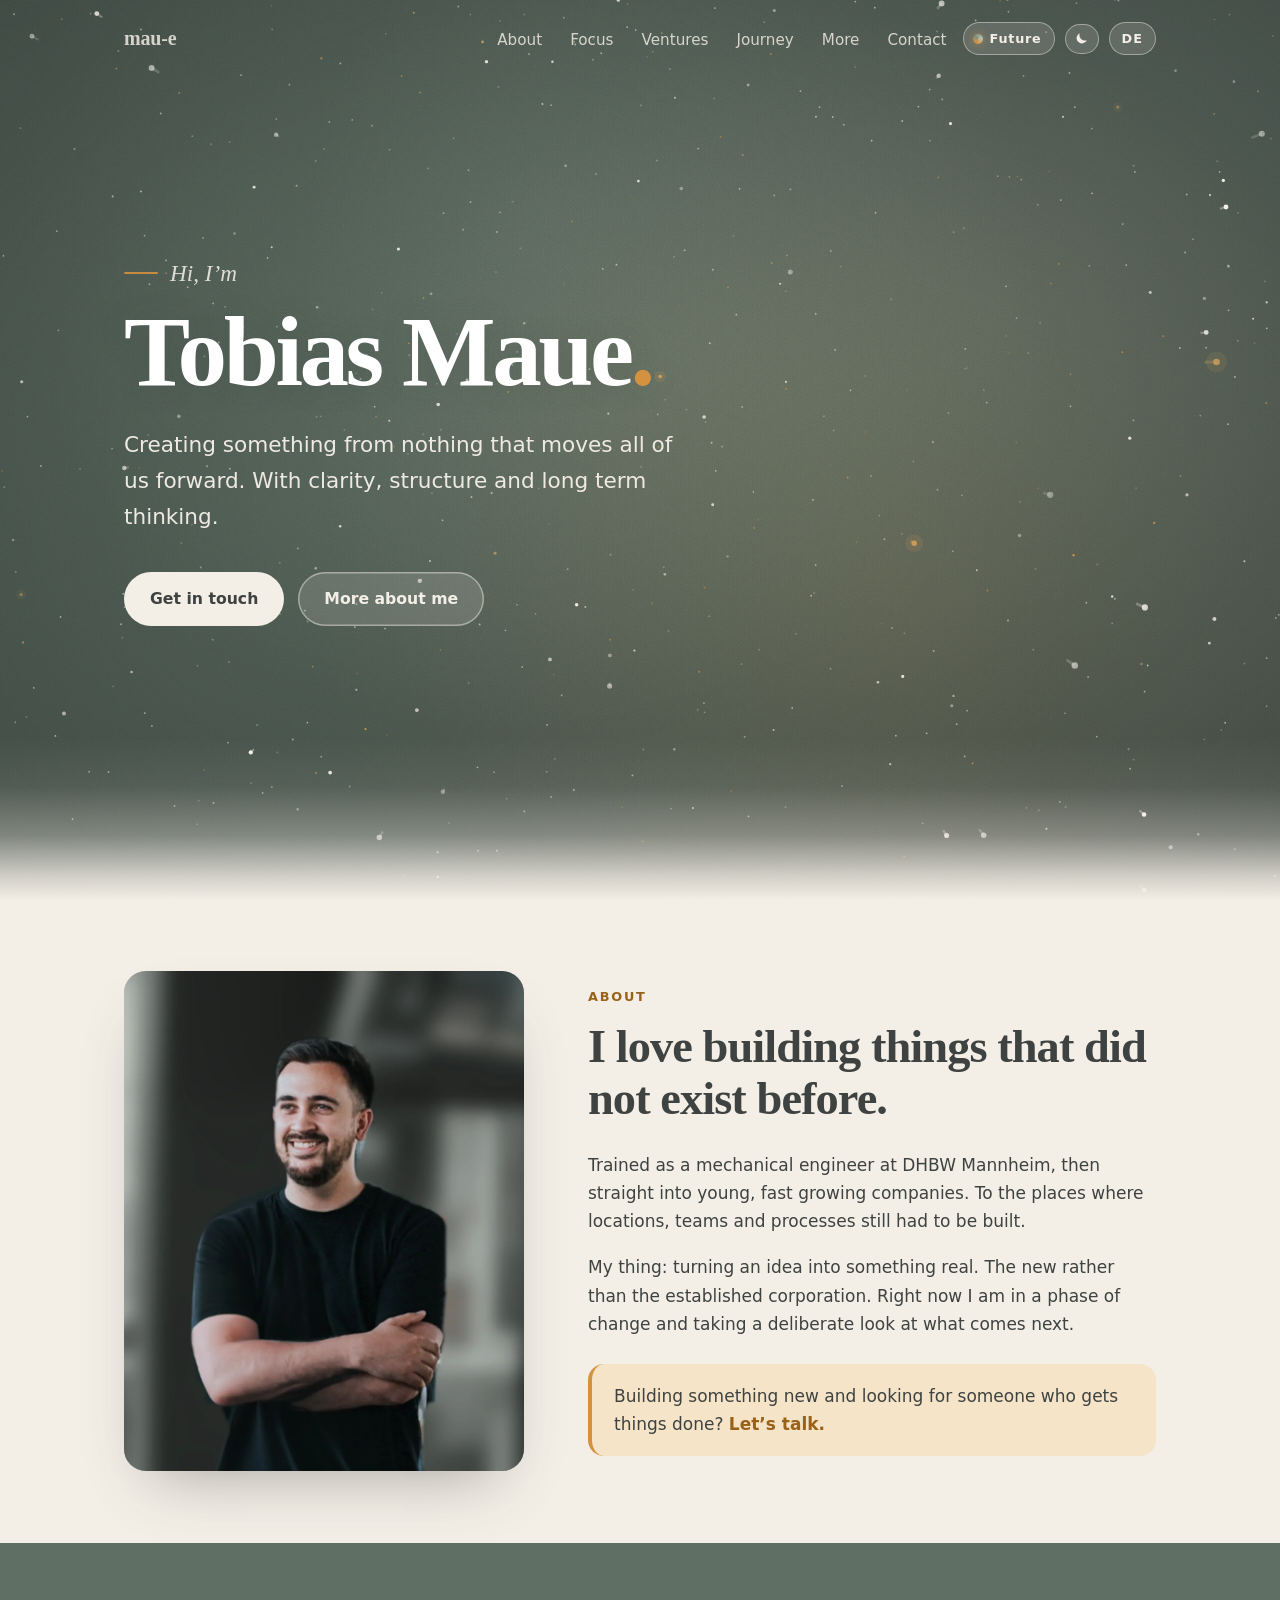
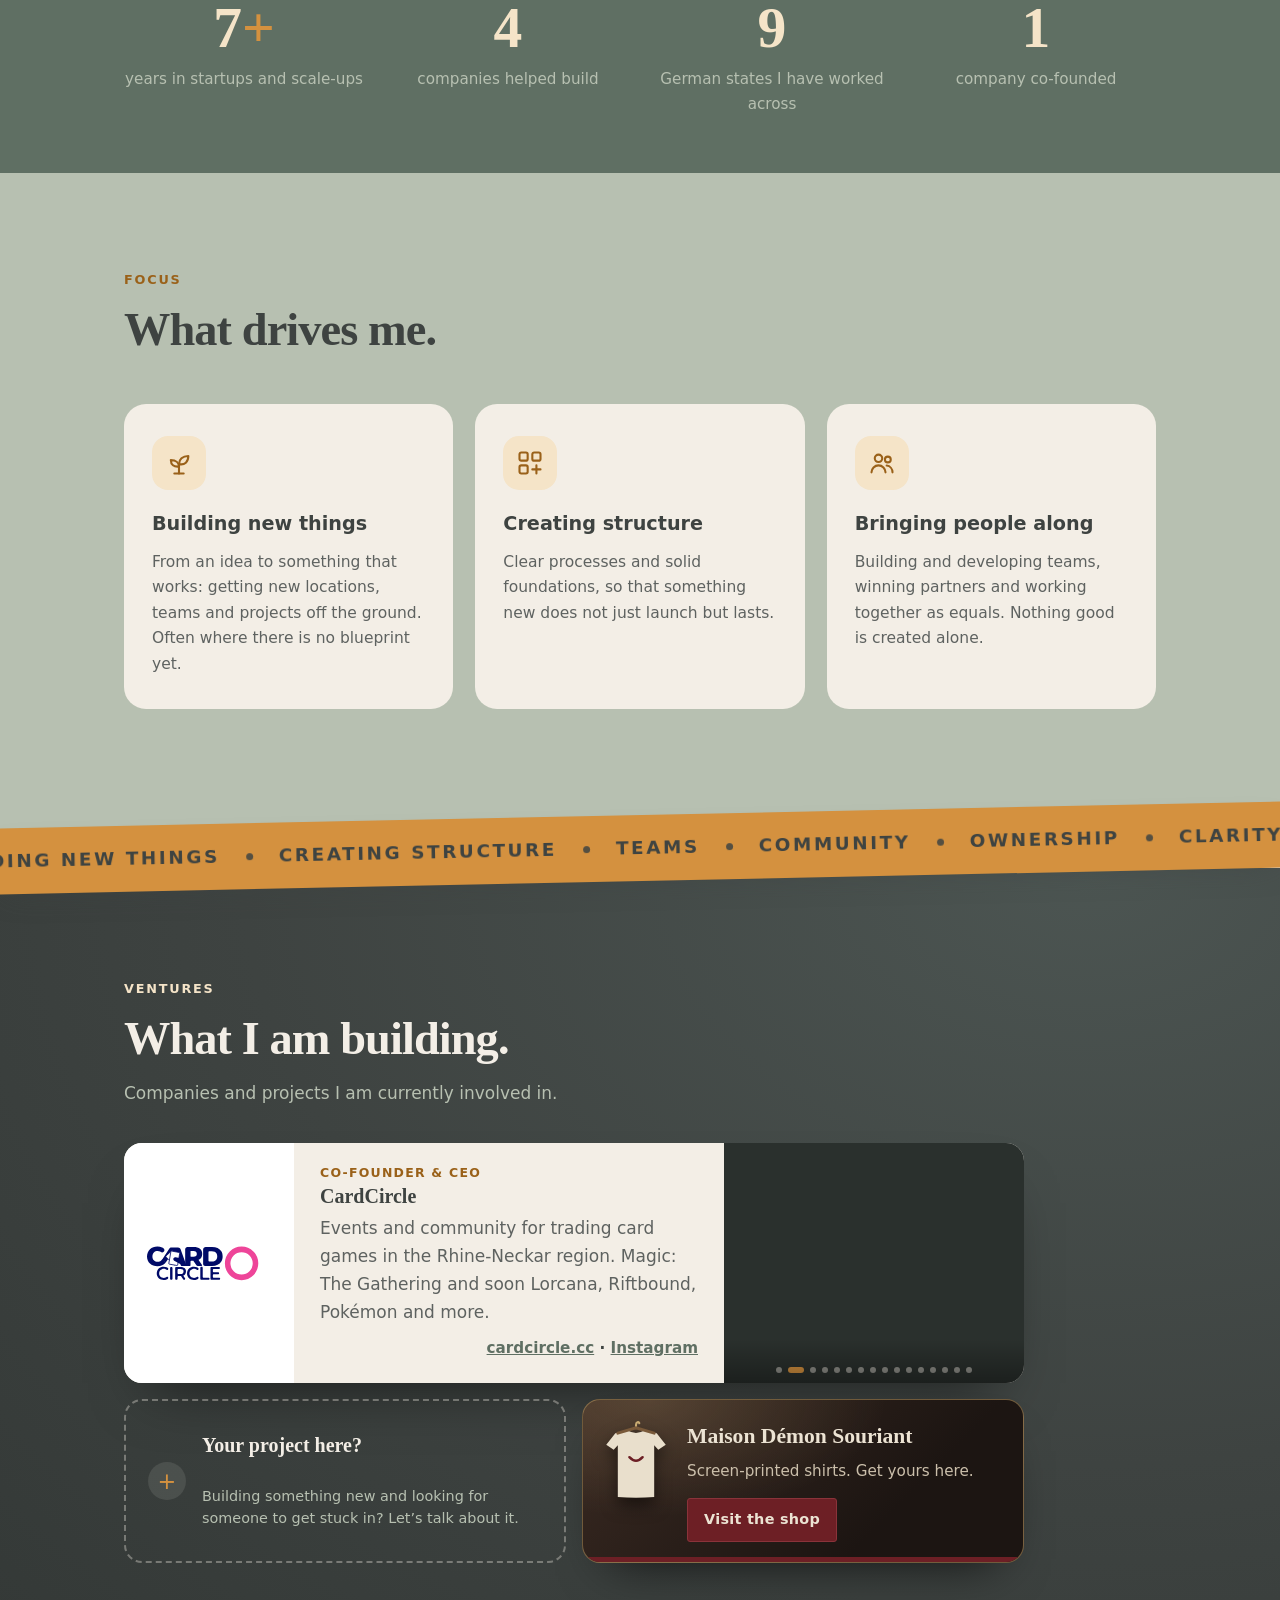
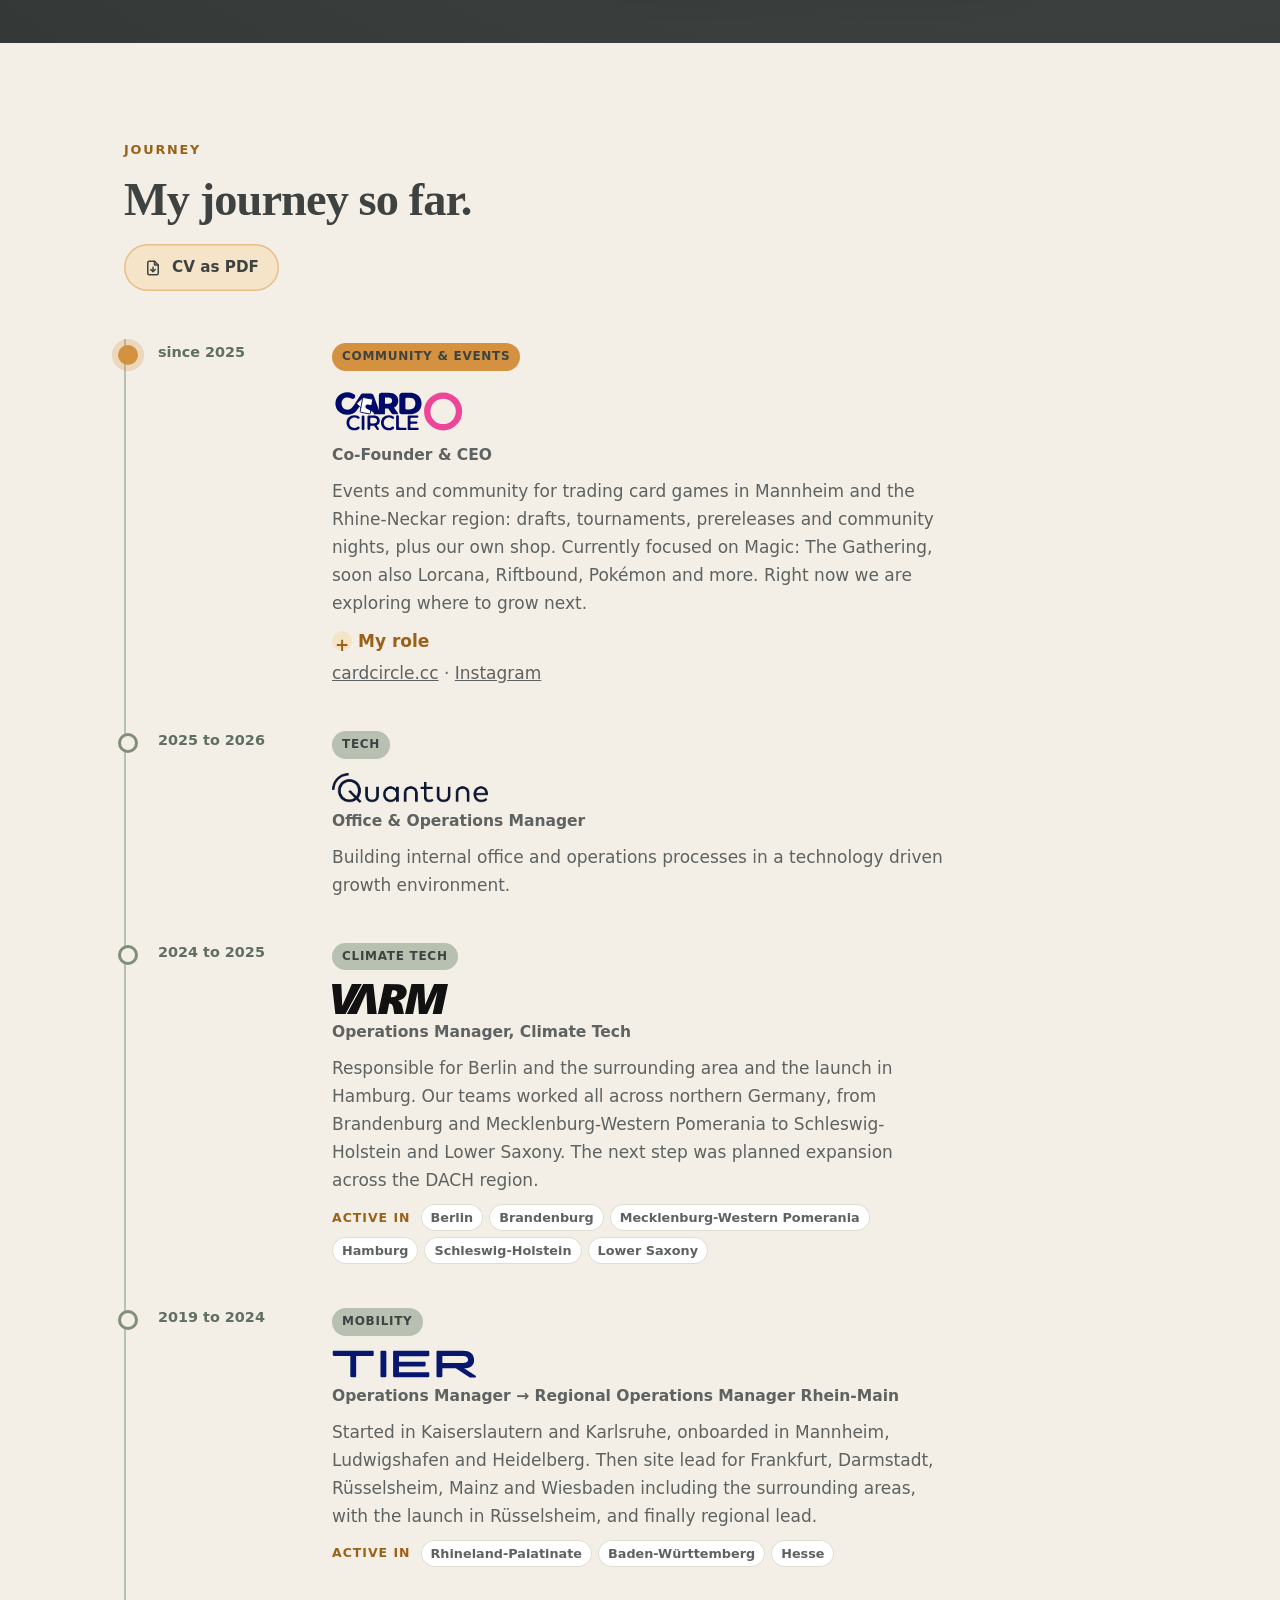
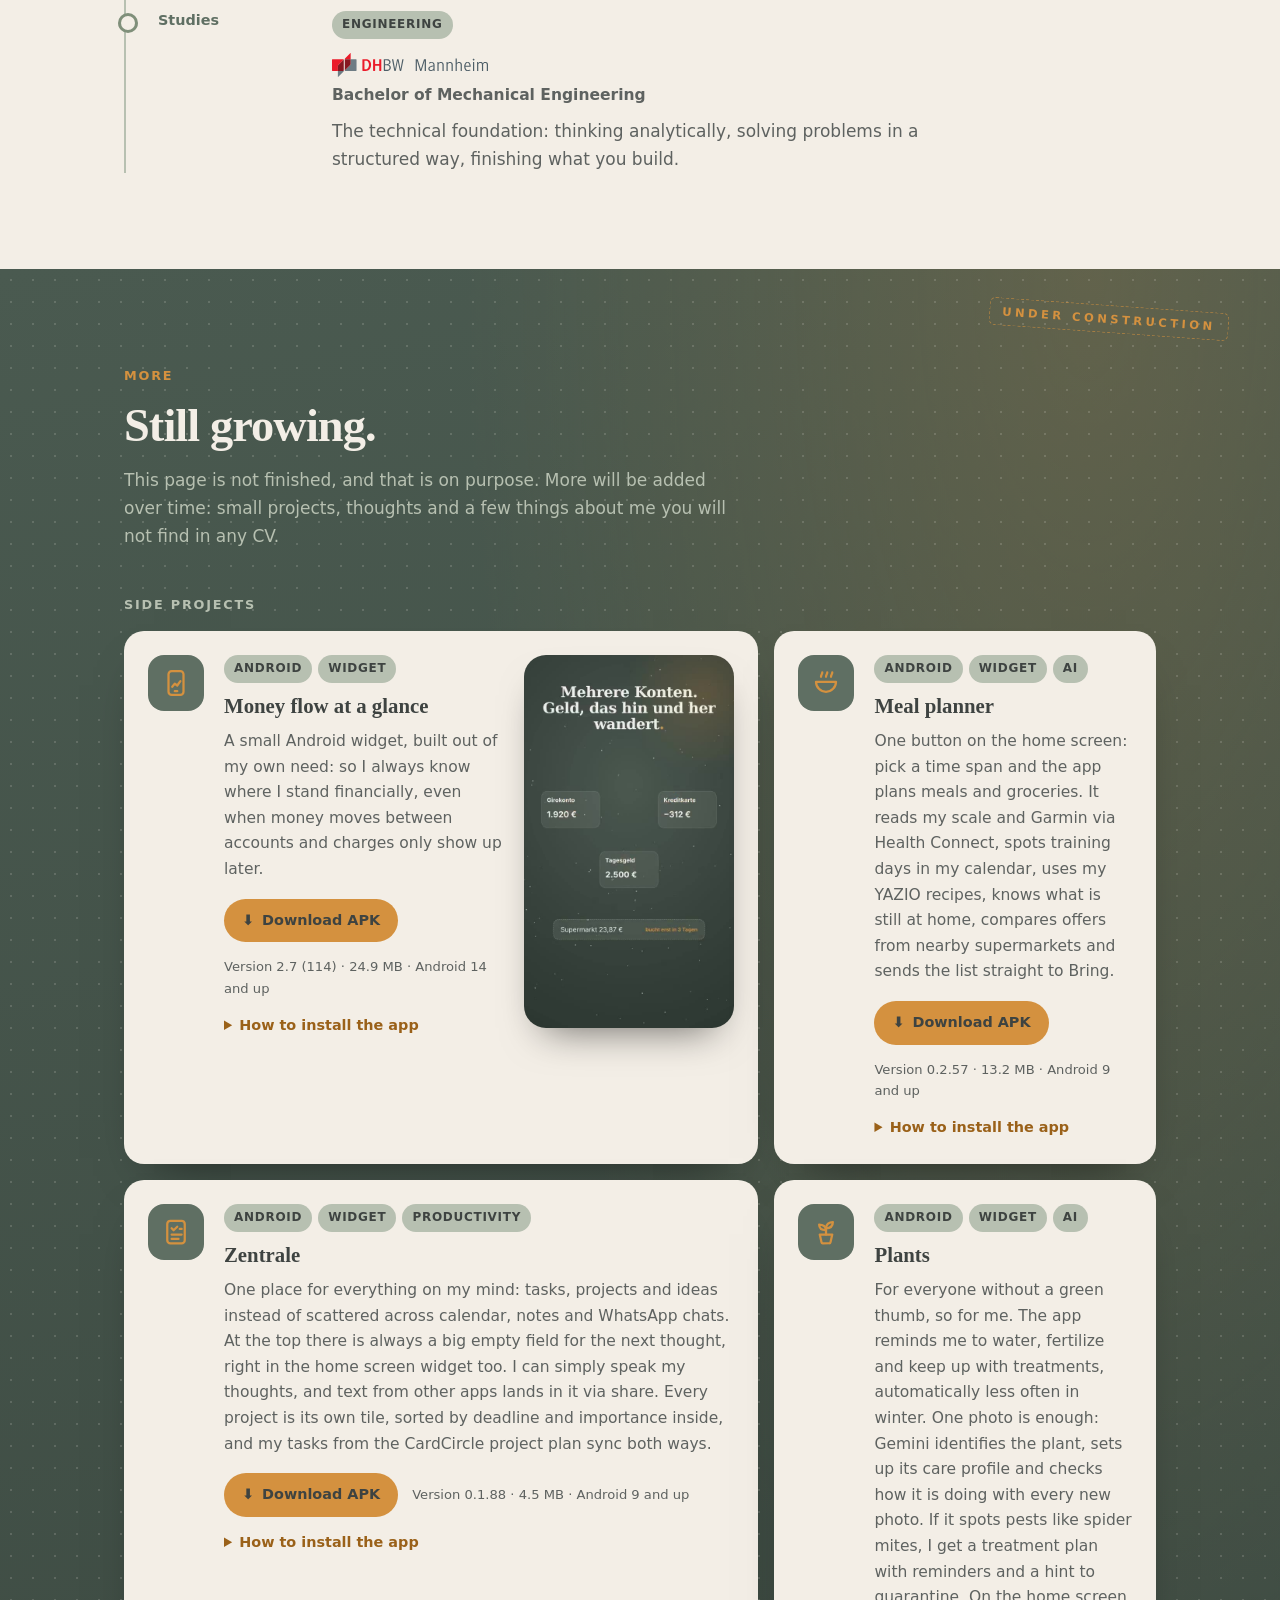
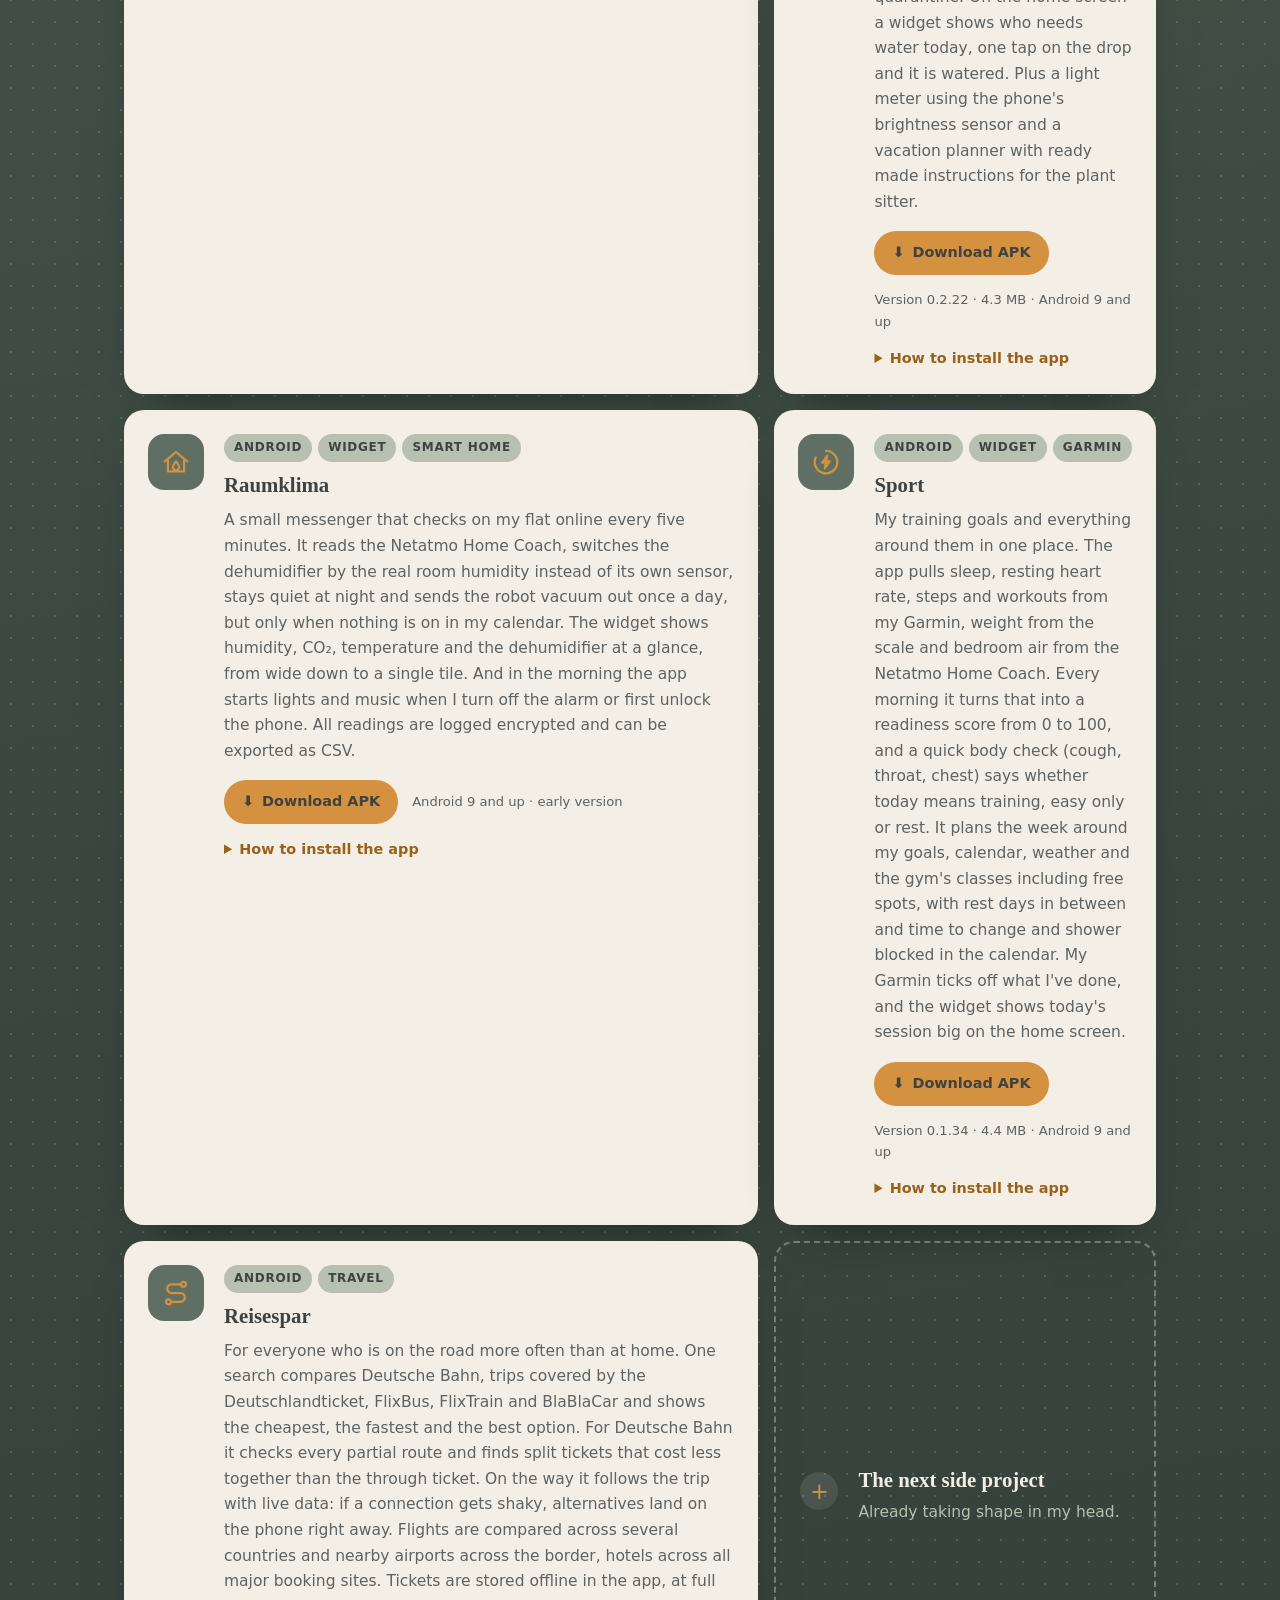
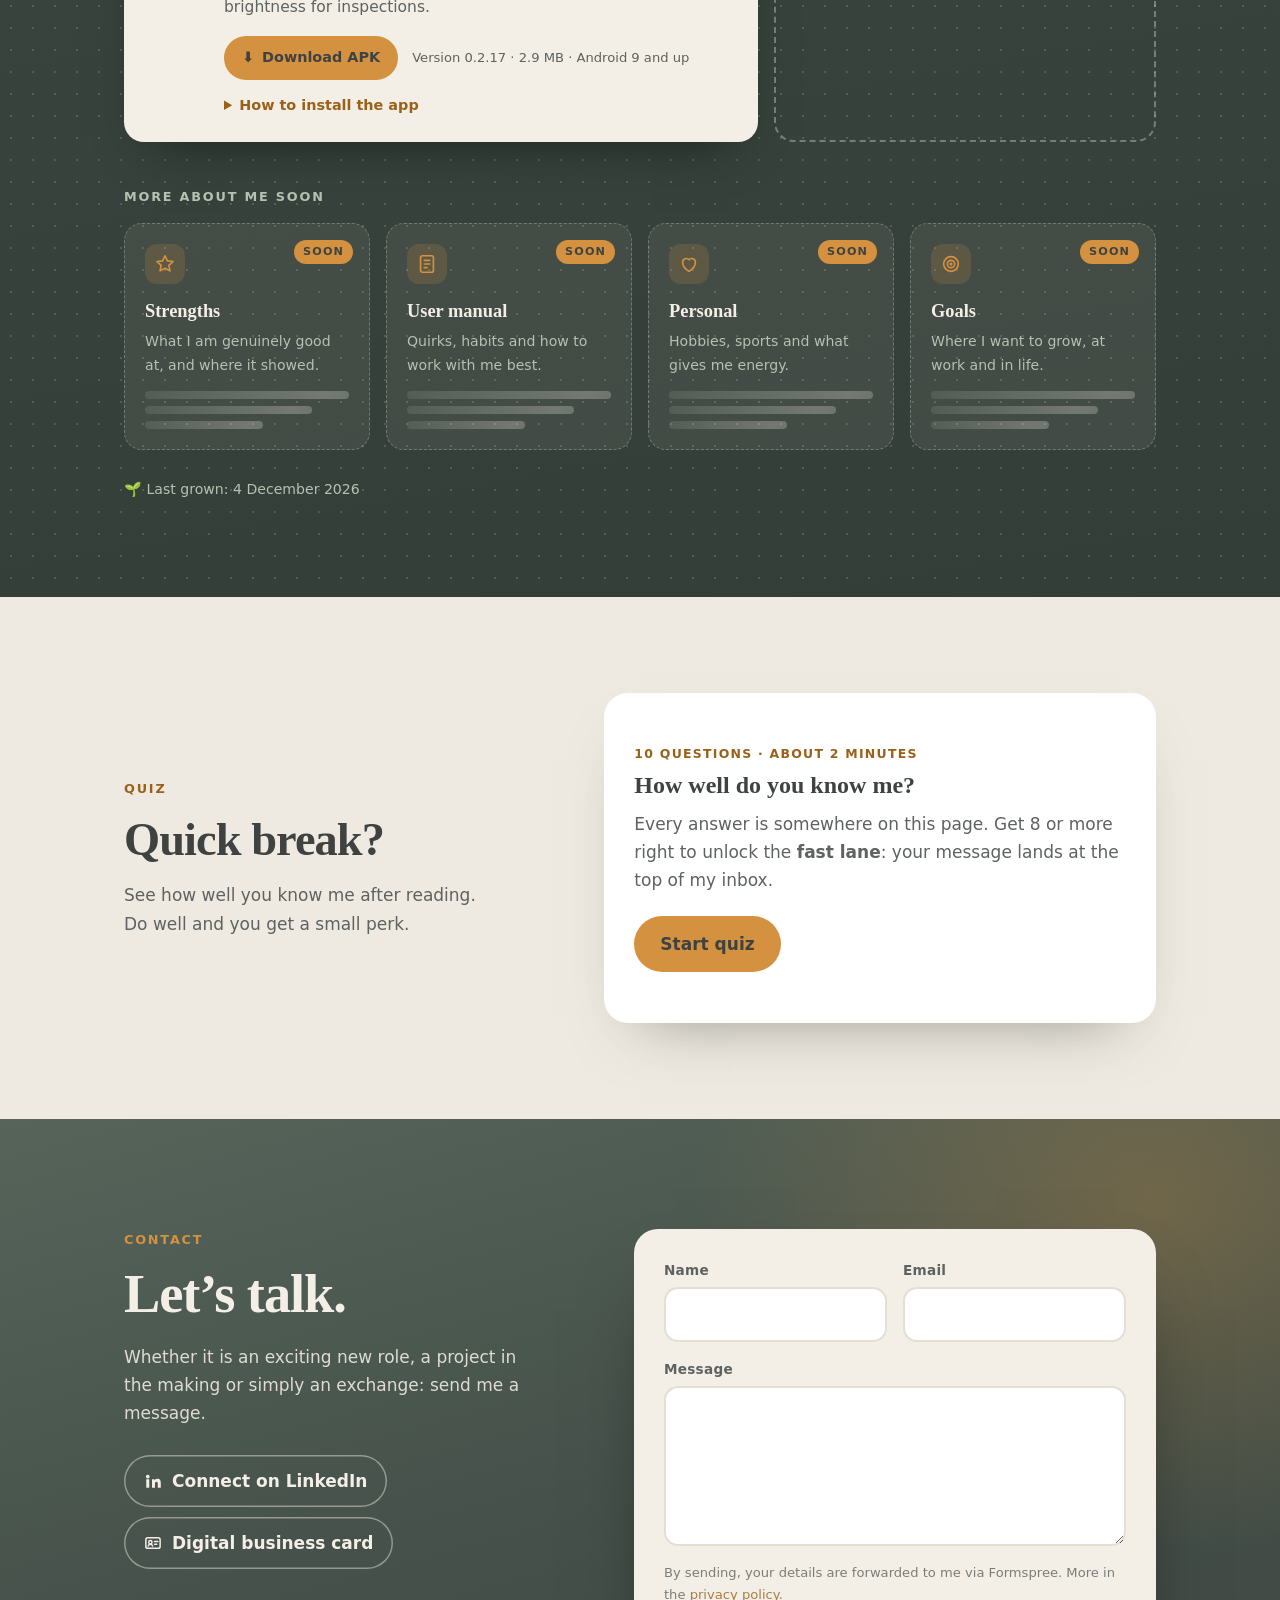
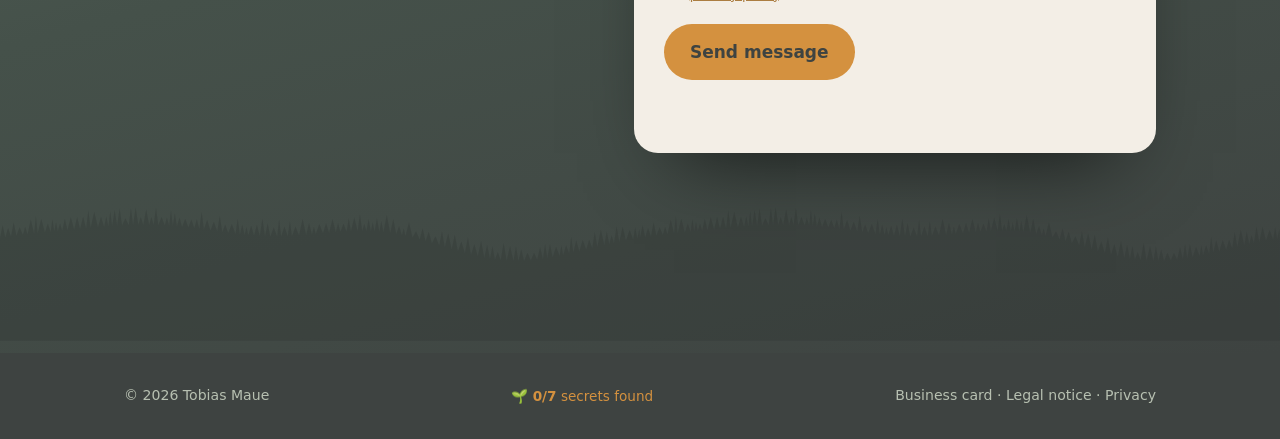
<file: index.html>
<!doctype html>
<!--

        ,
       /|      Oh, hallo!
      / |
     /__|      Verrückt, dass du es bis hierhin geschafft hast.
        |      Die meisten schauen sich nur die Seite an. Du schaust darunter.
        |
    ~~~~~~~~   Genau solche Leute möchte ich kennenlernen.

               Schreib mir einfach über das Kontaktformular auf mau-e.com
               oder auf LinkedIn: linkedin.com/in/tobiasmaue

               Tobias

               P.S. Ja, die Seite ist von Hand gebaut. Kein Baukasten.
               P.P.S. Auf der Seite sind 7 Geheimnisse versteckt.
                      Eines davon hast du gerade fast gefunden: Öffne die Konsole.

-->
<html lang="de">
<head>
  <meta charset="utf-8">
  <script>
    (function () {
      var t = null; try { t = localStorage.getItem('theme'); } catch (e) {}
      if (!t) t = window.matchMedia && matchMedia('(prefers-color-scheme: dark)').matches ? 'dark' : 'light';
      document.documentElement.setAttribute('data-theme', t);
      /* Zweites Layout „Future": schon vor dem ersten Zeichnen setzen, damit nichts flackert */
      var d = null; try { d = localStorage.getItem('design'); } catch (e) {}
      if (/[?&]layout=future/.test(location.search)) d = 'future';
      if (/[?&]layout=classic/.test(location.search)) d = 'classic';
      if (/[?&]layout=retro/.test(location.search)) d = 'retro';
      if (d === 'future' || d === 'retro') document.documentElement.setAttribute('data-design', d);
    })();
  </script>
  <meta name="viewport" content="width=device-width, initial-scale=1">
  <script>
    /* Besucherstatistik mit Umami (ohne Cookies). Aktiv, sobald hier die Website-ID eingetragen ist. */
    window.UMAMI = { id: 'e1f8c9f3-cc6d-4cf9-92c9-bbc2c82ef1c8', src: 'https://cloud.umami.is/script.js' };
    window.mauTrack = function (name, data) { try { if (window.umami && umami.track) umami.track(name, data); } catch (e) {} };
    (function () {
      if (!window.UMAMI.id || location.hostname !== 'mau-e.com') return;
      var s = document.createElement('script');
      s.defer = true; s.src = window.UMAMI.src;
      s.setAttribute('data-website-id', window.UMAMI.id);
      s.setAttribute('data-domains', 'mau-e.com');
      s.onload = function () {
        /* Link-Kennzeichnung, z. B. mau-e.com/?von=firma-xy */
        var p = new URLSearchParams(location.search), von = p.get('von');
        if (von) {
          setTimeout(function () {
            window.mauTrack('Link geöffnet', { von: von.slice(0, 60) });
            p.delete('von');
            var q = p.toString();
            history.replaceState(null, '', location.pathname + (q ? '?' + q : '') + location.hash);
          }, 800);
        }
      };
      document.head.appendChild(s);
    })();
  </script>
  <title>Tobias Maue | Mitgründer, Maschinenbauer und Aufbauer</title>
  <link rel="icon" href="favicon.svg?v=2" type="image/svg+xml">
  <link rel="icon" href="favicon-32.png?v=2" sizes="32x32" type="image/png">
  <link rel="icon" href="favicon-48.png?v=2" sizes="48x48" type="image/png">
  <link rel="icon" href="favicon-96.png?v=2" sizes="96x96" type="image/png">
  <link rel="icon" href="favicon-192.png?v=2" sizes="192x192" type="image/png">
  <link rel="shortcut icon" href="favicon.ico?v=2">
  <link rel="apple-touch-icon" href="apple-touch-icon.png?v=2">
  <link rel="manifest" href="site.webmanifest">
  <meta name="theme-color" content="#5F6F63">
  <meta name="description" content="Tobias Maue: Maschinenbauer (DHBW Mannheim), Mitgründer von CardCircle und Aufbauer. Erfahrung im Aufbau von Standorten und Teams bei TIER Mobility und VARM. Aus dem Nichts etwas schaffen, das uns alle ein Stück weiterbringt.">
  <meta name="author" content="Tobias Maue">
  <meta name="robots" content="index, follow, max-image-preview:large">
  <link rel="canonical" href="https://mau-e.com/">
  <link rel="alternate" type="text/markdown" href="https://mau-e.com/llms.txt" title="Zusammenfassung für KI-Systeme">

  <meta property="og:type" content="profile">
  <meta property="og:site_name" content="Tobias Maue">
  <meta property="og:url" content="https://mau-e.com/">
  <meta property="og:title" content="Tobias Maue | Mitgründer, Maschinenbauer und Aufbauer">
  <meta property="og:description" content="Aus dem Nichts etwas schaffen, das uns alle ein Stück weiterbringt.">
  <meta property="og:image" content="https://mau-e.com/img/og-image.jpg">
  <meta property="og:image:width" content="1200">
  <meta property="og:image:height" content="630">
  <meta property="og:image:alt" content="Tobias Maue, mit dem Satz: Aus dem Nichts etwas schaffen, das uns alle ein Stück weiterbringt.">
  <meta property="og:locale" content="de_DE">
  <meta property="og:locale:alternate" content="en_GB">
  <meta property="profile:first_name" content="Tobias">
  <meta property="profile:last_name" content="Maue">
  <meta name="twitter:card" content="summary_large_image">
  <meta name="twitter:title" content="Tobias Maue | Mitgründer, Maschinenbauer und Aufbauer">
  <meta name="twitter:description" content="Aus dem Nichts etwas schaffen, das uns alle ein Stück weiterbringt.">
  <meta name="twitter:image" content="https://mau-e.com/img/og-image.jpg">

  <script type="application/ld+json">
{
  "@context": "https://schema.org",
  "@graph": [
    {
      "@type": "WebSite",
      "@id": "https://mau-e.com/#website",
      "url": "https://mau-e.com/",
      "name": "Tobias Maue",
      "inLanguage": [
        "de",
        "en"
      ],
      "publisher": {
        "@id": "https://mau-e.com/#person"
      }
    },
    {
      "@type": "ProfilePage",
      "@id": "https://mau-e.com/#profile",
      "url": "https://mau-e.com/",
      "name": "Tobias Maue | Mitgründer, Maschinenbauer und Aufbauer",
      "isPartOf": {
        "@id": "https://mau-e.com/#website"
      },
      "about": {
        "@id": "https://mau-e.com/#person"
      },
      "mainEntity": {
        "@id": "https://mau-e.com/#person"
      },
      "inLanguage": "de",
      "dateModified": "2026-10-28",
      "primaryImageOfPage": {
        "@type": "ImageObject",
        "url": "https://mau-e.com/img/tobias-maue.jpg"
      }
    },
    {
      "@type": "Person",
      "@id": "https://mau-e.com/#person",
      "name": "Tobias Maue",
      "givenName": "Tobias",
      "familyName": "Maue",
      "url": "https://mau-e.com/",
      "image": "https://mau-e.com/img/tobias-maue.jpg",
      "jobTitle": "Co-Founder & CEO, CardCircle",
      "description": "Maschinenbauer und Mitgründer, der gern Neues aufbaut: Standorte, Teams, Strukturen und Unternehmen.",
      "worksFor": {
        "@id": "https://mau-e.com/#cardcircle"
      },
      "alumniOf": {
        "@type": "CollegeOrUniversity",
        "name": "DHBW Mannheim",
        "url": "https://www.mannheim.dhbw.de/"
      },
      "hasCredential": {
        "@type": "EducationalOccupationalCredential",
        "credentialCategory": "Bachelor",
        "name": "Bachelor Maschinenbau",
        "recognizedBy": {
          "@type": "CollegeOrUniversity",
          "name": "DHBW Mannheim"
        }
      },
      "knowsAbout": [
        "Aufbau neuer Standorte",
        "Teamaufbau und Führung",
        "Operations",
        "Prozessaufbau",
        "Strategische Planung",
        "Community und Events",
        "Sammelkartenspiele",
        "Maschinenbau"
      ],
      "knowsLanguage": [
        "de",
        "en"
      ],
      "sameAs": [
        "https://www.linkedin.com/in/tobiasmaue"
      ]
    },
    {
      "@type": "Organization",
      "@id": "https://mau-e.com/#cardcircle",
      "name": "CardCircle",
      "url": "https://cardcircle.cc",
      "logo": "https://mau-e.com/img/cardcircle.svg",
      "description": "Events und Community für Sammelkartenspiele in Mannheim und der Rhein-Neckar-Region. Aktuell mit Fokus auf Magic: The Gathering.",
      "sameAs": [
        "https://www.instagram.com/cardcircle"
      ],
      "founder": {
        "@id": "https://mau-e.com/#person"
      },
      "areaServed": "Rhein-Neckar-Region"
    }
  ]
}
  </script>
  <style>
    :root {
      --offwhite: #F3EEE6;
      --offwhite-light: #EFEAE1;
      --light-sage: #B7C0B1;
      --muted-sage: #8E9B8C;
      --sage: #7F8F7A;
      --deep-sage: #5F6F63;
      --graphite: #5E6260;
      --charcoal: #3E4341;
      --clay: #D4913F;      /* Akzent: Bernstein, warmes Licht über dem Wald */
      --clay-deep: #9A6119;
      --clay-soft: #F5E4C8;
      --radius: 22px;
      --max: 1080px;
      --serif: "Iowan Old Style", "Palatino Linotype", Palatino, "Book Antiqua", Georgia, serif;
      --sans: -apple-system, BlinkMacSystemFont, "Segoe UI", system-ui, Roboto, "Helvetica Neue", Arial, sans-serif;
    }
    * { box-sizing: border-box; margin: 0; padding: 0; }
    html { scroll-behavior: smooth; }
    body {
      background: var(--offwhite);
      color: var(--charcoal);
      font-family: var(--sans);
      font-size: 17px;
      line-height: 1.65;
      -webkit-font-smoothing: antialiased;
    }
    a { color: inherit; }
    html, body { overflow-x: clip; }
    .wrap { max-width: var(--max); margin: 0 auto; padding: 0 24px; }

    /* ---------- Hero: Graphite oben, Wellen in Sage, darunter Off-White ---------- */
    .hero {
      position: relative;
      background: radial-gradient(120% 90% at 50% 40%, #4F5D54 0%, #3F4A44 45%, #343C38 100%);
      padding-bottom: 200px;
      overflow: hidden;
    }
    .hero { min-height: 100vh; min-height: 100svh; padding-bottom: 0; display: flex; flex-direction: column; }
    .hero > .wrap { position: relative; z-index: 3; flex: 1; width: 100%; display: flex; flex-direction: column; justify-content: center; padding-top: 70px; padding-bottom: 90px; }
    /* Lebendiger Hintergrund: weiche Farbflächen aus der Palette, die langsam ineinanderfließen */
    #depth { position: absolute; inset: 0; width: 100%; height: 100%; display: block; z-index: 0; pointer-events: none; }
    .hero-fade { position: absolute; left: 0; right: 0; bottom: 0; height: 18%; z-index: 2; pointer-events: none;
      background: linear-gradient(180deg, rgba(243,238,230,0) 0%, rgba(243,238,230,.08) 30%, rgba(243,238,230,.35) 60%, rgba(243,238,230,.8) 85%, var(--offwhite) 100%); }
    [data-theme="dark"] .hero-fade { background: linear-gradient(180deg, rgba(31,35,33,0) 0%, rgba(31,35,33,.6) 55%, #1F2321 100%); }
    .grain { position: absolute; inset: 0; z-index: 1; pointer-events: none; opacity: .18; mix-blend-mode: overlay;
      background-image: url("data:image/svg+xml,%3Csvg xmlns='http://www.w3.org/2000/svg' width='180' height='180'%3E%3Cfilter id='n'%3E%3CfeTurbulence type='fractalNoise' baseFrequency='.9' numOctaves='2' stitchTiles='stitch'/%3E%3C/filter%3E%3Crect width='100%25' height='100%25' filter='url(%23n)'/%3E%3C/svg%3E"); }
    .fade { position: absolute; left: 0; right: 0; bottom: 0; height: 28%; z-index: 2; pointer-events: none;
      background: linear-gradient(180deg, rgba(243,238,230,0) 0%, rgba(243,238,230,.6) 60%, var(--offwhite) 100%); }
    /* Über mich schiebt sich als abgerundete Fläche über den Seitenanfang */
    .about { position: relative; z-index: 4; margin-top: -1px; background: var(--offwhite); --p: 0;
      border-radius: calc(var(--p) * 44px) calc(var(--p) * 44px) 0 0;
      transform: translateY(calc(var(--p) * -70px));
      box-shadow: 0 -26px 50px -28px rgba(62, 67, 65, calc(var(--p) * .6)); }

    .topbar {
      position: fixed; top: 0; left: 0; right: 0; z-index: 50;
      transition: background .3s, box-shadow .3s, backdrop-filter .3s;
    }
    .topbar.scrolled {
      background: rgba(94, 98, 96, .88);
      -webkit-backdrop-filter: blur(12px); backdrop-filter: blur(12px);
      box-shadow: 0 6px 24px -12px rgba(62, 67, 65, .6);
    }
    nav {
      display: flex; justify-content: space-between; align-items: center; gap: 16px;
      padding: 22px 0;
      color: var(--offwhite-light);
      transition: padding .3s;
    }
    .topbar.scrolled nav { padding: 12px 0; }
    nav a.active { opacity: 1; box-shadow: 0 2px 0 var(--clay); }
    section { scroll-margin-top: 64px; }
    .logo { font-family: var(--serif); font-weight: 600; font-size: 1.25rem; text-decoration: none; letter-spacing: -.01em; }
    nav ul { list-style: none; display: flex; gap: 28px; }
    nav a { text-decoration: none; font-size: .95rem; font-weight: 500; opacity: .85; transition: opacity .2s; }
    nav a:hover { opacity: 1; }

    .hero-content { position: relative; z-index: 3; max-width: 760px; }
    .eyebrow {
      display: inline-flex; align-items: center; gap: 12px;
      font-family: var(--serif); font-style: italic; font-size: clamp(1.15rem, 2.4vw, 1.45rem);
      color: var(--offwhite-light); opacity: .9;
      margin-bottom: 10px;
    }
    .eyebrow::before { content: ""; width: 34px; height: 2px; border-radius: 2px; background: var(--clay); }
    h1 {
      font-family: var(--serif);
      font-weight: 600;
      font-size: clamp(3rem, 9vw, 6.2rem);
      line-height: 1.0;
      letter-spacing: -.035em;
      color: #fff;
      text-shadow: 0 2px 30px rgba(62, 67, 65, .18);
    }
    h1 .dot { color: var(--clay); }
    .lead {
      margin-top: 26px;
      font-size: clamp(1.1rem, 2.2vw, 1.35rem);
      color: var(--offwhite-light);
      max-width: 560px;
    }
    .cta { margin-top: 38px; display: flex; gap: 14px; flex-wrap: wrap; }
    .btn {
      display: inline-block; text-decoration: none;
      padding: 14px 26px; border-radius: 999px;
      font-weight: 600; font-size: .98rem;
      transition: transform .2s, background .2s;
    }
    .btn:hover { transform: translateY(-2px); }
    .btn-primary { background: var(--offwhite); color: var(--charcoal); }
    .btn-primary:hover { background: #fff; }
    .btn-ghost { background: rgba(243, 238, 230, .14); color: var(--offwhite); box-shadow: inset 0 0 0 1.5px rgba(243, 238, 230, .45); }
    .btn-ghost:hover { background: rgba(243, 238, 230, .24); }

    /* ---------- Sektionen ---------- */
    section { padding: 96px 0; }
    .about { padding: 72px 0; }
    .section-label {
      font-size: .8rem; font-weight: 600; letter-spacing: .14em; text-transform: uppercase;
      color: var(--clay-deep); margin-bottom: 14px;
    }
    h2 {
      font-family: var(--serif); font-weight: 600;
      font-size: clamp(2rem, 4.5vw, 2.9rem); line-height: 1.12; letter-spacing: -.02em;
      color: var(--charcoal); max-width: 720px;
    }

    .about-grid { display: grid; grid-template-columns: auto 1fr; gap: 64px; align-items: center; }
    .about-text h2 { margin-bottom: 26px; }
    .portrait {
      /* Foto passt komplett in den Bildschirm: Höhe max. Fensterhöhe minus Leiste und Abstände */
      width: min(400px, calc((100vh - 180px) * 0.8));
      width: min(400px, calc((100svh - 180px) * 0.8));
      aspect-ratio: 4 / 5; border-radius: var(--radius); overflow: hidden; margin: 0;
      background: linear-gradient(160deg, var(--light-sage), var(--muted-sage));
      display: grid; place-items: center;
      color: var(--offwhite); font-family: var(--serif); font-size: 4.5rem; font-weight: 600;
      box-shadow: 0 30px 60px -30px rgba(62, 67, 65, .45);
    }
    .portrait img { width: 100%; height: 100%; object-fit: cover; display: block; }
    .about-text p + p { margin-top: 18px; }
    .callout { margin-top: 26px !important; padding: 18px 22px; border-radius: 16px; background: var(--clay-soft); color: var(--charcoal); font-weight: 500; border-left: 4px solid var(--clay); }
    .callout a { color: var(--clay-deep); font-weight: 700; text-decoration: none; }
    .callout a:hover { color: var(--charcoal); }

    .work { background: var(--light-sage); padding-bottom: 120px; }
    .cards { display: grid; grid-template-columns: repeat(3, 1fr); gap: 22px; margin-top: 48px; }
    .card {
      background: var(--offwhite); border-radius: var(--radius);
      padding: 32px 28px;
      transition: transform .25s, box-shadow .25s;
    }
    .card:hover { transform: translateY(-4px); box-shadow: 0 24px 48px -28px rgba(62, 67, 65, .5); }
    .card .num { font-family: var(--serif); font-size: 1rem; color: var(--sage); font-weight: 600; }
    .card h3 { font-size: 1.2rem; margin: 14px 0 10px; color: var(--charcoal); }
    .card p { font-size: .97rem; color: var(--graphite); }

    .contact { position: relative; overflow: hidden; color: var(--offwhite); padding: 110px 0 200px;
      background: radial-gradient(60% 70% at 90% 10%, rgba(212,145,63,.28) 0%, transparent 60%), linear-gradient(165deg, #56645a 0%, #45514a 45%, var(--charcoal) 100%); }
    .contact .wrap { position: relative; z-index: 2; display: grid; grid-template-columns: 1fr 1.15fr; gap: 56px; align-items: start; }
    .contact .section-label { color: var(--clay); }
    .contact h2 { color: var(--offwhite); font-size: clamp(2.4rem, 5vw, 3.4rem); }
    .contact .intro p { margin-top: 18px; color: var(--offwhite-light); opacity: .9; max-width: 420px; }
    .contact .alt { margin-top: 28px; font-size: .98rem; }
    .contact .alt a { color: var(--clay); font-weight: 700; }
    .li-btn { display: inline-flex; align-items: center; gap: 10px; margin-top: 28px; padding: 12px 20px; border-radius: 999px; text-decoration: none; font-weight: 700;
      color: var(--offwhite); box-shadow: inset 0 0 0 1.5px rgba(243,238,230,.45); transition: background .2s, box-shadow .2s; }
    .li-btn:hover { background: rgba(243,238,230,.12); box-shadow: inset 0 0 0 1.5px var(--clay); }
    .li-btn svg { width: 18px; height: 18px; }
    .contact-card { background: var(--offwhite); color: var(--charcoal); border-radius: 24px; padding: 30px; box-shadow: 0 40px 80px -40px rgba(0,0,0,.7); }
    .contact .contact-card .btn-primary { background: var(--clay); color: var(--charcoal); margin-top: 0; }
    .contact .contact-card .btn-primary:hover { background: #e3a457; }
    .night { position: absolute; left: 0; right: 0; bottom: 0; height: 190px; z-index: 1; pointer-events: none; overflow: hidden; opacity: .9; }
    .night .ridge { --rh: 100%; }
    .night .n1 { --dur: 240s; opacity: .35; } .night .n2 { --dur: 160s; opacity: .6; }
    @media (max-width: 820px) {
      .contact { padding: 72px 0 64px; }
      .night { display: none; }
      .contact .wrap { grid-template-columns: 1fr; gap: 32px; text-align: center; }
      .contact .intro p { margin-left: auto; margin-right: auto; }
      .contact-card { text-align: left; padding: 22px; }
    }

    footer {
      background: var(--charcoal); color: var(--light-sage);
      padding: 28px 0; font-size: .88rem;
    }
    footer .wrap { display: flex; justify-content: space-between; flex-wrap: wrap; gap: 12px; }
    footer a { text-decoration: none; }
    footer a:hover { color: var(--offwhite); }


    /* ---------- Stationen ---------- */
    .timeline { list-style: none; margin-top: 48px; border-left: 2px solid var(--light-sage); }
    .timeline li { display: grid; grid-template-columns: 150px 1fr; gap: 24px; padding: 0 0 40px 32px; position: relative; }
    .timeline li:last-child { padding-bottom: 0; }
    .timeline li::before {
      content: ""; position: absolute; left: -8px; top: 6px;
      width: 14px; height: 14px; border-radius: 50%;
      background: var(--offwhite); border: 3px solid var(--sage);
    }
    .timeline li:first-child::before { background: var(--clay); border-color: var(--clay); box-shadow: 0 0 0 6px rgba(212,145,63,.25); }
    .timeline .when { font-size: .9rem; font-weight: 600; color: var(--deep-sage); padding-top: 2px; }
    .timeline h3 { font-family: var(--serif); font-size: 1.35rem; color: var(--charcoal); line-height: 1.3; }
    .timeline .role { font-weight: 600; color: var(--graphite); margin: 2px 0 8px; font-size: .97rem; }
    .timeline p { color: var(--graphite); max-width: 620px; }


    /* ---------- Kontaktformular ---------- */
    .contact-form { text-align: left; }
    .contact-form .row { display: grid; grid-template-columns: 1fr 1fr; gap: 16px; }
    .contact-form label { display: block; font-size: .85rem; font-weight: 600; color: var(--graphite); margin-bottom: 16px; letter-spacing: .02em; }
    .contact-form input, .contact-form textarea {
      display: block; width: 100%; margin-top: 6px;
      font: inherit; font-size: 1rem; color: var(--charcoal);
      background: #fff; border: 2px solid #E4DED3; border-radius: 14px;
      padding: 12px 14px; outline: none; transition: border-color .2s;
    }
    .contact-form textarea { resize: vertical; min-height: 130px; }
    .contact-form input:focus, .contact-form textarea:focus { border-color: var(--clay); }
    .contact-form .hp { position: absolute; left: -9999px; width: 1px; height: 1px; opacity: 0; }
    .contact-form .form-note { font-size: .82rem; margin: 0 0 18px; max-width: none; opacity: .8; }
    .contact-form .form-note { color: var(--graphite); }
    .contact-form .form-note a { color: var(--clay-deep); }
    .contact-form .btn { margin-top: 0; border: 0; cursor: pointer; font: inherit; font-weight: 600; }
    .contact-form .btn:disabled { opacity: .6; cursor: default; transform: none; }
    .form-status { margin: 16px 0 0; font-weight: 600; min-height: 1.6em; max-width: none; }
    @media (max-width: 600px) { .contact-form .row { grid-template-columns: 1fr; gap: 0; } }


    [hidden] { display: none !important; }
    /* ---------- Unternehmen / Logo-Laufband ---------- */
    .ventures { background: radial-gradient(120% 140% at 85% 0%, #4c5552 0%, var(--charcoal) 55%, #343937 100%); color: var(--offwhite); padding-top: 110px; padding-bottom: 80px; }
    .ventures .section-label { color: var(--clay-soft); }
    .ventures h2 { color: var(--offwhite); }
    .ventures .ventures-intro { color: var(--light-sage); }
    .ventures-intro { margin-top: 14px; max-width: 560px; }
    .venture-grid { display: grid; grid-template-columns: 1fr 1fr; gap: 16px; margin-top: 36px; max-width: 900px; }
    .venture { border-radius: 18px; padding: 18px 22px; text-decoration: none; transition: transform .3s, box-shadow .3s, border-color .3s; }
    .venture h3 { font-family: var(--serif); font-size: 1.25rem; line-height: 1.2; }
    .venture.main { grid-column: 1 / -1; display: grid; grid-template-columns: 200px 1fr; gap: 0; padding: 0; overflow: hidden; background: var(--offwhite); color: var(--charcoal); box-shadow: 0 30px 60px -30px rgba(0,0,0,.6); }
    .v-logo { display: grid; place-items: center; padding: 20px; background: #fff; }
    .v-logo img { width: 100%; max-width: 150px; transition: transform .4s; }
    .venture.main:hover .v-logo img { transform: scale(1.05); }
    .v-body { padding: 20px 26px; }
    .venture.main.has-gallery { grid-template-columns: 170px 1fr 300px; }
    .v-gallery { position: relative; overflow: hidden; background: #2A302D; min-height: 240px; }
    .g-track { position: absolute; inset: 0; }
    .g-track figure { position: absolute; inset: 0; margin: 0; opacity: 0; transition: opacity .9s ease; }
    .g-track figure.on { opacity: 1; }
    .g-track img { width: 100%; height: 100%; object-fit: cover; display: block; transform: scale(1.06); transition: transform 4.5s ease-out; }
    .g-track figure.on img { transform: scale(1); }
    .v-gallery::after { content: ""; position: absolute; left: 0; right: 0; bottom: 0; height: 44px; background: linear-gradient(180deg, transparent, rgba(0,0,0,.35)); pointer-events: none; }
    .g-nav { position: absolute; top: 50%; transform: translateY(-50%); width: 34px; height: 34px; border-radius: 50%; border: 0; cursor: pointer;
      background: rgba(243,238,230,.85); color: #3E4341; font-size: 1.3rem; line-height: 1; opacity: 0; transition: opacity .2s; }
    .v-gallery:hover .g-nav, .g-nav:focus-visible { opacity: 1; }
    .g-prev { left: 10px; } .g-next { right: 10px; }
    .g-dots { position: absolute; left: 0; right: 0; bottom: 10px; display: flex; justify-content: center; gap: 6px; }
    .g-dots i { width: 6px; height: 6px; border-radius: 50%; background: rgba(243,238,230,.5); transition: background .3s, width .3s; }
    .g-dots i.on { background: var(--clay); width: 16px; border-radius: 4px; }
    .v-role { font-size: .78rem; font-weight: 700; letter-spacing: .1em; text-transform: uppercase; color: var(--clay-deep); }
    .v-text { color: var(--graphite); margin-top: 6px; }
    .v-links { margin-top: 10px; text-align: right; font-weight: 600; font-size: .95rem; }
    .v-links a { color: var(--deep-sage); }
    .next-event { display: grid; grid-template-columns: auto 1fr auto; gap: 18px; align-items: center; margin-top: 12px; padding: 10px 12px; border-radius: 14px; background: var(--clay-soft); }
    .ne-date { width: 52px; height: 54px; border-radius: 12px; background: var(--clay); color: var(--charcoal); display: grid; place-content: center; text-align: center; line-height: 1; }
    .ne-day { font-family: var(--serif); font-size: 1.4rem; font-weight: 700; }
    .ne-mon { font-size: .75rem; font-weight: 800; letter-spacing: .1em; text-transform: uppercase; margin-top: 4px; }
    .ne-info { display: flex; flex-direction: column; min-width: 0; }
    .ne-label { font-size: .72rem; font-weight: 800; letter-spacing: .12em; text-transform: uppercase; color: var(--clay-deep); }
    .ne-title { font-size: 1.05rem; color: var(--charcoal); margin: 2px 0; }
    .ne-meta { font-size: .88rem; color: var(--graphite); }
    .ne-btn { background: var(--charcoal); color: var(--offwhite); text-decoration: none; font-weight: 700; font-size: .9rem; padding: 10px 18px; border-radius: 999px; transition: background .2s; }
    .ne-btn:hover { background: var(--deep-sage); }
    .venture.slot, .venture.soon { display: grid; grid-template-columns: auto 1fr; column-gap: 16px; align-items: center; }
    .venture.slot > *:not(:first-child), .venture.soon > *:not(:first-child) { grid-column: 2; }
    .venture.slot > :first-child, .venture.soon > :first-child { grid-row: 1 / span 2; }
    .venture.slot { border: 2px dashed rgba(243, 238, 230, .35); color: var(--offwhite); }
    .venture.slot:hover { border-color: var(--clay); transform: translateY(-4px); }
    .slot-plus { display: grid; place-items: center; width: 38px; height: 38px; border-radius: 50%; background: rgba(243,238,230,.1); font-size: 1.4rem; color: var(--clay); margin: 0; transition: transform .3s, background .3s; }
    .venture.slot:hover .slot-plus { transform: rotate(90deg); background: var(--clay); color: var(--charcoal); }
    .venture.slot p, .venture.soon p { color: var(--light-sage); margin-top: 2px; font-size: .9rem; line-height: 1.5; }
    .venture.soon { background: rgba(243, 238, 230, .06); color: var(--offwhite); }
    .soon-dot { display: block; width: 14px; height: 14px; border-radius: 50%; background: var(--clay); margin: 0 12px; box-shadow: 0 0 0 0 rgba(212,145,63,.6); animation: pulse 2.4s ease-out infinite; }
    @keyframes pulse { to { box-shadow: 0 0 0 18px rgba(212,145,63,0); } }
    /* Maison Démon Souriant: eigene Karte in den Farben der Marke */
    #ventures .venture.soon.mds { position: relative; overflow: hidden; border-radius: 18px; padding: 20px 22px 20px 18px; color: #ece3d3; border: 1px solid rgba(180, 148, 94, .55); background: radial-gradient(90% 120% at 15% 0%, rgba(236, 200, 140, .18), transparent 60%), linear-gradient(135deg, #3a2a22, #1c1512 70%); box-shadow: 0 24px 50px -28px rgba(0,0,0,.8); }
    #ventures .venture.soon.mds::after { content: ""; position: absolute; left: 0; right: 0; bottom: 0; height: 5px; background: #6d1f25; }
    #ventures .venture.soon.mds:hover { transform: translateY(-4px); border-color: #b4945e; }
    #ventures .venture.soon.mds h3 { color: #ece3d3; font-size: 1.35rem; }
    #ventures .venture.soon.mds p { color: #cbbfab; font-size: .95rem; margin: 2px 0 12px; }
    .mds-hanger { width: 62px; height: auto; margin: 0 4px; transform-origin: 50% 6%; transition: transform .4s cubic-bezier(.3,.7,.3,1); filter: drop-shadow(0 8px 8px rgba(0,0,0,.5)); }
    #ventures .venture.soon.mds:hover .mds-hanger { transform: rotate(-6deg); }
    .mds-cta { justify-self: start; display: inline-block; padding: 9px 16px; border-radius: 3px; background: #6d1f25; border: 1px solid #8a333a; color: #ece3d3; font-weight: 700; font-size: .9rem; letter-spacing: .02em; transition: background .3s; }
    #ventures .venture.soon.mds:hover .mds-cta { background: #8a2a31; }
    @media (prefers-reduced-motion: reduce) { .mds-hanger { transition: none; } }
    @media (max-width: 760px) {
      .venture-grid { grid-template-columns: 1fr; }
      .venture.main, .venture.main.has-gallery { grid-template-columns: 1fr; }
      .v-gallery { min-height: 0; aspect-ratio: 4 / 3; order: 3; }
      .g-nav { opacity: 1; }
      .v-logo { padding: 14px; }
      .v-logo img { max-width: 120px; }
      .v-role { font-size: .7rem; }
      .v-body { padding: 24px 22px; text-align: left; }
      .next-event { grid-template-columns: auto 1fr; }
      .ne-btn { grid-column: 1 / -1; text-align: center; }
    }
    .timeline .facts { margin: 10px 0 0 18px; color: var(--graphite); }
    .timeline .facts li { padding: 0; display: list-item; margin-bottom: 4px; }
    .timeline .facts li::before { content: none; }


    /* ---------- Handy: zentriert und aufgeräumt ---------- */
    @media (max-width: 700px) {
      .hero { min-height: 92svh; }
      .hero > .wrap { padding-top: 64px; padding-bottom: 110px; }
      .eyebrow { margin-bottom: 6px; }
      h1 { font-size: clamp(3rem, 13vw, 4rem); }
      .lead { margin-top: 18px; }
      .cta { margin-top: 30px; flex-direction: column; align-items: center; gap: 12px; }
      body { font-size: 16px; }
      .wrap { padding: 0 20px; }
      nav { align-items: center; }
      nav ul { justify-content: center; }
      .hero-content { text-align: center; margin: 0 auto; }
      .eyebrow::before { display: none; }
      .lead { margin-left: auto; margin-right: auto; }
      .cta { justify-content: center; }
      .cta .btn { min-width: 220px; text-align: center; }
      .section-label, h2 { text-align: center; margin-left: auto; margin-right: auto; }
      .about-text h2 { margin-bottom: 20px; }
      .about-text p { text-align: left; }
      .card { text-align: center; padding: 28px 22px; }
      .contact-form .btn { display: block; margin: 0 auto; }
      .form-status, .contact-form .form-note { text-align: center; }
      .ventures-intro { text-align: center; margin-left: auto; margin-right: auto; }
      .timeline { margin-top: 36px; }
      .timeline li { padding-left: 24px; }
      section { padding: 64px 0; }
      .about { padding: 56px 0; }
      footer .wrap { flex-direction: column; justify-content: center; align-items: center; text-align: center; gap: 6px; }
      footer { padding: 22px 0 28px; }
    }


    /* ---------- Zahlen ---------- */
    .stats { background: var(--deep-sage); padding: 56px 0; color: var(--offwhite); }
    .stats-grid { display: grid; grid-template-columns: repeat(4, 1fr); gap: 24px; text-align: center; }
    .stat-num, .stat-plus { font-family: var(--serif); font-size: clamp(2.6rem, 6vw, 3.6rem); font-weight: 600; line-height: 1; color: var(--clay-soft); }
    .stat-plus { color: var(--clay); }
    .stat p { margin-top: 10px; font-size: .95rem; color: var(--light-sage); }
    @media (max-width: 700px) { .stats-grid { grid-template-columns: 1fr 1fr; gap: 32px 16px; } }

    /* ---------- Karten mit Icons ---------- */
    .icon { width: 54px; height: 54px; border-radius: 16px; display: grid; place-items: center; background: var(--clay-soft); color: var(--clay-deep); transition: transform .3s, background .3s, color .3s; }
    .icon svg { width: 28px; height: 28px; }
    .card:hover .icon { transform: rotate(-6deg) scale(1.06); background: var(--clay); color: var(--charcoal); }
    .card h3 { margin-top: 18px; }
    @media (max-width: 700px) { .icon { margin: 0 auto; } }

    /* ---------- Schlagwort-Laufband ---------- */
    .ticker { background: var(--clay); color: var(--charcoal); overflow: hidden; padding: 22px 0; transform: rotate(-1.2deg); margin: -14px -10px; position: relative; z-index: 3; box-shadow: 0 12px 30px -18px rgba(62,67,65,.6); }
    .ticker-track { display: flex; width: max-content; animation: marquee 38s linear infinite; }
    @keyframes marquee { from { transform: translateX(0); } to { transform: translateX(-50%); } }
    .ticker-set { display: flex; align-items: center; }
    .ticker { padding: 18px 0; }
    .ticker .tw { font-family: var(--sans); font-weight: 800; text-transform: uppercase; letter-spacing: .14em; font-size: clamp(.95rem, 2vw, 1.15rem); white-space: nowrap; padding: 0 26px; }
    .ticker .sep { width: 7px; height: 7px; border-radius: 50%; background: var(--charcoal); flex: 0 0 auto; opacity: .85; }

    /* ---------- Chips + Details im Werdegang ---------- */
    .chip { display: inline-block; font-size: .75rem; font-weight: 700; letter-spacing: .06em; text-transform: uppercase; padding: 4px 10px; border-radius: 999px; background: var(--light-sage); color: var(--charcoal); margin: 4px 0 6px; }
    .chip.hot { background: var(--clay); color: var(--charcoal); }
    .timeline .cities { display: flex; flex-wrap: wrap; gap: 6px; margin-top: 10px; }
    .timeline .cities span { font-size: .8rem; font-weight: 600; padding: 3px 10px; border-radius: 999px; background: #fff; color: var(--graphite); box-shadow: inset 0 0 0 1px #E2DCD1; }
    .timeline .cities em { font-style: normal; font-size: .78rem; font-weight: 700; letter-spacing: .08em; text-transform: uppercase; color: var(--clay-deep); align-self: center; margin-right: 4px; }
    .timeline .cities span.new { background: var(--clay-soft); color: var(--clay-deep); box-shadow: inset 0 0 0 1px rgba(212,145,63,.4); }
    .timeline details { margin-top: 10px; }
    .timeline summary { cursor: pointer; font-weight: 600; color: var(--clay-deep); list-style: none; display: inline-flex; align-items: center; gap: 6px; }
    .timeline summary::-webkit-details-marker { display: none; }
    .timeline summary::before { content: "+"; display: inline-grid; place-items: center; width: 20px; height: 20px; border-radius: 50%; background: var(--clay-soft); font-weight: 700; transition: transform .25s; }
    .timeline details[open] summary::before { transform: rotate(45deg); }

    /* ---------- Firmenlogos im Werdegang: das Logo ersetzt den Namen und führt zur Website ---------- */
    .co-logo { display: block; width: fit-content; margin: 8px 0 6px; transition: transform .35s cubic-bezier(.3, 1.6, .5, 1), opacity .2s; }
    .co-logo img { display: block; height: 100%; width: auto; max-width: 190px; }
    /* Originalfarben; Höhen so gewählt, dass alle Logos optisch gleich viel Fläche einnehmen */
    .co-logo { height: var(--lh, 34px); }
    .co-logo[href*="cardcircle"] { --lh: 52px; }
    .co-logo[href*="quantune"] { --lh: 30px; }
    .co-logo[href*="varm"] { --lh: 30px; }
    .co-logo[href*="ridedott"] { --lh: 28px; }
    .co-logo[href*="dhbw"] { --lh: 24px; }
    .co-logo .qt { display: block; height: 100%; aspect-ratio: 443 / 85; background: #0d1632; -webkit-mask: url(img/logos/quantune.png) center / contain no-repeat; mask: url(img/logos/quantune.png) center / contain no-repeat; }
    .co-logo:hover, .co-logo:focus-visible { transform: translateY(-2px) scale(1.04); }
    .co-logo:focus-visible { outline: 2px solid var(--clay); outline-offset: 6px; border-radius: 4px; }
    .co-logo + h3 { position: absolute; width: 1px; height: 1px; margin: -1px; padding: 0; overflow: hidden; clip: rect(0 0 0 0); white-space: nowrap; border: 0; }
    .co-logo img.dk { display: none; }
    [data-theme="dark"] .co-logo img.lt { display: none; }
    [data-theme="dark"] .co-logo img.dk { display: block; }
    [data-theme="dark"] .co-logo .qt { background: #fff; }
    /* ---------- Einblenden beim Scrollen ---------- */
    .js .reveal { opacity: 0; transform: translateY(26px); transition: opacity .7s ease, transform .7s cubic-bezier(.2,.7,.2,1); }
    .js .reveal.in { opacity: 1; transform: none; }
    @media (prefers-reduced-motion: reduce) {
      .js .reveal { opacity: 1; transform: none; transition: none; }
    }


    /* ---------- Hell / Dunkel Schalter ---------- */
    .theme-switch { width: 34px; height: 30px; display: grid; place-items: center; padding: 0; cursor: pointer;
      color: var(--offwhite); background: rgba(243, 238, 230, .14); border: 1.5px solid rgba(243, 238, 230, .45); border-radius: 999px; transition: background .2s; }
    .theme-switch:hover { background: rgba(243, 238, 230, .28); }
    .theme-switch svg { width: 15px; height: 15px; }
    .theme-switch .sun { display: none; color: var(--clay); }
    [data-theme="dark"] .theme-switch .moon { display: none; }
    [data-theme="dark"] .theme-switch .sun { display: block; }
    .theme-anim, .theme-anim * { transition: background-color .5s ease, color .5s ease, border-color .5s ease, box-shadow .5s ease !important; }

    /* ---------- Dunkles Design ---------- */
    [data-theme="dark"] { color-scheme: dark; --ink: #ECE7DE; --soft: #B6BEB2; --bg: #1F2321; --surf: #2A302D; --line: #3A433E; --amber: #E2A65A; }
    [data-theme="dark"] body { background: var(--bg); color: var(--ink); }
    [data-theme="dark"] .hero { background: radial-gradient(120% 90% at 50% 40%, #2B342F 0%, #1F2522 50%, #171B19 100%); }
    [data-theme="dark"] .about { background: var(--bg); box-shadow: 0 -26px 50px -28px rgba(0, 0, 0, calc(var(--p) * .9)); }
    [data-theme="dark"] h2, [data-theme="dark"] h3, [data-theme="dark"] .timeline h3 { color: var(--ink); }
    [data-theme="dark"] .about-text p, [data-theme="dark"] .timeline p, [data-theme="dark"] .card p, [data-theme="dark"] .ventures-intro { color: var(--soft); }
    [data-theme="dark"] .section-label, [data-theme="dark"] .v-role, [data-theme="dark"] .ne-label, [data-theme="dark"] .timeline .cities em { color: var(--amber); }
    [data-theme="dark"] .callout { background: rgba(212, 145, 63, .13); color: var(--ink); }
    [data-theme="dark"] .callout a { color: var(--amber); }
    [data-theme="dark"] .portrait { box-shadow: 0 30px 60px -30px rgba(0, 0, 0, .8); }
    [data-theme="dark"] .stats { background: #26302A; }
    [data-theme="dark"] .work { background: #262D29; }
    [data-theme="dark"] .card { background: var(--surf); box-shadow: none; }
    [data-theme="dark"] .card h3 { color: var(--ink); }
    [data-theme="dark"] .icon { background: rgba(212, 145, 63, .16); color: var(--amber); }
    [data-theme="dark"] .ventures { background: radial-gradient(120% 140% at 85% 0%, #3A4A40 0%, #2A362F 55%, #232D27 100%); }
    [data-theme="dark"] .venture.main { box-shadow: 0 30px 60px -30px rgba(0,0,0,.8); }
    [data-theme="dark"] .venture.main { background: var(--surf); color: var(--ink); }
    [data-theme="dark"] .v-text { color: var(--soft); }
    [data-theme="dark"] .v-links a { color: var(--soft); }
    [data-theme="dark"] .next-event { background: rgba(212, 145, 63, .14); }
    [data-theme="dark"] .ne-title { color: var(--ink); }
    [data-theme="dark"] .ne-meta { color: var(--soft); }
    [data-theme="dark"] .ne-btn { background: var(--ink); color: var(--bg); }
    [data-theme="dark"] .timeline { border-left-color: var(--line); }
    [data-theme="dark"] .timeline li::before { background: var(--bg); border-color: #6F7E70; }
    [data-theme="dark"] .timeline li:first-child::before { background: var(--clay); border-color: var(--clay); }
    [data-theme="dark"] .timeline .when { color: #9FB09C; }
    [data-theme="dark"] .timeline .role { color: #CDD3C9; }
    [data-theme="dark"] .chip { background: var(--line); color: #DCE2D6; }
    [data-theme="dark"] .chip.hot { background: var(--clay); color: #1F2321; }
    [data-theme="dark"] .timeline .cities span { background: var(--surf); color: #CDD3C9; box-shadow: inset 0 0 0 1px var(--line); }
    [data-theme="dark"] .timeline summary, [data-theme="dark"] .timeline .links a { color: var(--amber); }
    [data-theme="dark"] .timeline summary::before { background: rgba(212, 145, 63, .18); }
    [data-theme="dark"] .timeline .facts { color: var(--soft); }
    [data-theme="dark"] .contact { background: radial-gradient(60% 70% at 90% 10%, rgba(212,145,63,.16) 0%, transparent 60%), linear-gradient(165deg, #252D28 0%, #1D2220 55%, #161918 100%); }
    [data-theme="dark"] .night .n1 path { fill: #121514; } [data-theme="dark"] .night .n2 path { fill: #0F1211; }
    [data-theme="dark"] .contact-card { background: var(--surf); color: var(--ink); }
    [data-theme="dark"] .contact-form label { color: var(--soft); }
    [data-theme="dark"] .contact-form input, [data-theme="dark"] .contact-form textarea { background: var(--bg); border-color: var(--line); color: var(--ink); }
    [data-theme="dark"] .contact-form .form-note { color: var(--soft); }
    [data-theme="dark"] .contact-form .form-note a { color: var(--amber); }
    [data-theme="dark"] footer { background: #141716; }
    [data-theme="dark"] .topbar.scrolled { background: rgba(31, 35, 33, .9); }
    @media (max-width: 760px) { [data-theme="dark"] nav ul { background: rgba(31, 35, 33, .97); } }


    /* ---------- Quiz ---------- */
    .quiz { background: var(--offwhite-light); }
    .quiz-wrap { display: grid; grid-template-columns: 1fr 1.3fr; gap: 56px; align-items: center; }
    .quiz-intro p { margin-top: 16px; color: var(--graphite); max-width: 380px; }
    .quiz-box { background: #fff; border-radius: 24px; padding: 30px; min-height: 330px; box-shadow: 0 30px 60px -36px rgba(62,67,65,.55); display: flex; flex-direction: column; justify-content: center; }
    .quiz-box h3 { font-family: var(--serif); font-size: 1.5rem; line-height: 1.25; color: var(--charcoal); }
    .quiz-box p { color: var(--graphite); margin-top: 10px; }
    .quiz-kicker { font-size: .78rem !important; font-weight: 700; letter-spacing: .1em; text-transform: uppercase; color: var(--clay-deep) !important; margin: 0 0 6px !important; }
    .quiz-box .btn { margin-top: 22px; align-self: flex-start; background: var(--clay); color: var(--charcoal); border: 0; cursor: pointer; font: inherit; font-weight: 700; }
    .quiz-box .btn:hover { background: #e3a457; }
    .quiz-passed { font-weight: 700; color: var(--clay-deep) !important; }
    .quiz-top { display: flex; justify-content: space-between; font-size: .85rem; font-weight: 700; color: var(--graphite); }
    .quiz-bar { height: 6px; border-radius: 6px; background: #EEE8DE; margin: 10px 0 20px; overflow: hidden; }
    .quiz-bar i { display: block; height: 100%; background: var(--clay); border-radius: 6px; transition: width .4s; }
    .quiz-opts { display: grid; grid-template-columns: 1fr 1fr; gap: 10px; margin-top: 20px; }
    .quiz-opt { font: inherit; font-weight: 600; text-align: left; padding: 14px 16px; border-radius: 14px; border: 2px solid #E8E2D7; background: var(--offwhite); color: var(--charcoal); cursor: pointer; transition: border-color .2s, background .2s, transform .2s; }
    .quiz-opt:hover { border-color: var(--clay); transform: translateY(-2px); }
    .quiz-opt.right { background: #DCE8D3; border-color: #6E9A5B; }
    .quiz-opt.wrong { background: #F3D9D2; border-color: #C0675A; animation: shake .35s; }
    @keyframes shake { 25% { transform: translateX(-5px); } 75% { transform: translateX(5px); } }
    .quiz-result { text-align: center; }
    .quiz-result .btn { align-self: center; display: inline-block; text-decoration: none; }
    .quiz-score { font-family: var(--serif); color: var(--charcoal); }
    .quiz-score b { font-size: 4.2rem; line-height: 1; } .quiz-score span { font-size: 1.6rem; color: var(--graphite); }
    .quiz-pct { margin-top: 0 !important; font-weight: 700; color: var(--clay-deep) !important; }
    .fastlane-card { margin-top: 18px; padding: 14px 16px; border-radius: 14px; background: var(--clay-soft); color: var(--charcoal); text-align: left; }
    .fastlane-badge { margin-bottom: 16px; padding: 10px 14px; border-radius: 12px; background: var(--clay-soft); color: var(--charcoal); font-weight: 600; font-size: .92rem; }
    @media (max-width: 820px) {
      .quiz-wrap { grid-template-columns: 1fr; gap: 28px; text-align: center; }
      .quiz-intro p { margin-left: auto; margin-right: auto; }
      .quiz-box { text-align: left; padding: 22px; }
      .quiz-opts { grid-template-columns: 1fr; }
    }
    [data-theme="dark"] .quiz { background: #232926; }
    [data-theme="dark"] .quiz-intro p, [data-theme="dark"] .quiz-box p, [data-theme="dark"] .quiz-top { color: var(--soft); }
    [data-theme="dark"] .quiz-box { background: var(--surf); box-shadow: none; }
    [data-theme="dark"] .quiz-box h3, [data-theme="dark"] .quiz-score { color: var(--ink); }
    [data-theme="dark"] .quiz-opt { background: var(--bg); border-color: var(--line); color: var(--ink); }
    [data-theme="dark"] .quiz-opt.right { background: #2F4429; border-color: #6E9A5B; }
    [data-theme="dark"] .quiz-opt.wrong { background: #4A2B26; border-color: #C0675A; }
    [data-theme="dark"] .quiz-bar { background: var(--line); }
    [data-theme="dark"] .fastlane-card, [data-theme="dark"] .fastlane-badge { background: rgba(212,145,63,.16); color: var(--ink); }

    /* ---------- Geheimnisse ---------- */
    h1 .dot { display: inline-block; transition: transform .25s cubic-bezier(.3,1.6,.5,1); }
    h1 .dot.sprouted { color: var(--clay); width: .5em; vertical-align: baseline; }
    h1 .dot.sprouted svg { width: .55em; height: .55em; animation: grow .8s cubic-bezier(.3,1.6,.5,1); transform-origin: bottom; }
    @keyframes grow { from { transform: scale(0); } }
    h1 .dot.sprouted svg { transition: transform .2s cubic-bezier(.3,1.6,.5,1); }
    h1 .dot.stage-2, h1 .dot.stage-3 { position: relative; height: .5em; }
    h1 .dot.stage-2 { width: .75em; }
    h1 .dot.stage-3 { width: 1.05em; }
    h1 .dot.stage-2 svg, h1 .dot.stage-3 svg { position: absolute; left: 0; bottom: 0; }
    h1 .dot.stage-2 svg { width: .8em; height: .8em; }
    h1 .dot.stage-3 svg { width: 1.15em; height: 1.15em; left: -.05em; }
    h1 .dot.dropping { height: auto; }
    h1 .dot .seedfall { display: inline-block; animation: seedfall 1.7s .1s both; }
    @keyframes seedfall {
      0%   { transform: translate(.72em, -.36em) scale(0); }
      12%  { transform: translate(.72em, -.36em) scale(1); }
      20%  { transform: translate(.7em, -.35em); }
      28%  { transform: translate(.73em, -.36em); animation-timing-function: cubic-bezier(.45,0,.9,.55); }
      62%  { transform: translate(.08em, 0); animation-timing-function: cubic-bezier(.2,.6,.4,1); }
      76%  { transform: translate(.03em, -.13em); animation-timing-function: cubic-bezier(.6,0,.9,.5); }
      88%  { transform: translate(0, 0); animation-timing-function: ease-out; }
      94%  { transform: translate(0, -.03em); }
      100% { transform: translate(0, 0); }
    }
    h1 .dot.felled svg { transform-origin: 50% 98%; animation: fell 1.2s forwards; }
    @keyframes fell {
      0%   { transform: rotate(0); opacity: 1; animation-timing-function: cubic-bezier(.55,0,1,.6); }
      12%  { transform: rotate(-4deg); animation-timing-function: cubic-bezier(.6,0,1,.7); }
      65%  { transform: rotate(88deg); opacity: 1; animation-timing-function: ease-out; }
      75%  { transform: rotate(82deg); }
      85%  { transform: rotate(90deg); opacity: .8; }
      100% { transform: rotate(90deg) translateY(.15em); opacity: 0; }
    }
    h1 .dot .reborn { display: inline-block; animation: grow .6s cubic-bezier(.3,1.6,.5,1); }
    .portrait { cursor: pointer; }
    .portrait.wiggle { animation: wiggle .5s; }
    @keyframes wiggle { 20% { transform: rotate(-3deg); } 40% { transform: rotate(3deg); } 60% { transform: rotate(-2deg); } 80% { transform: rotate(1deg); } }
    /* Kontakt-Leiste am Handy (7.11.): erscheint nach dem Seitenanfang, verschwindet beim Kontaktbereich */
    .m-cta { display: none; }
    @media (max-width: 899px) {
      .m-cta { display: flex; position: fixed; left: 50%; bottom: calc(14px + env(safe-area-inset-bottom)); z-index: 45; align-items: center; gap: 8px;
        padding: 12px 22px; min-height: 46px; white-space: nowrap; border-radius: 999px; background: var(--charcoal); color: var(--offwhite); text-decoration: none; font-weight: 700; font-size: .95rem;
        box-shadow: 0 14px 30px -12px rgba(0,0,0,.55), inset 0 0 0 1px rgba(255,255,255,.12); transform: translate(-50%, 140%); transition: transform .35s cubic-bezier(.2,.8,.2,1); }
      .m-cta::before { content: ""; width: 8px; height: 8px; border-radius: 50%; background: var(--clay); }
      .m-cta.on { transform: translate(-50%, 0); }
      html[data-design="retro"] .m-cta { display: none; }
    }
    @media (prefers-reduced-motion: reduce) { .m-cta { transition: none; } }
    .toasts { position: fixed; right: 18px; bottom: 18px; z-index: 200; display: flex; flex-direction: column; gap: 10px; max-width: min(360px, calc(100vw - 36px)); pointer-events: none; }
    .toast { display: flex; gap: 12px; align-items: flex-start; padding: 14px 16px; border-radius: 16px; background: var(--charcoal); color: var(--offwhite);
      box-shadow: 0 20px 40px -18px rgba(0,0,0,.6); border-left: 4px solid var(--clay); transform: translateY(20px); opacity: 0; transition: transform .4s cubic-bezier(.2,.8,.2,1), opacity .4s; }
    .toast.show { transform: none; opacity: 1; }
    .toast-icon { font-size: 1.3rem; line-height: 1.2; }
    .toast strong { display: block; font-size: .98rem; } .toast p { font-size: .88rem; color: var(--light-sage); margin-top: 2px; }
    .leaf-rain { position: fixed; inset: 0; z-index: 150; pointer-events: none; }
    .egg-counter { font-size: .85rem; color: var(--clay); cursor: pointer; padding: 4px 10px; border-radius: 999px; transition: background .2s; }
    .egg-counter:hover, .egg-counter:focus-visible { background: rgba(212,145,63,.14); outline: none; }
    .egg-panel { margin: auto; border: 0; border-radius: 22px; padding: 30px 28px 26px; width: calc(100% - 32px); max-width: 460px; max-height: 85vh; overflow: auto;
      background: var(--offwhite); color: var(--charcoal); box-shadow: 0 40px 80px -30px rgba(0,0,0,.6); }
    .egg-panel::backdrop { background: rgba(31,35,33,.6); -webkit-backdrop-filter: blur(4px); backdrop-filter: blur(4px); }
    .egg-close { position: absolute; top: 12px; right: 16px; background: none; border: 0; font-size: 1.8rem; line-height: 1; color: var(--graphite); cursor: pointer; }
    .egg-kicker { font-weight: 800; color: var(--clay-deep); letter-spacing: .06em; }
    .egg-panel h3 { font-family: var(--serif); font-size: 1.6rem; margin: 2px 0 16px; }
    .egg-list { list-style: none; display: grid; gap: 10px; }
    .egg-list li { display: flex; gap: 12px; align-items: flex-start; padding: 12px 14px; border-radius: 14px; background: #fff; }
    .egg-list b { font-size: .98rem; } .egg-list p { font-size: .86rem; color: var(--graphite); margin-top: 2px; }
    .egg-mark { flex: 0 0 auto; width: 26px; height: 26px; border-radius: 50%; display: grid; place-items: center; font-weight: 800; font-size: .85rem; background: var(--clay); color: var(--charcoal); }
    .egg-list li.locked { background: transparent; border: 1.5px dashed #D3CBBE; }
    .egg-list li.locked .egg-mark { background: #E6E0D5; color: var(--graphite); }
    .egg-list li.locked b { color: var(--graphite); }
    .egg-hint { margin-top: 8px; font: inherit; font-size: .8rem; font-weight: 700; color: var(--clay-deep); background: rgba(212,145,63,.12); border: 1px solid rgba(212,145,63,.45); border-radius: 999px; padding: 4px 12px; cursor: pointer; }
    .egg-hint:hover { background: rgba(212,145,63,.22); }
    [data-theme="dark"] .egg-hint { color: var(--clay); }
    .egg-done { margin-top: 16px; font-weight: 700; color: var(--clay-deep); text-align: center; }
    [data-theme="dark"] .egg-panel { background: var(--surf); color: var(--ink); }
    [data-theme="dark"] .egg-list li { background: var(--bg); } [data-theme="dark"] .egg-list p, [data-theme="dark"] .egg-close { color: var(--soft); }
    [data-theme="dark"] .egg-list li.locked { background: transparent; border-color: var(--line); }
    [data-theme="dark"] .egg-list li.locked .egg-mark { background: var(--line); color: var(--soft); }
    [data-theme="dark"] .egg-list li.locked b { color: var(--soft); }
    [data-theme="dark"] .egg-kicker, [data-theme="dark"] .egg-done { color: var(--amber); }
    .egg-counter.all { font-weight: 700; }
    footer .wrap { align-items: center; }


    /* ---------- Mehr / Side Projects / Bald ---------- */
    .more { position: relative; color: var(--offwhite); background-color: #3C4A41;
      background-image: radial-gradient(rgba(243,238,230,.16) 1.2px, transparent 1.4px), radial-gradient(70% 60% at 85% 0%, rgba(212,145,63,.18), transparent 70%), linear-gradient(170deg, #4A5A50 0%, #3A473F 60%, #333E38 100%);
      background-size: 22px 22px, auto, auto; }
    .more::before { content: "IM AUFBAU"; position: absolute; top: 36px; right: 4%; font: 800 .72rem var(--sans); letter-spacing: .3em; color: var(--clay);
      padding: 6px 12px; border: 1.5px dashed rgba(212,145,63,.6); border-radius: 6px; transform: rotate(4deg); }
    [lang="en"] .more::before { content: "UNDER CONSTRUCTION"; }
    .more h2 { color: var(--offwhite); }
    .more .section-label { color: var(--clay); }
    .more-intro { margin-top: 14px; color: var(--light-sage); max-width: 620px; }
    .more-sub { font-family: var(--sans); font-size: .8rem; font-weight: 800; letter-spacing: .14em; text-transform: uppercase; color: var(--light-sage); margin: 44px 0 16px; }
    .side-grid { display: grid; grid-template-columns: 2.2fr 1fr; gap: 16px; }
    .side-body { flex: 1; min-width: 0; }
    .side-video { flex: 0 0 210px; }
    .side-video video { display: block; width: 210px; aspect-ratio: 9 / 16; border-radius: 22px; background: #2F3833; box-shadow: 0 20px 40px -20px rgba(0,0,0,.6); object-fit: cover; }
    .side-card { display: flex; gap: 20px; align-items: flex-start; background: var(--offwhite); color: var(--charcoal); border-radius: 20px; padding: 24px; box-shadow: 0 24px 50px -30px rgba(0,0,0,.6); }
    .side-ic { flex: 0 0 auto; width: 56px; height: 56px; border-radius: 16px; display: grid; place-items: center; background: var(--deep-sage); color: var(--clay); }
    .side-ic svg { width: 30px; height: 30px; }
    .side-tags { display: flex; gap: 6px; }
    .side-tags .chip { margin: 0; }
    .side-card h4, .soon-card h4, .side-next h4 { font-family: var(--serif); font-size: 1.3rem; color: var(--charcoal); margin-top: 6px; }
    .side-card p { color: var(--graphite); margin-top: 6px; font-size: .97rem; }
    .side-btn { margin-top: 16px; font-size: .9rem; padding: 10px 18px; background: var(--clay); color: var(--charcoal); }
    .dl-row { display: flex; align-items: center; gap: 14px; flex-wrap: wrap; margin-top: 16px; }
    .dl-row .side-btn { margin-top: 0; display: inline-flex; align-items: center; gap: 8px; text-decoration: none; }
    .dl-meta { font-size: .82rem; color: var(--graphite); }
    .dl-help { margin-top: 14px; font-size: .9rem; color: var(--graphite); }
    .dl-help summary { cursor: pointer; font-weight: 700; color: var(--clay-deep); }
    .dl-help ol { margin: 10px 0 0 20px; display: grid; gap: 4px; }
    .dl-help p { margin-top: 10px !important; font-size: .88rem !important; }
    .dl-help .sha { font-size: .72rem !important; word-break: break-all; opacity: .75; }
    .dl-help code { font-size: .72rem; }
    [data-theme="dark"] .dl-meta, [data-theme="dark"] .dl-help { color: var(--soft); }
    [data-theme="dark"] .dl-help summary { color: var(--amber); }
    .side-btn.is-soon { background: transparent; color: var(--graphite); box-shadow: inset 0 0 0 1.5px #D9D2C6; cursor: default; transform: none !important; }
    .side-next { align-items: center; background: transparent; box-shadow: none; border: 2px dashed rgba(243,238,230,.35); }
    .side-next h4 { color: var(--offwhite) !important; } .side-next p { color: var(--light-sage) !important; }
    .side-next .slot-plus { background: rgba(243,238,230,.1); color: var(--clay); margin: 0; }
    .side-next p { margin-top: 2px; }
    .soon-grid { display: grid; grid-template-columns: repeat(4, 1fr); gap: 16px; }
    .soon-card { position: relative; background: rgba(243,238,230,.07); border: 1px dashed rgba(243,238,230,.28); border-radius: 18px; padding: 20px; overflow: hidden; }
    .soon-card h4 { color: var(--offwhite) !important; } .soon-card p { color: var(--light-sage) !important; }
    .soon-ic { width: 40px; height: 40px; border-radius: 12px; display: grid; place-items: center; background: rgba(212,145,63,.18); color: var(--clay); }
    .soon-ic svg { width: 22px; height: 22px; }
    .soon-card h4 { font-size: 1.15rem; margin-top: 12px; }
    .soon-card p { font-size: .88rem; color: var(--graphite); margin-top: 4px; }
    .skeleton { margin-top: 14px; display: grid; gap: 7px; }
    .skeleton i { display: block; height: 8px; border-radius: 6px; background: linear-gradient(90deg, rgba(243,238,230,.10) 0%, rgba(243,238,230,.28) 40%, rgba(243,238,230,.10) 80%); background-size: 220% 100%; animation: shimmer 2.2s linear infinite; }
    .skeleton i:nth-child(2) { width: 82%; } .skeleton i:nth-child(3) { width: 58%; }
    @keyframes shimmer { from { background-position: 120% 0; } to { background-position: -120% 0; } }
    .soon-tag { position: absolute; top: 16px; right: 16px; font-size: .7rem; font-weight: 800; letter-spacing: .1em; text-transform: uppercase; padding: 3px 9px; border-radius: 999px; background: var(--clay); color: var(--charcoal); }
    .grown { margin-top: 28px; font-size: .88rem; color: var(--light-sage); }
    @media (max-width: 900px) { .soon-grid { grid-template-columns: 1fr 1fr; } .side-grid { grid-template-columns: 1fr; } }
    @media (max-width: 560px) { .side-video { flex-basis: auto; align-self: center; } .side-video video { width: min(260px, 70vw); } .more::before { top: 18px; right: 16px; } .soon-grid { grid-template-columns: 1fr; } .side-card { flex-direction: column; } .more-sub { text-align: center; } .more-intro, .grown { text-align: center; margin-left: auto; margin-right: auto; } }
    [data-theme="dark"] .more { background-color: #233029; background-image: radial-gradient(rgba(226,232,220,.10) 1.2px, transparent 1.4px), radial-gradient(70% 60% at 85% 0%, rgba(212,145,63,.12), transparent 70%), linear-gradient(170deg, #2B3A31 0%, #223029 60%, #1D2822 100%); }
    [data-theme="dark"] .side-card:not(.side-next) { background: var(--surf); color: var(--ink); }
    [data-theme="dark"] .side-card:not(.side-next) h4 { color: var(--ink); } [data-theme="dark"] .side-card:not(.side-next) p { color: var(--soft); }
    [data-theme="dark"] .side-btn.is-soon { color: var(--soft); box-shadow: inset 0 0 0 1.5px var(--line); }


    /* ---------- Lebenslauf, Termin, Visitenkarte ---------- */
    .cv-btn { display: inline-flex; align-items: center; gap: 10px; margin-top: 18px; padding: 11px 20px; border-radius: 999px; text-decoration: none; font-weight: 700; font-size: .95rem;
      color: var(--charcoal); background: var(--clay-soft); box-shadow: inset 0 0 0 1.5px rgba(212,145,63,.45); transition: background .2s, transform .2s; }
    .cv-btn:hover { background: var(--clay); transform: translateY(-2px); }
    .cv-btn svg { width: 18px; height: 18px; }
    [data-theme="dark"] .cv-btn { color: var(--ink); background: rgba(212,145,63,.16); }
    [data-theme="dark"] .cv-btn:hover { color: #1F2321; background: var(--clay); }
    .contact-btns { display: flex; flex-wrap: wrap; gap: 10px; margin-top: 28px; }
    .contact-btns .li-btn { margin-top: 0; }
    .book-btn { background: var(--clay); color: var(--charcoal) !important; box-shadow: none !important; }
    .book-btn:hover { background: #e3a457 !important; }
    @media (max-width: 820px) { .contact-btns { justify-content: center; } .cv-btn { margin-left: auto; margin-right: auto; } #stations .wrap > .cv-btn { display: flex; width: fit-content; } }

    /* Platzhalter sichtbar markieren (vor dem Livegang entfernen) */
    .ph { background: rgba(127, 143, 122, .22); border-bottom: 2px dashed var(--sage); padding: 0 4px; border-radius: 4px; }
    .contact .ph { background: rgba(243, 238, 230, .15); border-color: var(--light-sage); }

    @media (max-width: 820px) {

      .timeline li { grid-template-columns: 1fr; gap: 4px; }
      nav ul { gap: 18px; }
      .about-grid { grid-template-columns: 1fr; gap: 36px; }
      .portrait { width: min(300px, 78vw); margin: 0 auto; }
      .cards { grid-template-columns: 1fr; }
      section { padding: 72px 0; }
    }
    /* Sprachumschalter + Menü-Button */
    nav ul { margin-left: auto; }
    .nav-tools { display: flex; align-items: center; gap: 10px; }
    .lang-switch {
      font: inherit; font-size: .8rem; font-weight: 700; letter-spacing: .08em;
      color: var(--offwhite); background: rgba(243, 238, 230, .14);
      border: 1.5px solid rgba(243, 238, 230, .45); border-radius: 999px;
      padding: 5px 12px; cursor: pointer; transition: background .2s;
    }
    .lang-switch:hover { background: rgba(243, 238, 230, .28); }
    .menu-btn { display: none; width: 40px; height: 40px; border: 0; background: none; cursor: pointer; padding: 10px 8px; }
    .menu-btn span { display: block; height: 2px; background: var(--offwhite); border-radius: 2px; margin: 4px 0; transition: transform .25s, opacity .25s; }
    .menu-btn[aria-expanded="true"] span:nth-child(1) { transform: translateY(6px) rotate(45deg); }
    .menu-btn[aria-expanded="true"] span:nth-child(2) { opacity: 0; }
    .menu-btn[aria-expanded="true"] span:nth-child(3) { transform: translateY(-6px) rotate(-45deg); }
    @media (max-width: 760px) {
      nav { padding: 14px 0; }
      .topbar.scrolled nav { padding: 8px 0; }
      .menu-btn { display: block; }
      nav ul {
        position: absolute; top: 100%; left: 0; right: 0; margin: 0;
        flex-direction: column; align-items: center; gap: 0;
        background: rgba(94, 98, 96, .97); padding: 8px 0 18px;
        -webkit-backdrop-filter: blur(12px); backdrop-filter: blur(12px);
        box-shadow: 0 16px 30px -18px rgba(62, 67, 65, .7);
        display: none;
      }
      nav ul.open { display: flex; }
      nav ul a { display: block; padding: 12px 24px; font-size: 1.05rem; }
      nav a.active { box-shadow: none; text-decoration: underline; text-underline-offset: 6px; }
      section { scroll-margin-top: 64px; }
    }
  </style>
  <link rel="stylesheet" href="design-future.css?v=5">
  <link rel="stylesheet" href="design-retro.css?v=1">
  <link rel="stylesheet" href="design-orbit.css?v=2">
</head>
<body>

  <div class="topbar" id="topbar">
    <div class="wrap">
      <nav>
        <a href="#top" class="logo">mau-e</a>
        <ul id="nav-links">
          <li><a href="#about">Über mich</a></li>
          <li><a href="#work">Schwerpunkte</a></li>
          <li><a href="#ventures">Unternehmen</a></li>
          <li><a href="#stations">Stationen</a></li>
          <li><a href="#more">Mehr</a></li>
          <li><a href="#contact">Kontakt</a></li>
        </ul>
        <div class="nav-tools">
          <button type="button" class="design-switch" id="design-switch" aria-pressed="false" aria-label="Zum futuristischen Layout wechseln">
            <span class="ds-dot" aria-hidden="true"></span><span class="ds-l">Future</span>
          </button>
          <button type="button" class="theme-switch" id="theme-switch" aria-label="Dunkles Design">
            <svg class="moon" viewBox="0 0 24 24" fill="currentColor" aria-hidden="true"><path d="M20.5 14.6A8.5 8.5 0 0 1 9.4 3.5a8.5 8.5 0 1 0 11.1 11.1Z"/></svg>
            <svg class="sun" viewBox="0 0 24 24" fill="none" stroke="currentColor" stroke-width="2" stroke-linecap="round" aria-hidden="true"><circle cx="12" cy="12" r="4.2" fill="currentColor" stroke="none"/><path d="M12 2.5v2.2M12 19.3v2.2M4.6 4.6l1.6 1.6M17.8 17.8l1.6 1.6M2.5 12h2.2M19.3 12h2.2M4.6 19.4l1.6-1.6M17.8 6.2l1.6-1.6"/></svg>
          </button>
          <button type="button" class="lang-switch" id="lang-switch" aria-label="Switch to English">EN</button>
          <button type="button" class="menu-btn" id="menu-btn" aria-expanded="false" aria-controls="nav-links" aria-label="Menü öffnen">
            <span></span><span></span><span></span>
          </button>
        </div>
      </nav>
    </div>
  </div>
  <div class="hud" aria-hidden="true">
    <div class="hud-progress"><i></i></div>
    <div class="hud-ruler"></div>
    <div class="hud-read"><span class="hud-n">00</span><span class="hud-t">/ 07</span><span class="hud-s">Start</span></div>
  </div>

  <header class="hero" id="top">
    <canvas id="depth" aria-hidden="true"></canvas>
    <div class="grain" aria-hidden="true"></div>
    <div class="hero-fade" aria-hidden="true"></div>
    <div class="hero-hud" aria-hidden="true">
      <i></i><i></i><i></i><i></i>
      <span class="hh-tl">Mission Control</span>
      <span class="hh-tr hh-live">Offen für Neues</span>
      <span class="hh-bl">Scroll ↓</span>
      <span class="hh-br">Kurs: Neues</span>
    </div>
    <div class="wrap">
      <div class="hero-content">
        <span class="eyebrow">Hallo, ich bin</span>
        <h1>Tobias Maue<span class="dot">.</span></h1>
        <p class="fx-rot" aria-hidden="true"><span class="fx-p">Ich baue </span><span class="fx-w">Startups</span><span class="fx-c"></span></p>
        <p class="lead">Aus dem Nichts etwas schaffen, das uns alle ein Stück weiterbringt. Mit Klarheit, Struktur und langfristigem Denken.</p>
        <div class="cta">
          <a href="#contact" class="btn btn-primary">Kontakt aufnehmen</a>
          <a href="#about" class="btn btn-ghost">Mehr über mich</a>
        </div>
      </div>
    </div>
  </header>

  <main>
    <section id="about" class="about">
      <div class="wrap">
        <div class="about-grid">
          <figure class="portrait reveal">
            <picture>
              <source srcset="img/tobias-maue.webp?v=4" type="image/webp">
              <img src="img/tobias-maue.jpg?v=4" alt="Tobias Maue" width="1280" height="1600" loading="lazy">
            </picture>
          </figure>
          <div class="about-text">
            <div class="section-label reveal">Über mich</div>
            <h2>Ich baue gern Dinge auf, die es vorher nicht gab.</h2>
            <p>Gestartet als Maschinenbauer an der DHBW Mannheim, dann ab in junge, schnell wachsende Unternehmen. Dorthin, wo Standorte, Teams und Abläufe erst noch entstehen mussten.</p>
            <p>Mein Ding: aus einer Idee etwas Echtes machen. Lieber das Neue als der eingefahrene Konzern. Gerade bin ich im Wandel und schaue bewusst, wohin es als Nächstes geht.</p>
            <p class="callout">Du baust an etwas Neuem und suchst jemanden, der anpackt? <a href="#contact">Lass uns reden.</a></p>
          </div>
        </div>
      </div>
    </section>

    <section class="stats" aria-label="Kurz in Zahlen">
      <div class="wrap stats-grid">
        <div class="stat reveal"><span class="stat-num" data-count="7">7</span><span class="stat-plus">+</span><p>Jahre in Startups und Scale-ups</p></div>
        <div class="stat reveal"><span class="stat-num" data-count="4">4</span><p>Unternehmen mit aufgebaut</p></div>
        <div class="stat reveal"><span class="stat-num" data-count="9">9</span><p>Bundesländer, in denen ich unterwegs war</p></div>
        <div class="stat reveal"><span class="stat-num" data-count="1">1</span><p>Unternehmen mitgegründet</p></div>
      </div>
    </section>

    <section id="work" class="work">
      <div class="wrap">
        <div class="section-label reveal">Schwerpunkte</div>
        <h2>Was mich antreibt.</h2>
        <div class="cards">
          <article class="card reveal">
            <div class="icon" aria-hidden="true"><svg viewBox="0 0 24 24" fill="none" stroke="currentColor" stroke-width="1.8" stroke-linecap="round" stroke-linejoin="round"><path d="M12 21v-8"/><path d="M12 13c0-4 3-7 8-7 0 5-3 8-8 7Z"/><path d="M12 15c0-3-2.5-5.5-7-5.5 0 4 2.5 6 7 5.5Z"/><path d="M8 21h8"/></svg></div>
            <h3>Neues aufbauen</h3>
            <p>Von der Idee zum funktionierenden Ganzen: neue Standorte, Teams und Projekte an den Start bringen. Oft dort, wo es noch keine Vorlage gibt.</p>
          </article>
          <article class="card reveal">
            <div class="icon" aria-hidden="true"><svg viewBox="0 0 24 24" fill="none" stroke="currentColor" stroke-width="1.8" stroke-linecap="round" stroke-linejoin="round"><rect x="3" y="3" width="7" height="7" rx="1.5"/><rect x="14" y="3" width="7" height="7" rx="1.5"/><rect x="3" y="14" width="7" height="7" rx="1.5"/><path d="M14 17.5h7M17.5 14v7"/></svg></div>
            <h3>Strukturen schaffen</h3>
            <p>Klare Abläufe und saubere Grundlagen, damit etwas Neues nicht nur startet, sondern auch langfristig trägt.</p>
          </article>
          <article class="card reveal">
            <div class="icon" aria-hidden="true"><svg viewBox="0 0 24 24" fill="none" stroke="currentColor" stroke-width="1.8" stroke-linecap="round" stroke-linejoin="round"><circle cx="9" cy="8" r="3.2"/><path d="M3 20c0-3.3 2.7-6 6-6s6 2.7 6 6"/><circle cx="17" cy="9" r="2.5"/><path d="M16 14.2c2.9.4 5 2.8 5 5.8"/></svg></div>
            <h3>Menschen mitnehmen</h3>
            <p>Teams aufbauen und entwickeln, Partner gewinnen und auf Augenhöhe zusammenarbeiten. Denn nichts Gutes entsteht allein.</p>
          </article>
        </div>
      </div>
    </section>

    <div class="ticker" aria-hidden="true">
      <div class="ticker-track"><div class="ticker-set"><span class="tw">Neues aufbauen</span><span class="sep"></span><span class="tw">Strukturen schaffen</span><span class="sep"></span><span class="tw">Teams</span><span class="sep"></span><span class="tw">Community</span><span class="sep"></span><span class="tw">Verantwortung</span><span class="sep"></span><span class="tw">Klarheit</span><span class="sep"></span><span class="tw">Langfristig denken</span><span class="sep"></span></div><div class="ticker-set"><span class="tw">Neues aufbauen</span><span class="sep"></span><span class="tw">Strukturen schaffen</span><span class="sep"></span><span class="tw">Teams</span><span class="sep"></span><span class="tw">Community</span><span class="sep"></span><span class="tw">Verantwortung</span><span class="sep"></span><span class="tw">Klarheit</span><span class="sep"></span><span class="tw">Langfristig denken</span><span class="sep"></span></div></div>
    </div>

    <section id="ventures" class="ventures">
      <div class="wrap">
        <div class="section-label reveal">Unternehmen</div>
        <h2>Woran ich mitbaue.</h2>
        <p class="ventures-intro">Unternehmen und Projekte, bei denen ich gerade dabei bin.</p>
      </div>
      <div class="wrap"><div class="venture-grid">
        <article class="venture main reveal">
          <a class="v-logo" href="https://cardcircle.cc" target="_blank" rel="noopener" aria-label="CardCircle Website"><img src="img/cardcircle.svg?v=2" alt="CardCircle"></a>
          <div class="v-body">
            <p class="v-role">Co-Founder &amp; CEO</p>
            <h3>CardCircle</h3>
            <p class="v-text">Events und Community für Sammelkartenspiele in der Rhein-Neckar-Region. Magic: The Gathering und bald Lorcana, Riftbound, Pokémon und Co.</p>
            <div class="next-event" id="next-event" hidden>
              <div class="ne-date"><span class="ne-day"></span><span class="ne-mon"></span></div>
              <div class="ne-info">
                <span class="ne-label">Nächstes Event</span>
                <strong class="ne-title"></strong>
                <span class="ne-meta"></span>
              </div>
              <a class="ne-btn" target="_blank" rel="noopener">Tickets</a>
            </div>
            <p class="v-links"><a href="https://cardcircle.cc" target="_blank" rel="noopener">cardcircle.cc</a> · <a href="https://www.instagram.com/cardcircle" target="_blank" rel="noopener">Instagram</a></p>
          </div>
          <div class="v-gallery" id="cc-gallery" hidden>
            <div class="g-track"></div>
            <button type="button" class="g-nav g-prev" aria-label="Vorheriges Bild">‹</button>
            <button type="button" class="g-nav g-next" aria-label="Nächstes Bild">›</button>
            <div class="g-dots" aria-hidden="true"></div>
          </div>
        </article>
        <a class="venture slot reveal" href="#contact">
          <span class="slot-plus" aria-hidden="true">+</span>
          <h3>Dein Projekt hier?</h3>
          <p>Du baust etwas Neues und suchst jemanden, der mit anpackt? Lass uns darüber sprechen.</p>
        </a>
        <a class="venture soon mds reveal" href="https://www.demonsouriant.com" target="_blank" rel="noopener" onclick="window.mauTrack && window.mauTrack('Maison Démon Souriant geöffnet')">
          <svg class="mds-hanger" viewBox="0 0 300 380" aria-hidden="true">
            <path d="M150 40 V24 C150 10 164 6 166 16" fill="none" stroke="#c9ab72" stroke-width="10" stroke-linecap="round"/>
            <path d="M108 50 Q150 76 192 50 L250 64 L294 120 L258 144 L238 122 L238 372 Q150 380 62 372 L62 122 L42 144 L6 120 L50 64 Z" fill="#e9dfcc"/>
            <path d="M62 64 L150 38 L238 64" fill="none" stroke="#7a5a3a" stroke-width="14" stroke-linecap="round"/>
            <path d="M118 180 Q150 214 182 180" fill="none" stroke="#6d1f25" stroke-width="12" stroke-linecap="round"/>
          </svg>
          <h3>Maison Démon Souriant</h3>
          <p>Shirts aus dem Siebdruck. Hier holst du dir deins.</p>
          <span class="mds-cta">Zum Shop</span>
        </a>
      </div></div>
    </section>


    <section id="stations">
      <div class="wrap">
        <div class="section-label reveal">Stationen</div>
        <h2>Mein Weg bisher.</h2>
        <a class="cv-btn reveal" id="cv-link" href="downloads/Tobias-Maue-Lebenslauf.pdf" target="_blank" onclick="window.mauTrack('Lebenslauf geöffnet', { quelle: 'website', sprache: window.LANG || 'de' })">
          <svg viewBox="0 0 24 24" fill="none" stroke="currentColor" stroke-width="2" stroke-linecap="round" stroke-linejoin="round" aria-hidden="true"><path d="M14 3H7a2 2 0 0 0-2 2v14a2 2 0 0 0 2 2h10a2 2 0 0 0 2-2V8z"/><path d="M14 3v5h5M12 11v6M9 14l3 3 3-3"/></svg>
          <span>Lebenslauf als PDF</span>
        </a>
        <ol class="timeline">
          <li class="reveal">
            <span class="when">seit 2025</span>
            <div>
              <span class="chip hot">Community &amp; Events</span>
              <a class="co-logo" href="https://cardcircle.cc" target="_blank" rel="noopener" title="CardCircle – Website öffnen"><img class="lt" src="img/cardcircle.svg?v=2" alt="Logo CardCircle" loading="lazy" decoding="async"><img class="dk" src="img/cardcircle-dark.svg?v=2" alt="Logo CardCircle" loading="lazy" decoding="async"></a>
              <h3>CardCircle</h3>
              <p class="role">Co-Founder &amp; CEO</p>
              <p>Events und Community für Sammelkartenspiele in Mannheim und der Rhein-Neckar-Region: Drafts, Turniere, Prereleases und Community-Abende, dazu ein eigener Shop. Aktuell mit Fokus auf Magic: The Gathering, bald auch Lorcana, Riftbound, Pokémon und Co. Gerade schauen wir, wohin wir als Nächstes wachsen.</p>
              <details>
                <summary>Meine Aufgaben</summary>
              <ul class="facts">
                <li>Organisation, Verwaltung und alles Geschäftliche im Hintergrund</li>
                <li>Partnerschaften mit Locations und Kontakte in die Szene aufbauen und pflegen</li>
                <li>Neue Events und Formate entwickeln und umsetzen</li>
                <li>Strukturen schaffen, auf die sich Team und Community verlassen können</li>
              </ul>
              </details>
              <p class="links"><a href="https://cardcircle.cc" rel="noopener" target="_blank">cardcircle.cc</a> · <a href="https://www.instagram.com/cardcircle" rel="noopener" target="_blank">Instagram</a></p>
            </div>
          </li>
          <li class="reveal">
            <span class="when">2025 bis 2026</span>
            <div>
              <span class="chip">Tech</span>
              <a class="co-logo" href="https://quantune.com" target="_blank" rel="noopener" title="Quantune Technologies – Website öffnen"><span class="qt" role="img" aria-label="Logo Quantune Technologies"></span></a>
              <h3>Quantune Technologies</h3>
              <p class="role">Office &amp; Operations Manager</p>
              <p>Aufbau interner Office- und Operationsprozesse in einem technologiegetriebenen Wachstumsumfeld.</p>
            </div>
          </li>
          <li class="reveal">
            <span class="when">2024 bis 2025</span>
            <div>
              <span class="chip">Climate Tech</span>
              <a class="co-logo" href="https://www.varm.earth" target="_blank" rel="noopener" title="VARM – Website öffnen"><img class="lt" src="img/logos/varm.svg" alt="Logo VARM" loading="lazy" decoding="async"><img class="dk" src="img/logos/varm-dark.svg" alt="Logo VARM" loading="lazy" decoding="async"></a>
              <h3>VARM</h3>
              <p class="role">Operations Manager, Climate Tech</p>
              <p>Verantwortlich für Berlin und Umland und den Start in Hamburg. Unsere Teams waren in ganz Norddeutschland im Einsatz, von Brandenburg und Mecklenburg-Vorpommern bis Schleswig-Holstein und Niedersachsen. Als nächster Schritt war die Expansion in den ganzen DACH-Raum geplant.</p>
              <p class="cities"><em>Unterwegs in</em><span>Berlin</span><span>Brandenburg</span><span>Mecklenburg-Vorpommern</span><span>Hamburg</span><span>Schleswig-Holstein</span><span>Niedersachsen</span></p>
            </div>
          </li>
          <li class="reveal">
            <span class="when">2019 bis 2024</span>
            <div>
              <span class="chip">Mobility</span>
              <a class="co-logo" href="https://ridedott.com" target="_blank" rel="noopener" title="TIER Mobility (heute Dott) – Website öffnen"><img class="lt" src="img/logos/tier.svg" alt="Logo TIER Mobility" loading="lazy" decoding="async"><img class="dk" src="img/logos/tier-dark.svg" alt="Logo TIER Mobility" loading="lazy" decoding="async"></a>
              <h3>TIER Mobility</h3>
              <p class="role">Operations Manager → Regional Operations Manager Rhein-Main</p>
              <p>Gestartet in Kaiserslautern und Karlsruhe, eingearbeitet in Mannheim, Ludwigshafen und Heidelberg. Danach Standortleiter für Frankfurt, Darmstadt, Rüsselsheim, Mainz und Wiesbaden samt Umland, inklusive der Eröffnung in Rüsselsheim, und zuletzt Regionalleiter.</p>
              <p class="cities"><em>Unterwegs in</em><span>Rheinland-Pfalz</span><span>Baden-Württemberg</span><span>Hessen</span></p>
            </div>
          </li>
          <li class="reveal">
            <span class="when">Studium</span>
            <div>
              <span class="chip">Ingenieurwesen</span>
              <a class="co-logo" href="https://www.mannheim.dhbw.de" target="_blank" rel="noopener" title="DHBW Mannheim – Website öffnen"><img class="lt" src="img/logos/dhbw.svg" alt="Logo DHBW Mannheim" loading="lazy" decoding="async"><img class="dk" src="img/logos/dhbw-dark.svg" alt="Logo DHBW Mannheim" loading="lazy" decoding="async"></a>
              <h3>DHBW Mannheim</h3>
              <p class="role">Bachelor Maschinenbau</p>
              <p>Das technische Fundament: analytisch denken, Probleme strukturiert lösen, Dinge zu Ende bauen.</p>
            </div>
          </li>
        </ol>
      </div>
    </section>

    <section id="more" class="more">
      <div class="wrap">
        <div class="section-label reveal">Mehr</div>
        <h2>Hier wächst noch was.</h2>
        <p class="more-intro">Diese Seite ist nicht fertig, und das ist Absicht. Nach und nach kommt hier mehr dazu: kleine Projekte, Gedanken und ein paar Dinge über mich, die in keinem Lebenslauf stehen.</p>

        <h3 class="more-sub">Side Projects</h3>
        <div class="side-grid">
          <article class="side-card reveal">
            <div class="side-ic" aria-hidden="true">
              <svg viewBox="0 0 24 24" fill="none" stroke="currentColor" stroke-width="1.8" stroke-linecap="round" stroke-linejoin="round"><rect x="6" y="2.5" width="12" height="19" rx="2.5"/><path d="M9 15l2-2.5 2 1.5 2.5-3.5"/><path d="M11 18.5h2"/></svg>
            </div>
            <div class="side-body">
              <div class="side-tags"><span class="chip">Android</span><span class="chip">Widget</span></div>
              <h4>Geldfluss im Blick</h4>
              <p>Ein kleines Android-Widget, entstanden aus eigenem Bedarf: damit ich immer weiß, wo ich finanziell gerade stehe, auch wenn Geld zwischen Konten wandert und Abbuchungen erst später kommen.</p>
              <div class="dl-row">
                <a class="btn side-btn" id="app-dl" onclick="window.mauTrack('APK heruntergeladen', { version: this.dataset.version || '2.2' })" href="downloads/geldfluss-im-blick-2.2.apk" download type="application/vnd.android.package-archive"><span aria-hidden="true">⬇</span> <span>APK herunterladen</span></a>
                <span class="dl-meta" id="app-meta">Version 2.2 · 24,8 MB · ab Android 14</span>
              </div>
              <details class="dl-help">
                <summary>So installierst du die App</summary>
                <ol>
                  <li>APK auf dem Android-Handy herunterladen und antippen.</li>
                  <li>Android fragt einmal, ob Apps aus dieser Quelle installiert werden dürfen. Das ist bei Apps außerhalb des Play Stores normal.</li>
                  <li>Widget auf dem Homescreen hinzufügen und loslegen.</li>
                </ol>
                <p>Deine Buchungen bleiben auf deinem Handy und werden nirgendwohin gesendet. Online geht die App nur, um die Wechselkurse der EZB abzurufen, und das lässt sich abschalten. Den Bankabgleich gibt es nur, wenn du ihm den Zugriff auf Benachrichtigungen ausdrücklich erlaubst.</p>
                <p class="sha">SHA-256: <code id="app-sha">e1e7c1014b8ffc6f1084d24c7dc82dcf5eb3affe057ae76d998809222a864463</code></p>
              </details>
            </div>
            <div class="side-video">
              <video src="media/geldfluss-im-blick.mp4?v=2" poster="media/geldfluss-poster.jpg?v=2" autoplay muted loop playsinline preload="metadata" aria-label="Kurzes Video: So funktioniert Geldfluss im Blick"></video>
            </div>
          </article>
          <article class="side-card reveal">
            <div class="side-ic" aria-hidden="true">
              <svg viewBox="0 0 24 24" fill="none" stroke="currentColor" stroke-width="1.8" stroke-linecap="round" stroke-linejoin="round"><path d="M4 11h16a8 8 0 0 1-16 0z"/><path d="M8 7c0-1.5 1-2 1-3.5M12 7c0-1.5 1-2 1-3.5M16 7c0-1.5 1-2 1-3.5"/></svg>
            </div>
            <div class="side-body">
              <div class="side-tags"><span class="chip">Android</span><span class="chip">Widget</span><span class="chip">KI</span></div>
              <h4>Essensplan</h4>
              <p>Ein Knopf auf dem Homescreen: Zeitraum wählen, und die App plant Essen und Einkauf. Sie liest Waage und Garmin über Health Connect, erkennt Sporttage im Kalender, nutzt meine YAZIO-Rezepte, weiß was noch zu Hause ist, vergleicht die Angebote der Supermärkte in der Nähe und schickt die Liste direkt an Bring.</p>
              <div class="dl-row">
                <a class="btn side-btn" id="ep-dl" onclick="window.mauTrack('APK heruntergeladen', { app: 'essensplan', version: this.dataset.version || '0.2' })" href="downloads/essensplan-0.2.apk" download type="application/vnd.android.package-archive"><span aria-hidden="true">⬇</span> <span>APK herunterladen</span></a>
                <span class="dl-meta" id="ep-meta">Version 0.2 · 27,6 MB · ab Android 9 · frühe Version</span>
              </div>
              <details class="dl-help">
                <summary>So installierst du die App</summary>
                <ol>
                  <li>APK auf dem Android-Handy herunterladen und antippen, Installation aus dieser Quelle einmal erlauben.</li>
                  <li>In der App Health Connect, Kalender und Standort freigeben und einen eigenen Claude- oder Gemini-API-Schlüssel eintragen.</li>
                  <li>Widget „Essensplan“ auf den Homescreen ziehen.</li>
                </ol>
                <p>Schlüssel und Logins bleiben verschlüsselt auf deinem Handy. Die App spricht nur mit den Diensten, die du selbst einträgst. YAZIO, Bring und die Angebotssuche laufen über inoffizielle Schnittstellen und können sich jederzeit ändern.</p>
                <p class="sha">SHA-256: <code id="ep-sha">ee045b8c1f7c43ea187dbafa9c93c36dcaae799997163a316e60731432aa2ef4</code></p>
              </details>
            </div>
          </article>
          <article class="side-card reveal">
            <div class="side-ic" aria-hidden="true">
              <svg viewBox="0 0 24 24" fill="none" stroke="currentColor" stroke-width="1.8" stroke-linecap="round" stroke-linejoin="round"><rect x="5" y="3" width="14" height="18" rx="2.5"/><path d="M8.5 9l1.6 1.6L13 7.8"/><path d="M15 9.5h1.5"/><path d="M8.5 14h8M8.5 17.5h5.5"/></svg>
            </div>
            <div class="side-body">
              <div class="side-tags"><span class="chip">Android</span><span class="chip">Widget</span><span class="chip">Produktivität</span></div>
              <h4>Zentrale</h4>
              <p>Ein Ort für alles, was mir durch den Kopf geht: Aufgaben, Projekte und Ideen statt verstreut in Kalender, Notizen und WhatsApp-Chats. Ganz oben wartet immer ein großes leeres Feld für den nächsten Gedanken, auch direkt im Widget auf dem Homescreen. Gedanken kann ich einfach einsprechen, Texte aus anderen Apps landen per Teilen sofort drin. Jedes Projekt ist eine eigene Kachel, darin ist alles nach Deadline und Wichtigkeit sortiert, und meine Aufgaben aus dem CardCircle-Projektplan laufen in beide Richtungen mit.</p>
              <div class="dl-row">
                <a class="btn side-btn" id="zt-dl" onclick="window.mauTrack('APK heruntergeladen', { app: 'zentrale', version: this.dataset.version || '0.1' })" href="downloads/zentrale-0.1.3.apk" download type="application/vnd.android.package-archive"><span aria-hidden="true">⬇</span> <span>APK herunterladen</span></a>
                <span class="dl-meta" id="zt-meta">Version 0.1 · 25,3 MB · ab Android 9 · frühe Version</span>
              </div>
              <details class="dl-help">
                <summary>So installierst du die App</summary>
                <ol>
                  <li>APK auf dem Android-Handy herunterladen und antippen, Installation aus dieser Quelle einmal erlauben.</li>
                  <li>Widget „Zentrale“ auf den Homescreen ziehen und einfach losschreiben.</li>
                  <li>Optional: unter ⚙ eigene Projekte anlegen.</li>
                </ol>
                <p>Alles bleibt auf deinem Handy und wird nur über die normale Android-Sicherung in deinem eigenen Google Drive gesichert. Die CardCircle-Anbindung ist nur für unser Team und braucht einen persönlichen Schlüssel.</p>
                <p class="sha">SHA-256: <code id="zt-sha">999df7d640fb6582fbd37b0a917b1bd672e3ade390f5a161f2ed287cc09b4836</code></p>
              </details>
            </div>
          </article>
          <article class="side-card reveal">
            <div class="side-ic" aria-hidden="true">
              <svg viewBox="0 0 24 24" fill="none" stroke="currentColor" stroke-width="1.8" stroke-linecap="round" stroke-linejoin="round"><path d="M7 14h10l-1.4 6.2a1 1 0 0 1-1 .8H9.4a1 1 0 0 1-1-.8z"/><path d="M12 14V9"/><path d="M12 10.5C12 7.5 9.5 6 6.5 6c0 3 2 4.5 5.5 4.5z"/><path d="M12 9c0-3 2.5-5 5.5-5 0 3.2-2.2 5-5.5 5z"/></svg>
            </div>
            <div class="side-body">
              <div class="side-tags"><span class="chip">Android</span><span class="chip">Widget</span><span class="chip">KI</span></div>
              <h4>Pflanzen</h4>
              <p>Für alle ohne grünen Daumen, also für mich. Die App erinnert ans Gießen, Düngen und an laufende Behandlungen, im Winter automatisch seltener. Ein Foto genügt: Gemini erkennt die Pflanze, legt ihr Pflegeprofil an und prüft bei jedem neuen Foto, wie es ihr geht. Entdeckt es Schädlinge wie Spinnmilben, gibt es einen Behandlungsplan mit Erinnerungen und den Hinweis auf Quarantäne. Auf dem Homescreen zeigt ein Widget, wer heute Wasser braucht, ein Tipp auf den Tropfen und sie ist gegossen. Dazu ein Lichtmesser über den Helligkeitssensor des Handys und ein Urlaubsplaner mit fertiger Anleitung für den Pflanzensitter.</p>
              <div class="dl-row">
                <a class="btn side-btn" id="pf-dl" onclick="window.mauTrack('APK heruntergeladen', { app: 'pflanzen', version: this.dataset.version || '0.1' })" href="https://github.com/mauetobias/mau-e/releases" download type="application/vnd.android.package-archive"><span aria-hidden="true">⬇</span> <span>APK herunterladen</span></a>
                <span class="dl-meta" id="pf-meta">Version 0.1 · ab Android 9 · frühe Version</span>
              </div>
              <details class="dl-help">
                <summary>So installierst du die App</summary>
                <ol>
                  <li>APK auf dem Android-Handy herunterladen und antippen, Installation aus dieser Quelle einmal erlauben.</li>
                  <li>In den Einstellungen der App einen eigenen, kostenlosen Gemini-API-Schlüssel eintragen.</li>
                  <li>Erste Pflanze fotografieren und das Widget „Pflanzen gießen“ auf den Homescreen ziehen.</li>
                </ol>
                <p>Pflanzen, Fotos und Tagebuch bleiben auf deinem Handy und landen nur in deiner eigenen Android-Sicherung. Fotos gehen ausschließlich an Gemini, wenn du einen Check startest.</p>
                <p class="sha">SHA-256: <code id="pf-sha">folgt mit dem ersten Build</code></p>
              </details>
            </div>
          </article>
          <article class="side-card reveal">
            <div class="side-ic" aria-hidden="true">
              <svg viewBox="0 0 24 24" fill="none" stroke="currentColor" stroke-width="1.8" stroke-linecap="round" stroke-linejoin="round"><path d="M3 11.5 12 4l9 7.5"/><path d="M5.5 10v9.5h13V10"/><path d="M12 11.5c-1.6 2-2.5 3.3-2.5 4.4a2.5 2.5 0 0 0 5 0c0-1.1-.9-2.4-2.5-4.4z"/></svg>
            </div>
            <div class="side-body">
              <div class="side-tags"><span class="chip">Android</span><span class="chip">Widget</span><span class="chip">Smart Home</span></div>
              <h4>Raumklima</h4>
              <p>Ein kleiner Bote, der alle fünf Minuten im Netz nach meiner Wohnung schaut. Er liest den Netatmo Home Coach, schaltet den Luftentfeuchter nach echter Raumfeuchte statt nach seinem eigenen Sensor, hält nachts Ruhe und schickt den Saugroboter einmal am Tag los, aber nur, wenn im Kalender gerade nichts ansteht. Das Widget zeigt Luftfeuchte, CO₂, Temperatur und Entfeuchter auf einen Blick, von breit bis eine Kachel schmal. Und morgens startet die App beim Ausschalten des Weckers oder beim ersten Entsperren Licht und Musik. Alle Messwerte werden verschlüsselt mitgeschrieben und lassen sich als CSV exportieren.</p>
              <div class="dl-row">
                <a class="btn side-btn" id="rk-dl" onclick="window.mauTrack('APK heruntergeladen', { app: 'raumklima', version: this.dataset.version || '1' })" href="https://github.com/mauetobias/raumklima/releases/latest" download type="application/vnd.android.package-archive"><span aria-hidden="true">⬇</span> <span>APK herunterladen</span></a>
                <span class="dl-meta" id="rk-meta">ab Android 9 · frühe Version</span>
              </div>
              <details class="dl-help">
                <summary>So installierst du die App</summary>
                <ol>
                  <li>APK auf dem Android-Handy herunterladen und antippen, Installation aus dieser Quelle einmal erlauben.</li>
                  <li>Den Schlüssel deines eigenen Raumklima-Boten eintragen (der Bote läuft als GitHub-Workflow, Code im <a href="https://github.com/mauetobias/raumklima">Repo raumklima</a>).</li>
                  <li>Das Widget „Raumklima“ auf den Homescreen ziehen und beliebig groß oder schmal machen.</li>
                </ol>
                <p>Messwerte liegen nur verschlüsselt im Repo, Zugangsdaten ausschließlich in den GitHub-Secrets. Die App meldet sich selbst, sobald eine neue Version da ist.</p>
                <p class="sha">SHA-256: <code id="rk-sha">wird beim Laden ermittelt</code></p>
              </details>
            </div>
          </article>
          <article class="side-card reveal">
            <div class="side-ic" aria-hidden="true">
              <svg viewBox="0 0 24 24" fill="none" stroke="currentColor" stroke-width="1.8" stroke-linecap="round" stroke-linejoin="round"><path d="M12 3a9 9 0 1 1-8.2 5.3"/><path d="M13 7l-4 5.5h3L11 17l4-5.5h-3z"/></svg>
            </div>
            <div class="side-body">
              <div class="side-tags"><span class="chip">Android</span><span class="chip">Widget</span><span class="chip">Garmin</span></div>
              <h4>Sport</h4>
              <p>Meine Sportziele und alles, was dazugehört, an einem Ort. Die App holt Schlaf, Ruhepuls, Schritte und Einheiten von der Garmin, das Gewicht von der Waage und die Luft im Schlafzimmer vom Netatmo Home Coach. Daraus rechnet sie jeden Morgen eine Tagesform von 0 bis 100, und ein kurzer Körper-Check mit Husten, Hals und Lunge sagt, ob heute Training, nur locker oder Pause dran ist. Sie plant die Woche passend zu Zielen, Kalender, Wetter und den Kursen im Studio inklusive freier Plätze, mit Ruhetagen dazwischen und Zeit fürs Umziehen und Duschen im Kalender. Erledigtes hakt die Garmin von selbst ab, und das Widget zeigt die heutige Einheit groß auf dem Homescreen.</p>
              <div class="dl-row">
                <a class="btn side-btn" id="sp-dl" onclick="window.mauTrack('APK heruntergeladen', { app: 'sport', version: this.dataset.version || '0.1' })" href="https://github.com/mauetobias/mau-e/releases" download type="application/vnd.android.package-archive"><span aria-hidden="true">⬇</span> <span>APK herunterladen</span></a>
                <span class="dl-meta" id="sp-meta">Version 0.1 · ab Android 9 · frühe Version</span>
              </div>
              <details class="dl-help">
                <summary>So installierst du die App</summary>
                <ol>
                  <li>APK auf dem Android-Handy herunterladen und antippen, Installation aus dieser Quelle einmal erlauben.</li>
                  <li>In Garmin Connect und in der Waagen-App Health Connect einschalten, dann in Sport auf „Freigeben“ tippen.</li>
                  <li>Erstes Ziel anlegen und das Widget „Sport: Form heute“ auf den Homescreen ziehen.</li>
                </ol>
                <p>Alle Werte bleiben auf deinem Handy und landen nur in deiner eigenen Android-Sicherung. Die Tagesform ist eine eigene Einschätzung der App und kein medizinischer Rat.</p>
                <p class="sha">SHA-256: <code id="sp-sha">folgt mit dem ersten Build</code></p>
              </details>
            </div>
          </article>
          <article class="side-card reveal">
            <div class="side-ic" aria-hidden="true">
              <svg viewBox="0 0 24 24" fill="none" stroke="currentColor" stroke-width="1.8" stroke-linecap="round" stroke-linejoin="round"><circle cx="6" cy="19" r="2"/><circle cx="18" cy="5" r="2"/><path d="M8 19h7.5a3.5 3.5 0 0 0 0-7h-7a3.5 3.5 0 0 1 0-7H16"/></svg>
            </div>
            <div class="side-body">
              <div class="side-tags"><span class="chip">Android</span><span class="chip">Reisen</span></div>
              <h4>Reisespar</h4>
              <p>Für alle, die öfter unterwegs sind als zu Hause. Eine Suche vergleicht Bahn, Fahrten mit dem Deutschlandticket, FlixBus, FlixTrain und BlaBlaCar und zeigt den günstigsten, den schnellsten und den besten Weg. Bei der Bahn prüft sie jede Teilstrecke und findet Teiltickets, die zusammen weniger kosten als das durchgehende Ticket. Unterwegs begleitet sie die Fahrt mit Echtzeitdaten: Wackelt ein Anschluss, kommen sofort Alternativen aufs Handy. Flüge vergleicht sie über mehrere Länder und Flughäfen im Grenzgebiet, Hotels über alle großen Portale. Tickets liegen offline in der App, mit voller Helligkeit für die Kontrolle.</p>
              <div class="dl-row">
                <a class="btn side-btn" id="rs-dl" onclick="window.mauTrack('APK heruntergeladen', { app: 'reisespar', version: this.dataset.version || '0.2' })" href="https://github.com/mauetobias/mau-e/releases" download type="application/vnd.android.package-archive"><span aria-hidden="true">⬇</span> <span>APK herunterladen</span></a>
                <span class="dl-meta" id="rs-meta">Version 0.2 · ab Android 9 · frühe Version</span>
              </div>
              <details class="dl-help">
                <summary>So installierst du die App</summary>
                <ol>
                  <li>APK auf dem Android-Handy herunterladen und antippen, Installation aus dieser Quelle einmal erlauben.</li>
                  <li>Unter „Mehr“ BahnCard und Deutschlandticket eintragen.</li>
                  <li>Bei einer Bahnverbindung auf „Fahrt begleiten“ tippen und Benachrichtigungen erlauben.</li>
                </ol>
                <p>Die Suche läuft direkt auf deinem Handy, ohne Server dazwischen. Für Flüge und Hotels trägst du unter „Mehr“ einen eigenen, kostenlosen SerpApi-Schlüssel ein. Tickets und Einstellungen bleiben auf deinem Handy.</p>
                <p class="sha">SHA-256: <code id="rs-sha">folgt mit dem ersten Build</code></p>
              </details>
            </div>
          </article>
          <div class="side-card side-next reveal">
            <span class="slot-plus" aria-hidden="true">+</span>
            <div>
              <h4>Das nächste Side Project</h4>
              <p>Liegt schon im Kopf bereit.</p>
            </div>
          </div>
        </div>

        <h3 class="more-sub">Bald mehr über mich</h3>
        <div class="soon-grid">
          <article class="soon-card reveal">
            <div class="soon-ic" aria-hidden="true"><svg viewBox="0 0 24 24" fill="none" stroke="currentColor" stroke-width="1.8" stroke-linecap="round" stroke-linejoin="round"><path d="M12 3l2.6 5.6 6.1.7-4.5 4.2 1.2 6L12 16.6 6.6 19.5l1.2-6L3.3 9.3l6.1-.7z"/></svg></div>
            <h4>Stärken</h4>
            <p>Was ich richtig gut kann, und wo sich das gezeigt hat.</p>
            <div class="skeleton" aria-hidden="true"><i></i><i></i><i></i></div>
            <span class="soon-tag">Bald</span>
          </article>
          <article class="soon-card reveal">
            <div class="soon-ic" aria-hidden="true"><svg viewBox="0 0 24 24" fill="none" stroke="currentColor" stroke-width="1.8" stroke-linecap="round" stroke-linejoin="round"><rect x="5" y="3" width="14" height="18" rx="2"/><path d="M9 8h6M9 12h6M9 16h3"/></svg></div>
            <h4>Bedienungsanleitung</h4>
            <p>Eigenarten, Macken und wie man am besten mit mir zusammenarbeitet.</p>
            <div class="skeleton" aria-hidden="true"><i></i><i></i><i></i></div>
            <span class="soon-tag">Bald</span>
          </article>
          <article class="soon-card reveal">
            <div class="soon-ic" aria-hidden="true"><svg viewBox="0 0 24 24" fill="none" stroke="currentColor" stroke-width="1.8" stroke-linecap="round" stroke-linejoin="round"><path d="M12 20s-7-4.4-7-10a4 4 0 0 1 7-2.6A4 4 0 0 1 19 10c0 5.6-7 10-7 10z"/></svg></div>
            <h4>Privat</h4>
            <p>Hobbys, Sport und was mir Energie gibt.</p>
            <div class="skeleton" aria-hidden="true"><i></i><i></i><i></i></div>
            <span class="soon-tag">Bald</span>
          </article>
          <article class="soon-card reveal">
            <div class="soon-ic" aria-hidden="true"><svg viewBox="0 0 24 24" fill="none" stroke="currentColor" stroke-width="1.8" stroke-linecap="round" stroke-linejoin="round"><circle cx="12" cy="12" r="8"/><circle cx="12" cy="12" r="4"/><circle cx="12" cy="12" r=".8" fill="currentColor"/></svg></div>
            <h4>Ziele</h4>
            <p>Woran ich wachsen will, beruflich und persönlich.</p>
            <div class="skeleton" aria-hidden="true"><i></i><i></i><i></i></div>
            <span class="soon-tag">Bald</span>
          </article>
        </div>
        <p class="grown"><span aria-hidden="true">🌱</span> <span class="grown-l">Zuletzt gewachsen:</span> <time id="last-grown"></time></p>
      </div>
    </section>

    <section id="quiz" class="quiz">
      <div class="wrap quiz-wrap">
        <div class="quiz-intro">
          <div class="section-label reveal">Quiz</div>
          <h2>Kurze Pause?</h2>
          <p>Teste, wie gut du mich nach dem Lesen kennst. Wer gut abschneidet, bekommt einen kleinen Vorteil.</p>
        </div>
        <div class="quiz-box reveal" id="quiz-box"></div>
      </div>
    </section>

    <section id="contact" class="contact">
      <div class="wrap">
        <div class="intro">
          <div class="section-label reveal">Kontakt</div>
          <h2>Lass uns sprechen.</h2>
          <p>Ob spannende neue Aufgabe, ein Projekt im Aufbau oder einfach ein Austausch: Schreib mir eine Nachricht.</p>
          <div class="contact-btns">
            <a class="li-btn book-btn" id="book-btn" hidden target="_blank" rel="noopener" onclick="window.mauTrack('Termin geöffnet', { quelle: 'website' })"><svg viewBox="0 0 24 24" fill="none" stroke="currentColor" stroke-width="2" stroke-linecap="round" aria-hidden="true"><rect x="3" y="4.5" width="18" height="16" rx="3"/><path d="M3 9.5h18M8 2.5v4M16 2.5v4"/></svg><span>15 Minuten kennenlernen</span></a>
            <a class="li-btn" href="https://www.linkedin.com/in/tobiasmaue" target="_blank" rel="noopener"><svg viewBox="0 0 24 24" fill="currentColor" aria-hidden="true"><path d="M4.98 3.5a2.5 2.5 0 1 1 0 5 2.5 2.5 0 0 1 0-5ZM3 9.5h4V21H3V9.5Zm7 0h3.8v1.6h.06c.53-1 1.83-2.06 3.77-2.06 4.03 0 4.77 2.65 4.77 6.1V21h-4v-5.2c0-1.24-.02-2.84-1.73-2.84-1.73 0-2 1.35-2 2.75V21h-4V9.5Z"/></svg><span>Auf LinkedIn vernetzen</span></a>
            <a class="li-btn" href="karte" onclick="window.mauTrack('Visitenkarte geöffnet')"><svg viewBox="0 0 24 24" fill="none" stroke="currentColor" stroke-width="2" stroke-linecap="round" aria-hidden="true"><rect x="2.5" y="5" width="19" height="14" rx="2.5"/><circle cx="8.5" cy="11" r="2.2"/><path d="M5.5 16c.6-1.5 1.7-2.3 3-2.3s2.4.8 3 2.3M14 10h4.5M14 13.5h3"/></svg><span>Digitale Visitenkarte</span></a>
          </div>
        </div>
        <div class="contact-card reveal">
        <form id="contact-form" class="contact-form" action="https://formspree.io/f/maeeokzq" method="POST">
          <div class="row">
            <label><span>Name</span><input type="text" name="name" required autocomplete="name"></label>
            <label><span>E-Mail</span><input type="email" name="email" required autocomplete="email"></label>
          </div>
          <label><span>Nachricht</span><textarea name="message" rows="5" required></textarea></label>
          <!-- Spam-Falle: für Menschen unsichtbar -->
          <input type="text" name="_gotcha" tabindex="-1" autocomplete="off" class="hp" aria-hidden="true">
          <p class="form-note">Mit dem Absenden werden deine Angaben über Formspree an mich weitergeleitet. Mehr dazu im <a href="datenschutz.html">Datenschutz</a>.</p>
          <button type="submit" class="btn btn-primary">Nachricht senden</button>
          <p class="form-status" role="status" aria-live="polite"></p>
        </form>
        </div>
      </div>
      <div class="night" aria-hidden="true">
      <div class="ridge n1"><svg viewBox="0 0 2880 400" preserveAspectRatio="xMinYMax meet"><path fill="#2F3533" d="M0,400 L0.0,169.3 L5.9,140.2 L11.8,167.5 L18.2,146.1 L24.7,165.6 L30.8,133.6 L36.9,163.9 L44.2,144.7 L51.5,162.0 L56.7,143.2 L61.9,160.8 L69.3,127.3 L76.7,159.1 L80.8,119.1 L84.8,158.2 L92.9,125.7 L101.0,156.5 L107.6,136.1 L114.1,155.2 L118.0,126.1 L122.0,154.4 L126.1,133.4 L130.2,153.6 L135.1,136.4 L140.0,152.6 L145.9,125.5 L151.8,151.5 L159.3,122.3 L166.9,150.0 L173.6,121.3 L180.2,148.7 L187.0,121.1 L193.8,147.4 L198.8,107.0 L203.9,146.5 L212.1,109.5 L220.4,145.0 L227.3,120.8 L234.3,143.8 L239.2,120.4 L244.0,143.0 L248.2,108.3 L252.3,142.4 L258.0,105.7 L263.6,141.6 L269.1,102.3 L274.7,140.9 L282.2,124.5 L289.8,140.2 L294.6,102.1 L299.4,139.8 L305.3,100.1 L311.2,139.5 L316.8,121.7 L322.4,139.4 L329.0,104.7 L335.6,139.4 L340.7,121.4 L345.7,139.6 L351.0,100.6 L356.3,139.9 L363.5,121.4 L370.7,140.6 L375.6,122.5 L380.6,141.3 L384.7,106.4 L388.8,141.9 L393.4,112.8 L398.1,142.7 L403.9,122.6 L409.7,143.8 L416.8,125.4 L423.9,145.4 L430.5,127.4 L437.2,147.0 L442.9,126.6 L448.6,148.5 L453.7,109.9 L458.7,149.9 L466.1,127.6 L473.5,152.0 L481.2,132.0 L488.9,154.2 L494.5,118.5 L500.1,155.8 L506.8,138.3 L513.5,157.6 L521.7,137.5 L529.9,159.6 L534.9,125.7 L539.8,160.8 L545.1,138.2 L550.4,161.9 L554.6,144.1 L558.8,162.7 L565.2,141.4 L571.6,163.7 L578.1,139.2 L584.6,164.5 L590.4,125.7 L596.3,165.0 L602.3,135.3 L608.3,165.2 L615.9,144.9 L623.6,165.3 L628.1,127.4 L632.6,165.2 L640.1,143.0 L647.5,164.7 L652.2,130.7 L656.9,164.2 L664.9,143.0 L672.9,163.2 L680.9,125.4 L688.9,161.9 L695.4,135.2 L701.9,160.7 L706.3,143.4 L710.6,159.9 L718.6,137.4 L726.7,158.3 L733.7,135.5 L740.6,157.0 L748.1,126.0 L755.6,155.6 L760.7,135.0 L765.9,154.8 L772.9,136.7 L779.9,153.9 L784.8,124.2 L789.6,153.4 L797.2,122.4 L804.8,153.0 L809.9,114.9 L815.0,153.0 L819.7,136.6 L824.5,153.1 L829.5,126.5 L834.5,153.5 L838.7,133.4 L842.8,153.9 L848.2,124.6 L853.7,154.8 L858.1,130.5 L862.6,155.7 L870.3,117.1 L878.1,157.7 L884.9,126.2 L891.6,159.9 L898.0,141.8 L904.4,162.4 L908.4,146.8 L912.5,164.1 L920.3,133.2 L928.2,167.9 L936.2,153.5 L944.3,172.2 L951.0,146.6 L957.6,176.1 L964.7,154.5 L971.8,180.3 L980.0,165.1 L988.3,185.5 L994.5,153.8 L1000.8,189.5 L1008.6,158.2 L1016.4,194.4 L1023.3,161.5 L1030.3,198.6 L1038.2,176.5 L1046.0,203.1 L1052.9,167.4 L1059.8,206.8 L1067.4,182.7 L1075.1,210.6 L1082.5,175.4 L1089.8,213.7 L1096.1,183.8 L1102.5,215.9 L1108.1,186.8 L1113.6,217.6 L1120.1,200.5 L1126.6,219.1 L1133.3,179.8 L1140.0,220.1 L1147.7,187.0 L1155.4,220.7 L1161.0,187.1 L1166.5,220.7 L1172.9,194.0 L1179.3,220.3 L1186.9,201.9 L1194.4,219.3 L1201.6,201.9 L1208.7,217.8 L1215.2,189.4 L1221.7,216.0 L1226.6,182.5 L1231.4,214.5 L1237.5,182.7 L1243.5,212.3 L1251.4,188.6 L1259.3,209.1 L1263.2,185.1 L1267.1,207.4 L1273.9,185.0 L1280.8,204.3 L1285.4,165.5 L1290.0,202.2 L1296.7,173.9 L1303.5,198.9 L1311.3,173.1 L1319.0,195.1 L1325.8,172.6 L1332.6,191.7 L1338.3,155.0 L1344.1,189.0 L1352.0,150.0 L1359.8,185.2 L1365.4,154.0 L1370.9,182.7 L1376.2,162.3 L1381.4,180.4 L1387.4,143.0 L1393.5,177.9 L1401.0,143.3 L1408.6,174.8 L1416.7,150.7 L1424.7,171.9 L1429.3,144.3 L1433.9,170.3 L1438.9,148.3 L1440.0,169.3 L1440.0,169.3 L1445.9,140.2 L1451.8,167.5 L1458.2,146.1 L1464.7,165.6 L1470.8,133.6 L1476.9,163.9 L1484.2,144.7 L1491.5,162.0 L1496.7,143.2 L1501.9,160.8 L1509.3,127.3 L1516.7,159.1 L1520.8,119.1 L1524.8,158.2 L1532.9,125.7 L1541.0,156.5 L1547.6,136.1 L1554.1,155.2 L1558.0,126.1 L1562.0,154.4 L1566.1,133.4 L1570.2,153.6 L1575.1,136.4 L1580.0,152.6 L1585.9,125.5 L1591.8,151.5 L1599.3,122.3 L1606.9,150.0 L1613.6,121.3 L1620.2,148.7 L1627.0,121.1 L1633.8,147.4 L1638.8,107.0 L1643.9,146.5 L1652.1,109.5 L1660.4,145.0 L1667.3,120.8 L1674.3,143.8 L1679.2,120.4 L1684.0,143.0 L1688.2,108.3 L1692.3,142.4 L1698.0,105.7 L1703.6,141.6 L1709.1,102.3 L1714.7,140.9 L1722.2,124.5 L1729.8,140.2 L1734.6,102.1 L1739.4,139.8 L1745.3,100.1 L1751.2,139.5 L1756.8,121.7 L1762.4,139.4 L1769.0,104.7 L1775.6,139.4 L1780.7,121.4 L1785.7,139.6 L1791.0,100.6 L1796.3,139.9 L1803.5,121.4 L1810.7,140.6 L1815.6,122.5 L1820.6,141.3 L1824.7,106.4 L1828.8,141.9 L1833.4,112.8 L1838.1,142.7 L1843.9,122.6 L1849.7,143.8 L1856.8,125.4 L1863.9,145.4 L1870.5,127.4 L1877.2,147.0 L1882.9,126.6 L1888.6,148.5 L1893.7,109.9 L1898.7,149.9 L1906.1,127.6 L1913.5,152.0 L1921.2,132.0 L1928.9,154.2 L1934.5,118.5 L1940.1,155.8 L1946.8,138.3 L1953.5,157.6 L1961.7,137.5 L1969.9,159.6 L1974.9,125.7 L1979.8,160.8 L1985.1,138.2 L1990.4,161.9 L1994.6,144.1 L1998.8,162.7 L2005.2,141.4 L2011.6,163.7 L2018.1,139.2 L2024.6,164.5 L2030.4,125.7 L2036.3,165.0 L2042.3,135.3 L2048.3,165.2 L2055.9,144.9 L2063.6,165.3 L2068.1,127.4 L2072.6,165.2 L2080.1,143.0 L2087.5,164.7 L2092.2,130.7 L2096.9,164.2 L2104.9,143.0 L2112.9,163.2 L2120.9,125.4 L2128.9,161.9 L2135.4,135.2 L2141.9,160.7 L2146.3,143.4 L2150.6,159.9 L2158.6,137.4 L2166.7,158.3 L2173.7,135.5 L2180.6,157.0 L2188.1,126.0 L2195.6,155.6 L2200.7,135.0 L2205.9,154.8 L2212.9,136.7 L2219.9,153.9 L2224.8,124.2 L2229.6,153.4 L2237.2,122.4 L2244.8,153.0 L2249.9,114.9 L2255.0,153.0 L2259.7,136.6 L2264.5,153.1 L2269.5,126.5 L2274.5,153.5 L2278.7,133.4 L2282.8,153.9 L2288.2,124.6 L2293.7,154.8 L2298.1,130.5 L2302.6,155.7 L2310.3,117.1 L2318.1,157.7 L2324.9,126.2 L2331.6,159.9 L2338.0,141.8 L2344.4,162.4 L2348.4,146.8 L2352.5,164.1 L2360.3,133.2 L2368.2,167.9 L2376.2,153.5 L2384.3,172.2 L2391.0,146.6 L2397.6,176.1 L2404.7,154.5 L2411.8,180.3 L2420.0,165.1 L2428.3,185.5 L2434.5,153.8 L2440.8,189.5 L2448.6,158.2 L2456.4,194.4 L2463.3,161.5 L2470.3,198.6 L2478.2,176.5 L2486.0,203.1 L2492.9,167.4 L2499.8,206.8 L2507.4,182.7 L2515.1,210.6 L2522.5,175.4 L2529.8,213.7 L2536.1,183.8 L2542.5,215.9 L2548.1,186.8 L2553.6,217.6 L2560.1,200.5 L2566.6,219.1 L2573.3,179.8 L2580.0,220.1 L2587.7,187.0 L2595.4,220.7 L2601.0,187.1 L2606.5,220.7 L2612.9,194.0 L2619.3,220.3 L2626.9,201.9 L2634.4,219.3 L2641.6,201.9 L2648.7,217.8 L2655.2,189.4 L2661.7,216.0 L2666.6,182.5 L2671.4,214.5 L2677.5,182.7 L2683.5,212.3 L2691.4,188.6 L2699.3,209.1 L2703.2,185.1 L2707.1,207.4 L2713.9,185.0 L2720.8,204.3 L2725.4,165.5 L2730.0,202.2 L2736.7,173.9 L2743.5,198.9 L2751.3,173.1 L2759.0,195.1 L2765.8,172.6 L2772.6,191.7 L2778.3,155.0 L2784.1,189.0 L2792.0,150.0 L2799.8,185.2 L2805.4,154.0 L2810.9,182.7 L2816.2,162.3 L2821.4,180.4 L2827.4,143.0 L2833.5,177.9 L2841.0,143.3 L2848.6,174.8 L2856.7,150.7 L2864.7,171.9 L2869.3,144.3 L2873.9,170.3 L2878.9,148.3 L2880.0,169.3 L2880,400 Z"/></svg></div>
      <div class="ridge n2"><svg viewBox="0 0 2880 400" preserveAspectRatio="xMinYMax meet"><path fill="#2A2F2D" d="M0,400 L0.0,236.6 L5.3,213.2 L10.6,234.6 L17.1,202.1 L23.6,232.4 L32.3,185.6 L41.1,229.9 L48.8,188.1 L56.5,228.3 L64.5,200.7 L72.4,227.1 L79.3,199.3 L86.1,226.5 L95.4,202.4 L104.6,226.3 L113.4,201.9 L122.3,226.7 L130.4,193.6 L138.5,227.5 L145.2,177.3 L151.8,228.4 L156.5,204.7 L161.1,229.2 L170.4,190.7 L179.7,230.9 L184.7,175.9 L189.8,232.0 L199.2,207.2 L208.7,234.0 L215.5,208.1 L222.2,235.5 L228.4,193.0 L234.6,236.8 L240.0,191.6 L245.4,237.9 L250.2,210.5 L255.0,238.8 L263.8,203.9 L272.6,240.3 L279.3,198.5 L286.0,241.2 L293.1,206.6 L300.1,242.0 L304.8,195.5 L309.5,242.4 L319.1,187.6 L328.7,243.0 L336.7,209.0 L344.7,243.1 L351.1,197.6 L357.6,243.0 L365.6,217.0 L373.7,242.7 L379.4,208.1 L385.2,242.3 L392.4,192.4 L399.6,241.7 L406.8,218.3 L413.9,240.9 L422.7,203.8 L431.6,239.8 L438.8,209.8 L446.1,238.9 L452.8,203.3 L459.6,238.0 L468.2,212.0 L476.7,237.0 L484.2,208.5 L491.6,236.1 L499.7,212.4 L507.9,235.2 L513.9,201.3 L519.9,234.7 L527.7,210.7 L535.6,234.2 L542.5,204.9 L549.5,233.8 L555.5,195.6 L561.5,233.7 L571.0,195.3 L580.6,233.7 L590.1,206.0 L599.6,233.9 L609.0,199.7 L618.3,234.4 L623.9,187.1 L629.4,234.8 L638.7,213.0 L648.0,235.6 L653.9,187.7 L659.9,236.2 L666.2,206.4 L672.5,237.0 L677.1,213.9 L681.7,237.5 L689.5,182.5 L697.3,238.5 L707.0,200.0 L716.7,239.8 L721.4,207.1 L726.1,240.4 L734.7,190.7 L743.4,241.6 L751.3,212.3 L759.1,242.6 L766.4,204.9 L773.7,243.6 L781.5,213.2 L789.3,244.7 L798.8,192.9 L808.3,246.0 L813.7,214.5 L819.1,246.8 L828.2,216.0 L837.2,248.1 L846.7,209.3 L856.2,249.6 L864.3,204.3 L872.5,251.0 L878.2,219.8 L883.8,252.0 L889.7,207.4 L895.6,253.2 L903.7,227.6 L911.9,254.9 L921.1,219.7 L930.2,257.1 L936.0,221.0 L941.8,258.6 L951.5,218.8 L961.1,261.2 L968.9,209.1 L976.7,263.5 L986.3,217.2 L995.8,266.5 L1002.5,225.6 L1009.3,268.8 L1018.5,221.5 L1027.7,271.9 L1035.3,239.3 L1042.9,274.4 L1049.3,228.5 L1055.8,276.6 L1063.3,255.2 L1070.8,279.0 L1079.0,227.5 L1087.2,281.5 L1095.9,230.2 L1104.6,283.8 L1113.9,244.8 L1123.2,285.9 L1131.9,251.9 L1140.5,287.4 L1145.6,253.8 L1150.6,288.1 L1156.8,234.6 L1163.0,288.6 L1171.1,248.4 L1179.2,288.8 L1187.0,262.5 L1194.8,288.5 L1202.1,242.3 L1209.5,287.7 L1216.1,256.8 L1222.7,286.6 L1229.3,252.8 L1236.0,285.0 L1244.1,257.1 L1252.2,282.7 L1257.3,249.2 L1262.3,280.9 L1270.4,231.5 L1278.6,277.7 L1286.6,222.2 L1294.6,274.1 L1301.0,249.5 L1307.5,271.0 L1314.6,232.1 L1321.6,267.3 L1327.1,221.1 L1332.6,264.3 L1338.9,232.5 L1345.3,260.8 L1351.5,205.0 L1357.8,257.3 L1362.4,221.8 L1366.9,254.8 L1372.9,224.3 L1378.9,251.5 L1385.7,220.1 L1392.5,247.8 L1401.9,206.4 L1411.2,243.1 L1419.4,213.6 L1427.6,239.2 L1434.5,195.1 L1440.0,236.6 L1440.0,236.6 L1445.3,213.2 L1450.6,234.6 L1457.1,202.1 L1463.6,232.4 L1472.3,185.6 L1481.1,229.9 L1488.8,188.1 L1496.5,228.3 L1504.5,200.7 L1512.4,227.1 L1519.3,199.3 L1526.1,226.5 L1535.4,202.4 L1544.6,226.3 L1553.4,201.9 L1562.3,226.7 L1570.4,193.6 L1578.5,227.5 L1585.2,177.3 L1591.8,228.4 L1596.5,204.7 L1601.1,229.2 L1610.4,190.7 L1619.7,230.9 L1624.7,175.9 L1629.8,232.0 L1639.2,207.2 L1648.7,234.0 L1655.5,208.1 L1662.2,235.5 L1668.4,193.0 L1674.6,236.8 L1680.0,191.6 L1685.4,237.9 L1690.2,210.5 L1695.0,238.8 L1703.8,203.9 L1712.6,240.3 L1719.3,198.5 L1726.0,241.2 L1733.1,206.6 L1740.1,242.0 L1744.8,195.5 L1749.5,242.4 L1759.1,187.6 L1768.7,243.0 L1776.7,209.0 L1784.7,243.1 L1791.1,197.6 L1797.6,243.0 L1805.6,217.0 L1813.7,242.7 L1819.4,208.1 L1825.2,242.3 L1832.4,192.4 L1839.6,241.7 L1846.8,218.3 L1853.9,240.9 L1862.7,203.8 L1871.6,239.8 L1878.8,209.8 L1886.1,238.9 L1892.8,203.3 L1899.6,238.0 L1908.2,212.0 L1916.7,237.0 L1924.2,208.5 L1931.6,236.1 L1939.7,212.4 L1947.9,235.2 L1953.9,201.3 L1959.9,234.7 L1967.7,210.7 L1975.6,234.2 L1982.5,204.9 L1989.5,233.8 L1995.5,195.6 L2001.5,233.7 L2011.0,195.3 L2020.6,233.7 L2030.1,206.0 L2039.6,233.9 L2049.0,199.7 L2058.3,234.4 L2063.9,187.1 L2069.4,234.8 L2078.7,213.0 L2088.0,235.6 L2093.9,187.7 L2099.9,236.2 L2106.2,206.4 L2112.5,237.0 L2117.1,213.9 L2121.7,237.5 L2129.5,182.5 L2137.3,238.5 L2147.0,200.0 L2156.7,239.8 L2161.4,207.1 L2166.1,240.4 L2174.7,190.7 L2183.4,241.6 L2191.3,212.3 L2199.1,242.6 L2206.4,204.9 L2213.7,243.6 L2221.5,213.2 L2229.3,244.7 L2238.8,192.9 L2248.3,246.0 L2253.7,214.5 L2259.1,246.8 L2268.2,216.0 L2277.2,248.1 L2286.7,209.3 L2296.2,249.6 L2304.3,204.3 L2312.5,251.0 L2318.2,219.8 L2323.8,252.0 L2329.7,207.4 L2335.6,253.2 L2343.7,227.6 L2351.9,254.9 L2361.1,219.7 L2370.2,257.1 L2376.0,221.0 L2381.8,258.6 L2391.5,218.8 L2401.1,261.2 L2408.9,209.1 L2416.7,263.5 L2426.3,217.2 L2435.8,266.5 L2442.5,225.6 L2449.3,268.8 L2458.5,221.5 L2467.7,271.9 L2475.3,239.3 L2482.9,274.4 L2489.3,228.5 L2495.8,276.6 L2503.3,255.2 L2510.8,279.0 L2519.0,227.5 L2527.2,281.5 L2535.9,230.2 L2544.6,283.8 L2553.9,244.8 L2563.2,285.9 L2571.9,251.9 L2580.5,287.4 L2585.6,253.8 L2590.6,288.1 L2596.8,234.6 L2603.0,288.6 L2611.1,248.4 L2619.2,288.8 L2627.0,262.5 L2634.8,288.5 L2642.1,242.3 L2649.5,287.7 L2656.1,256.8 L2662.7,286.6 L2669.3,252.8 L2676.0,285.0 L2684.1,257.1 L2692.2,282.7 L2697.3,249.2 L2702.3,280.9 L2710.4,231.5 L2718.6,277.7 L2726.6,222.2 L2734.6,274.1 L2741.0,249.5 L2747.5,271.0 L2754.6,232.1 L2761.6,267.3 L2767.1,221.1 L2772.6,264.3 L2778.9,232.5 L2785.3,260.8 L2791.5,205.0 L2797.8,257.3 L2802.4,221.8 L2806.9,254.8 L2812.9,224.3 L2818.9,251.5 L2825.7,220.1 L2832.5,247.8 L2841.9,206.4 L2851.2,243.1 L2859.4,213.6 L2867.6,239.2 L2874.5,195.1 L2880.0,236.6 L2880,400 Z"/></svg></div>
      </div>
    </section>
  </main>
  <a href="#contact" class="m-cta" id="m-cta" aria-hidden="true" tabindex="-1">Kontakt aufnehmen</a>
  <script>
    /* Kontakt-Leiste am Handy: sichtbar, sobald der Seitenanfang weg ist und bevor der Kontaktbereich kommt */
    (function () {
      var b = document.getElementById('m-cta'), top = document.getElementById('top'), c = document.getElementById('contact');
      if (!b || !top || !c || !('IntersectionObserver' in window)) return;
      var a = true, z = false;
      function upd() { var on = !a && !z; b.classList.toggle('on', on); b.setAttribute('aria-hidden', on ? 'false' : 'true'); b.tabIndex = on ? 0 : -1; }
      new IntersectionObserver(function (e) { a = e[0].isIntersecting; upd(); }, { threshold: 0.2 }).observe(top);
      new IntersectionObserver(function (e) { z = e[0].isIntersecting; upd(); }).observe(c);
      b.addEventListener('click', function () { if (window.mauTrack) window.mauTrack('Kontakt-Leiste angetippt'); });
    })();
  </script>

  <footer>
    <div class="wrap">
      <span>© 2026 Tobias Maue</span>
      <span class="egg-counter" id="egg-counter" hidden title="Antippen: deine Entdeckungen anzeigen"><span aria-hidden="true">🌱</span> <b class="egg-n">0/7</b> <span class="egg-l">Geheimnisse gefunden</span></span>
      <span class="legal"><a href="karte">Visitenkarte</a> · <a href="impressum.html">Impressum</a> · <a href="datenschutz.html">Datenschutz</a></span>
    </div>
  </footer>

  <script>
    /* CardCircle-Galerie aus data/gallery.json (täglich von cardcircle.eu übernommen) */
    (function () {
      var g = document.getElementById('cc-gallery'); if (!g || !window.fetch) return;
      fetch('data/gallery.json?d=' + new Date().toISOString().slice(0, 10)).then(function (r) { return r.ok ? r.json() : null; }).then(function (j) {
        var imgs = ((j && j.images) || []).slice(); if (!imgs.length) return;
        for (var r = imgs.length - 1; r > 0; r--) { var q = Math.floor(Math.random() * (r + 1)), t = imgs[r]; imgs[r] = imgs[q]; imgs[q] = t; } /* bei jedem Besuch zufällige Reihenfolge */
        var track = g.querySelector('.g-track'), dots = g.querySelector('.g-dots'), i = 0, timer;
        imgs.forEach(function (im, k) {
          var f = document.createElement('figure');
          f.innerHTML = '<img loading="lazy" decoding="async" alt="">';
          f.querySelector('img').src = im.src; f.querySelector('img').alt = im.alt || 'CardCircle';
          track.appendChild(f); dots.appendChild(document.createElement('i'));
        });
        var figs = track.children, ds = dots.children;
        function show(n) {
          i = (n + figs.length) % figs.length;
          for (var k = 0; k < figs.length; k++) { figs[k].classList.toggle('on', k === i); ds[k].classList.toggle('on', k === i); }
        }
        function auto() { clearInterval(timer); timer = setInterval(function () { show(i + 1); }, 4000); }
        g.querySelector('.g-prev').addEventListener('click', function () { show(i - 1); auto(); });
        g.querySelector('.g-next').addEventListener('click', function () { show(i + 1); auto(); });
        var sx = null;
        g.addEventListener('touchstart', function (e) { sx = e.touches[0].clientX; }, { passive: true });
        g.addEventListener('touchend', function (e) { if (sx === null) return; var dx = e.changedTouches[0].clientX - sx; if (Math.abs(dx) > 40) { show(i + (dx < 0 ? 1 : -1)); auto(); } sx = null; });
        g.hidden = false; g.closest('.venture').classList.add('has-gallery');
        show(0); auto();
      }).catch(function () {});
    })();
    /* Nächstes CardCircle-Event aus data/events.json (täglich automatisch von cardcircle.cc aktualisiert) */
    (function () {
      var box = document.getElementById('next-event'); if (!box || !window.fetch) return;
      var MON = { de: ['Jan','Feb','Mär','Apr','Mai','Jun','Jul','Aug','Sep','Okt','Nov','Dez'], en: ['Jan','Feb','Mar','Apr','May','Jun','Jul','Aug','Sep','Oct','Nov','Dec'] };
      var ev = null;
      function render() {
        if (!ev) return;
        var d = new Date(ev.date + 'T12:00:00'), lang = window.LANG === 'en' ? 'en' : 'de';
        box.querySelector('.ne-day').textContent = d.getDate();
        box.querySelector('.ne-mon').textContent = MON[lang][d.getMonth()];
        box.querySelector('.ne-title').textContent = ev.title;
        box.querySelector('.ne-meta').textContent = [ev.time, ev.location].filter(Boolean).join(' · ');
        var b = box.querySelector('.ne-btn'); b.onclick = function () { window.mauTrack('Ticket-Link geklickt', { event: ev.title }); }; b.href = ev.url || 'https://cardcircle.cc'; b.textContent = 'Tickets';
        box.hidden = false;
      }
      fetch('data/events.json?d=' + new Date().toISOString().slice(0, 10)).then(function (r) { return r.json(); }).then(function (j) {
        var today = new Date().toISOString().slice(0, 10);
        ev = (j.events || []).filter(function (e) { return e.date >= today; }).sort(function (a, b) { return a.date < b.date ? -1 : 1; })[0] || null;
        render();
      }).catch(function () {});
      document.addEventListener('langchange', render);
    })();

  </script>
  <script>
    /* Sprungmarken: weich scrollen, ohne #wort in der Adresszeile */
    (function () {
      document.addEventListener('click', function (e) {
        var a = e.target.closest('a[href^="#"]'); if (!a) return;
        var id = a.getAttribute('href').slice(1), el = id ? document.getElementById(id) : null;
        if (!el) return;
        e.preventDefault();
        var y = id === 'top' ? 0 : el.getBoundingClientRect().top + window.scrollY - (window.innerWidth < 760 ? 58 : 66);
        window.scrollTo({ top: y, behavior: 'smooth' });
        if (location.hash) history.replaceState(null, '', location.pathname + location.search);
      });
      if (location.hash) history.replaceState(null, '', location.pathname + location.search);
    })();
    (function () {
      var bar = document.getElementById('topbar');
      var menuBtn = document.getElementById('menu-btn'), navList = document.getElementById('nav-links');
      function setMenu(open) {
        navList.classList.toggle('open', open);
        menuBtn.setAttribute('aria-expanded', open ? 'true' : 'false');
        if (open) bar.classList.add('scrolled'); else bar.classList.toggle('scrolled', window.scrollY > 40);
      }
      menuBtn.addEventListener('click', function () { setMenu(!navList.classList.contains('open')); });
      navList.addEventListener('click', function (e) { if (e.target.closest('a')) setMenu(false); });
      var about = document.getElementById('about'), heroEl = document.getElementById('top');
      var ridges = document.querySelectorAll('.hero .ridge'), still = window.matchMedia && matchMedia('(prefers-reduced-motion: reduce)').matches;
      var onScroll = function () {
        var y = window.scrollY;
        bar.classList.toggle('scrolled', y > 40);
        var p = Math.max(0, Math.min(1, y / (heroEl.offsetHeight * .55)));
        about.style.setProperty('--p', p.toFixed(3));
        if (!still) ridges.forEach(function (r, i) { r.style.setProperty('--py', (y * (0.05 + i * 0.07)).toFixed(1) + 'px'); });
      };
      if (!still && window.matchMedia('(pointer: fine)').matches) heroEl.addEventListener('pointermove', function (e) {
        var dx = (e.clientX / window.innerWidth - .5);
        ridges.forEach(function (r, i) { r.style.setProperty('--px', (-dx * (6 + i * 10)).toFixed(1) + 'px'); });
      });
      window.addEventListener('scroll', onScroll, { passive: true }); onScroll();
      if ('IntersectionObserver' in window) {
        var links = {};
        document.querySelectorAll('nav ul a').forEach(function (a) { links[a.getAttribute('href').slice(1)] = a; });
        var io = new IntersectionObserver(function (entries) {
          entries.forEach(function (e) {
            if (e.isIntersecting && links[e.target.id]) {
              Object.values(links).forEach(function (l) { l.classList.remove('active'); });
              links[e.target.id].classList.add('active');
            }
          });
        }, { rootMargin: '-45% 0px -50% 0px' });
        document.querySelectorAll('main section').forEach(function (sec) { io.observe(sec); });
      }
    })();
    (function () {
      var form = document.getElementById('contact-form');
      if (!form) return;
      var status = form.querySelector('.form-status');
      var button = form.querySelector('button[type="submit"]');
      form.addEventListener('submit', function (e) {
        e.preventDefault();
        button.disabled = true;
        status.textContent = window.LANG === 'en' ? 'Sending …' : 'Wird gesendet …';
        fetch(form.action, { method: 'POST', body: new FormData(form), headers: { 'Accept': 'application/json' } })
          .then(function (r) {
            if (!r.ok) throw new Error();
            form.reset();
            window.mauTrack('Kontaktformular gesendet', { fastlane: !!form.querySelector('input[name="fast_lane"]') });
            status.textContent = window.LANG === 'en' ? 'Thank you! Your message has arrived, I will get back to you.' : 'Danke! Deine Nachricht ist angekommen, ich melde mich.';
          })
          .catch(function () {
            status.textContent = window.LANG === 'en' ? 'Sorry, that did not work. Please try again later or message me on LinkedIn.' : 'Das hat leider nicht geklappt. Versuch es bitte später noch einmal oder schreib mir auf LinkedIn.';
          })
          .finally(function () { button.disabled = false; });
      });
    })();
  </script>
  <script>
    /* Seitenanfang: grüner Weltraum. Sterne fliegen in 3D auf dich zu: nahe groß und schnell, ferne klein und langsam */
    (function () {
      var cv = document.getElementById('depth'); if (!cv || !cv.getContext) return;
      var ctx = cv.getContext('2d'), hero = cv.parentElement;
      var W, H, dpr, last = 0, t = 0, visible = true, mx = 0, my = 0, tmx = 0, tmy = 0, sy = 0;
      var N = 0, stars = [], SPEED = 0.07, FOV = 0.9;
      var NEB = [
        { x: .78, y: .28, r: .55, c: '183,192,177', a: .14, sx: .021, sy: .017 },
        { x: .18, y: .62, r: .60, c: '95,111,99',   a: .38, sx: .015, sy: .023 },
        { x: .62, y: .70, r: .45, c: '212,145,63',  a: .10, sx: .019, sy: .013 },
        { x: .40, y: .18, r: .40, c: '142,155,140', a: .12, sx: .013, sy: .019 }
      ];
      function spawn(s, far) {
        s.x = (Math.random() * 2 - 1) * 1.6; s.y = (Math.random() * 2 - 1) * 1.1;
        s.z = far ? 1 : Math.random() * .95 + .05;
        s.warm = Math.random() < .14; s.tw = Math.random() * 6.3; s.pz = s.z;
        return s;
      }
      function resize() {
        dpr = Math.min(window.devicePixelRatio || 1, 2);
        W = hero.clientWidth; H = hero.clientHeight;
        cv.width = W * dpr; cv.height = H * dpr; ctx.setTransform(dpr, 0, 0, dpr, 0, 0);
        var want = Math.round(Math.min(650, W * H / 1900));
        while (stars.length < want) stars.push(spawn({}, false));
        stars.length = want; N = want;
      }
      /* Farben im Layout „Future": grünes All mit warmem Leuchten */
      var NEB_FX = [
        { x: .80, y: .22, r: .55, c: '127,143,122', a: .22, sx: .021, sy: .017 },
        { x: .15, y: .55, r: .60, c: '72,92,80',    a: .45, sx: .015, sy: .023 },
        { x: .55, y: .88, r: .50, c: '212,145,63',  a: .14, sx: .019, sy: .013 },
        { x: .35, y: .15, r: .40, c: '183,192,177', a: .08, sx: .013, sy: .019 }
      ];
      function fx() { return document.documentElement.getAttribute('data-design') === 'future'; }
      function fxLight() { return fx() && document.documentElement.getAttribute('data-theme') === 'light'; }
      function dark() { return (fx() && !fxLight()) || document.documentElement.getAttribute('data-theme') === 'dark'; }
      function draw() {
        ctx.clearRect(0, 0, W, H);
        /* Nebel */
        ctx.globalCompositeOperation = fxLight() ? 'source-over' : 'lighter';
        (fx() ? NEB_FX : NEB).forEach(function (n, i) {
          var x = (n.x + Math.sin(t * n.sx + i) * .08 - mx * .03) * W, y = (n.y + Math.cos(t * n.sy + i * 2) * .07 - my * .02) * H - sy * .1;
          var r = n.r * Math.max(W, H), g = ctx.createRadialGradient(x, y, 0, x, y, r);
          var a = n.a * (fxLight() ? .3 : dark() ? .7 : 1);
          g.addColorStop(0, 'rgba(' + n.c + ',' + a + ')'); g.addColorStop(1, 'rgba(' + n.c + ',0)');
          ctx.fillStyle = g; ctx.fillRect(0, 0, W, H);
        });
        ctx.globalCompositeOperation = 'source-over';
        /* Sterne */
        var cx = W * (.5 + mx * .06), cy = H * (.42 + my * .05) - sy * .25, f = Math.min(W, H) * FOV;
        for (var i = 0; i < N; i++) {
          var s = stars[i];
          var px = cx + s.x / s.z * f * .5, py = cy + s.y / s.z * f * .5;
          var ppx = cx + s.x / s.pz * f * .5, ppy = cy + s.y / s.pz * f * .5;
          if (px < -40 || px > W + 40 || py < -40 || py > H + 40) { spawn(s, true); continue; }
          var near = 1 - s.z, size = .9 + near * near * 3.8;
          var alpha = Math.min(1, .55 + near * .9) * (.7 + .3 * Math.sin(t * 2 + s.tw));
          var col = fxLight() ? (s.warm ? '190,120,40' : '95,111,99') : fx() ? (s.warm ? '226,166,90' : '243,238,230') : s.warm ? '226,166,90' : (dark() ? '226,232,220' : '245,240,232');
          if (near > .55) {               /* nahe Sterne ziehen einen kleinen Schweif */
            ctx.strokeStyle = 'rgba(' + col + ',' + alpha * .35 + ')'; ctx.lineWidth = size * .9;
            ctx.beginPath(); ctx.moveTo(ppx, ppy); ctx.lineTo(px, py); ctx.stroke();
          }
          ctx.fillStyle = 'rgba(' + col + ',' + alpha + ')';
          ctx.beginPath(); ctx.arc(px, py, size, 0, 6.283); ctx.fill();
          if (s.warm && near > .4) { ctx.fillStyle = 'rgba(' + col + ',' + alpha * .15 + ')'; ctx.beginPath(); ctx.arc(px, py, size * 3.2, 0, 6.283); ctx.fill(); }
        }
      }
      function step(dt) {
        for (var i = 0; i < N; i++) {
          var s = stars[i]; s.pz = s.z;
          s.z -= SPEED * dt * (0.6 + (1 - s.z) * .8);
          if (s.z <= .03) { spawn(s, true); s.pz = s.z; }
        }
      }
      function frame(now) {
        if (!visible) return;
        var dt = last ? Math.min((now - last) / 1000, .05) : 0; last = now;
        t += dt; mx += (tmx - mx) * Math.min(1, dt * 2.5); my += (tmy - my) * Math.min(1, dt * 2.5);
        step(dt); draw(); requestAnimationFrame(frame);
      }
      resize(); draw();
      window.addEventListener('resize', function () { resize(); draw(); });
      window.addEventListener('scroll', function () { sy = Math.min(window.scrollY, H); }, { passive: true });
      hero.addEventListener('pointermove', function (e) { tmx = e.clientX / window.innerWidth - .5; tmy = e.clientY / window.innerHeight - .5; });
      hero.addEventListener('pointerleave', function () { tmx = tmy = 0; });
      document.addEventListener('themechange', draw);
      document.addEventListener('designchange', draw);
      if ('IntersectionObserver' in window) new IntersectionObserver(function (en) {
        var was = visible; visible = en[0].isIntersecting;
        if (visible && !was) { last = 0; requestAnimationFrame(frame); }
      }).observe(hero);
      requestAnimationFrame(frame);
    })();
  </script>
  <script>
    /* Hell / Dunkel umschalten */
    (function () {
      var btn = document.getElementById('theme-switch'); if (!btn) return;
      function label() {
        var dark = document.documentElement.getAttribute('data-theme') === 'dark', en = window.LANG === 'en';
        btn.setAttribute('aria-label', dark ? (en ? 'Light mode' : 'Helles Design') : (en ? 'Dark mode' : 'Dunkles Design'));
        var m = document.querySelector('meta[name=theme-color]'); if (m && !document.documentElement.getAttribute('data-design')) m.content = dark ? '#1F2321' : '#5F6F63';
      }
      btn.addEventListener('click', function () {
        var next = document.documentElement.getAttribute('data-theme') === 'dark' ? 'light' : 'dark';
        document.documentElement.classList.add('theme-anim');
        document.documentElement.setAttribute('data-theme', next);
        window.mauTrack('Design gewechselt', { design: next });
        try { localStorage.setItem('theme', next); } catch (e) {}
        document.dispatchEvent(new CustomEvent('themechange'));
        label(); setTimeout(function () { document.documentElement.classList.remove('theme-anim'); }, 600);
      });
      document.addEventListener('langchange', label); label();
    })();
  </script>
  <script>
    /* Laufband: fährt nach links, beim Hochscrollen bremst es weich ab und fährt nach rechts */
    (function () {
      var tr = document.querySelector('.ticker-track'); if (!tr) return;
      tr.style.animation = 'none';
      var SPEED = 45, x = 0, v = -SPEED, dir = -1, lastY = window.scrollY, last = 0;
      function onScroll() {
        var y = window.scrollY, dy = y - lastY; lastY = y;
        if (dy > 2) dir = -1; else if (dy < -2) dir = 1;
      }
      window.addEventListener('scroll', onScroll, { passive: true });
      window.addEventListener('touchmove', onScroll, { passive: true });
      function step(now) {
        var dt = last ? Math.min((now - last) / 1000, .05) : 0; last = now;
        var target = dir * SPEED, maxChange = SPEED * 0.9 * dt;   /* ca. 2 Sekunden für einen Richtungswechsel */
        v += Math.max(-maxChange, Math.min(maxChange, target - v));
        x += v * dt;
        var half = tr.scrollWidth / 2;
        if (half) { while (x <= -half) x += half; while (x > 0) x -= half; }
        tr.style.transform = 'translate3d(' + x.toFixed(1) + 'px,0,0)';
        requestAnimationFrame(step);
      }
      requestAnimationFrame(step);
    })();
  </script>
  <script>
    /* Einblenden beim Scrollen + Zahlen hochzählen */
    (function () {
      document.documentElement.classList.add('js');
      var reduce = window.matchMedia && matchMedia('(prefers-reduced-motion: reduce)').matches;
      function countUp(el) {
        var target = +el.dataset.count, start = null, dur = 1200;
        if (reduce || target <= 1) { el.textContent = target; return; }
        function step(t) { if (!start) start = t; var p = Math.min((t - start) / dur, 1); el.textContent = Math.round(target * (1 - Math.pow(1 - p, 3))); if (p < 1) requestAnimationFrame(step); }
        el.textContent = 0; requestAnimationFrame(step);
      }
      var els = document.querySelectorAll('.reveal');
      if (!('IntersectionObserver' in window)) { els.forEach(function (e) { e.classList.add('in'); }); return; }
      var io = new IntersectionObserver(function (entries) {
        entries.forEach(function (e) {
          if (!e.isIntersecting) return;
          e.target.classList.add('in');
          var n = e.target.querySelector('[data-count]'); if (n) countUp(n);
          io.unobserve(e.target);
        });
      }, { rootMargin: '0px 0px -8% 0px', threshold: .12 });
      els.forEach(function (e, i) { e.style.transitionDelay = (e.classList.contains('card') || e.classList.contains('stat') ? (i % 4) * 90 : 0) + 'ms'; io.observe(e); });
    })();
  </script>
  <script src="i18n.js?v=21"></script>
  <script>
    (function () {
      var el = document.getElementById('last-grown'); if (!el) return;
      function show() {
        var d = new Date(document.lastModified); if (isNaN(d)) return;
        el.dateTime = d.toISOString().slice(0, 10);
        el.textContent = d.toLocaleDateString(window.LANG === 'en' ? 'en-GB' : 'de-DE', { day: 'numeric', month: 'long', year: 'numeric' });
      }
      show(); document.addEventListener('langchange', show);
    })();
  </script>
  <script src="games.js?v=10"></script>
  <script src="analytics.js?v=2"></script>
  <script src="booking.js?v=1"></script>
  <script src="design.js?v=5"></script>
  <script src="retro.js?v=2"></script>
  <script src="orbit.js?v=2"></script>
  <script>
    (function () {
      var b = document.getElementById('book-btn'); if (b && window.BOOKING_URL) { b.href = window.BOOKING_URL; b.hidden = false; }
      var cv = document.getElementById('cv-link');
      function cvLang() { if (cv) cv.href = window.LANG === 'en' ? 'downloads/Tobias-Maue-CV.pdf' : 'downloads/Tobias-Maue-Lebenslauf.pdf'; }
      cvLang(); document.addEventListener('langchange', cvLang);
    })();
  </script>

<script>
  // Versionszeile der Apps: wird aus den Build-Daten gesetzt und folgt dem Sprachwechsel (vorher kam nach EN → DE der alte Stand zurück)
  var mauMetas = [];
  function mauMeta(el, v, size, minA) {
    if (!el) return;
    el._m = { v: v, size: size, a: minA }; delete el.dataset.de;
    if (mauMetas.indexOf(el) < 0) mauMetas.push(el);
    var en = window.LANG === 'en', sz = en ? String(size).replace(',', '.') : size;
    el.textContent = 'Version ' + v + ' · ' + sz + ' · ' + (en ? 'Android ' + minA + ' and up' : 'ab Android ' + minA);
  }
  document.addEventListener('langchange', function () { mauMetas.forEach(function (el) { mauMeta(el, el._m.v, el._m.size, el._m.a); }); });
  // Immer die neueste Version der App: data/app.json wird bei jedem neuen Build automatisch aktualisiert
  fetch('data/app.json', { cache: 'no-cache' }).then(function (r) { return r.ok ? r.json() : null; }).then(function (a) {
    if (!a || !a.url) return;
    var dl = document.getElementById('app-dl'), meta = document.getElementById('app-meta'), sha = document.getElementById('app-sha');
    if (dl) { dl.href = a.url; dl.dataset.version = a.version; }
    mauMeta(meta, a.version, a.size, 14);
    if (sha && a.sha256) sha.textContent = a.sha256;
  }).catch(function () {});
  // Essensplan: data/essensplan.json wird bei jedem Build automatisch aktualisiert
  fetch('data/essensplan.json', { cache: 'no-cache' }).then(function (r) { return r.ok ? r.json() : null; }).then(function (a) {
    if (!a || !a.url) return;
    var dl = document.getElementById('ep-dl'), meta = document.getElementById('ep-meta'), sha = document.getElementById('ep-sha');
    if (dl) { dl.href = a.url; dl.dataset.version = a.version; }
    mauMeta(meta, a.version, a.size, 9);
    if (sha && a.sha256) sha.textContent = a.sha256;
  }).catch(function () {});
  // Zentrale: data/zentrale.json wird bei jedem Build automatisch aktualisiert
  fetch('data/zentrale.json', { cache: 'no-cache' }).then(function (r) { return r.ok ? r.json() : null; }).then(function (a) {
    if (!a || !a.url) return;
    var dl = document.getElementById('zt-dl'), meta = document.getElementById('zt-meta'), sha = document.getElementById('zt-sha');
    if (dl) { dl.href = a.url; dl.dataset.version = a.version; }
    mauMeta(meta, a.version, a.size, 9);
    if (sha && a.sha256) sha.textContent = a.sha256;
  }).catch(function () {});
  // Pflanzen: data/pflanzen.json wird bei jedem Build automatisch aktualisiert
  fetch('data/pflanzen.json', { cache: 'no-cache' }).then(function (r) { return r.ok ? r.json() : null; }).then(function (a) {
    if (!a || !a.url) return;
    var dl = document.getElementById('pf-dl'), meta = document.getElementById('pf-meta'), sha = document.getElementById('pf-sha');
    if (dl) { dl.href = a.url; dl.dataset.version = a.version; }
    mauMeta(meta, a.version, a.size, 9);
    if (sha && a.sha256) sha.textContent = a.sha256;
  }).catch(function () {});
  // Sport: data/sport.json wird bei jedem Build automatisch aktualisiert
  fetch('data/sport.json', { cache: 'no-cache' }).then(function (r) { return r.ok ? r.json() : null; }).then(function (a) {
    if (!a || !a.url) return;
    var dl = document.getElementById('sp-dl'), meta = document.getElementById('sp-meta'), sha = document.getElementById('sp-sha');
    if (dl) { dl.href = a.url; dl.dataset.version = a.version; }
    mauMeta(meta, a.version, a.size, 9);
    if (sha && a.sha256) sha.textContent = a.sha256;
  }).catch(function () {});
  // Reisespar: data/reisespar.json wird bei jedem Build automatisch aktualisiert
  fetch('data/reisespar.json', { cache: 'no-cache' }).then(function (r) { return r.ok ? r.json() : null; }).then(function (a) {
    if (!a || !a.url) return;
    var dl = document.getElementById('rs-dl'), meta = document.getElementById('rs-meta'), sha = document.getElementById('rs-sha');
    if (dl) { dl.href = a.url; dl.dataset.version = a.version; }
    mauMeta(meta, a.version, a.size, 9);
    if (sha && a.sha256) sha.textContent = a.sha256;
  }).catch(function () {});
  // Raumklima: neueste Version direkt aus den GitHub-Releases (wird bei jedem Build automatisch neu)
  fetch('https://api.github.com/repos/mauetobias/raumklima/releases/latest', { cache: 'no-cache' }).then(function (r) { return r.ok ? r.json() : null; }).then(function (a) {
    if (!a || !a.assets) return;
    var apk = a.assets.filter(function (x) { return /\.apk$/.test(x.name); })[0];
    if (!apk) return;
    var v = '1.' + String(a.tag_name).split('-').pop();
    var dl = document.getElementById('rk-dl'), meta = document.getElementById('rk-meta'), sha = document.getElementById('rk-sha');
    if (dl) { dl.href = apk.browser_download_url; dl.dataset.version = v; }
    mauMeta(meta, v, (apk.size / 1048576).toFixed(1).replace('.', ',') + ' MB', 9);
    if (sha) sha.textContent = apk.digest ? apk.digest.replace('sha256:', '') : 'siehe GitHub-Release';
  }).catch(function () {});
</script>
</body>
</html>
</file>
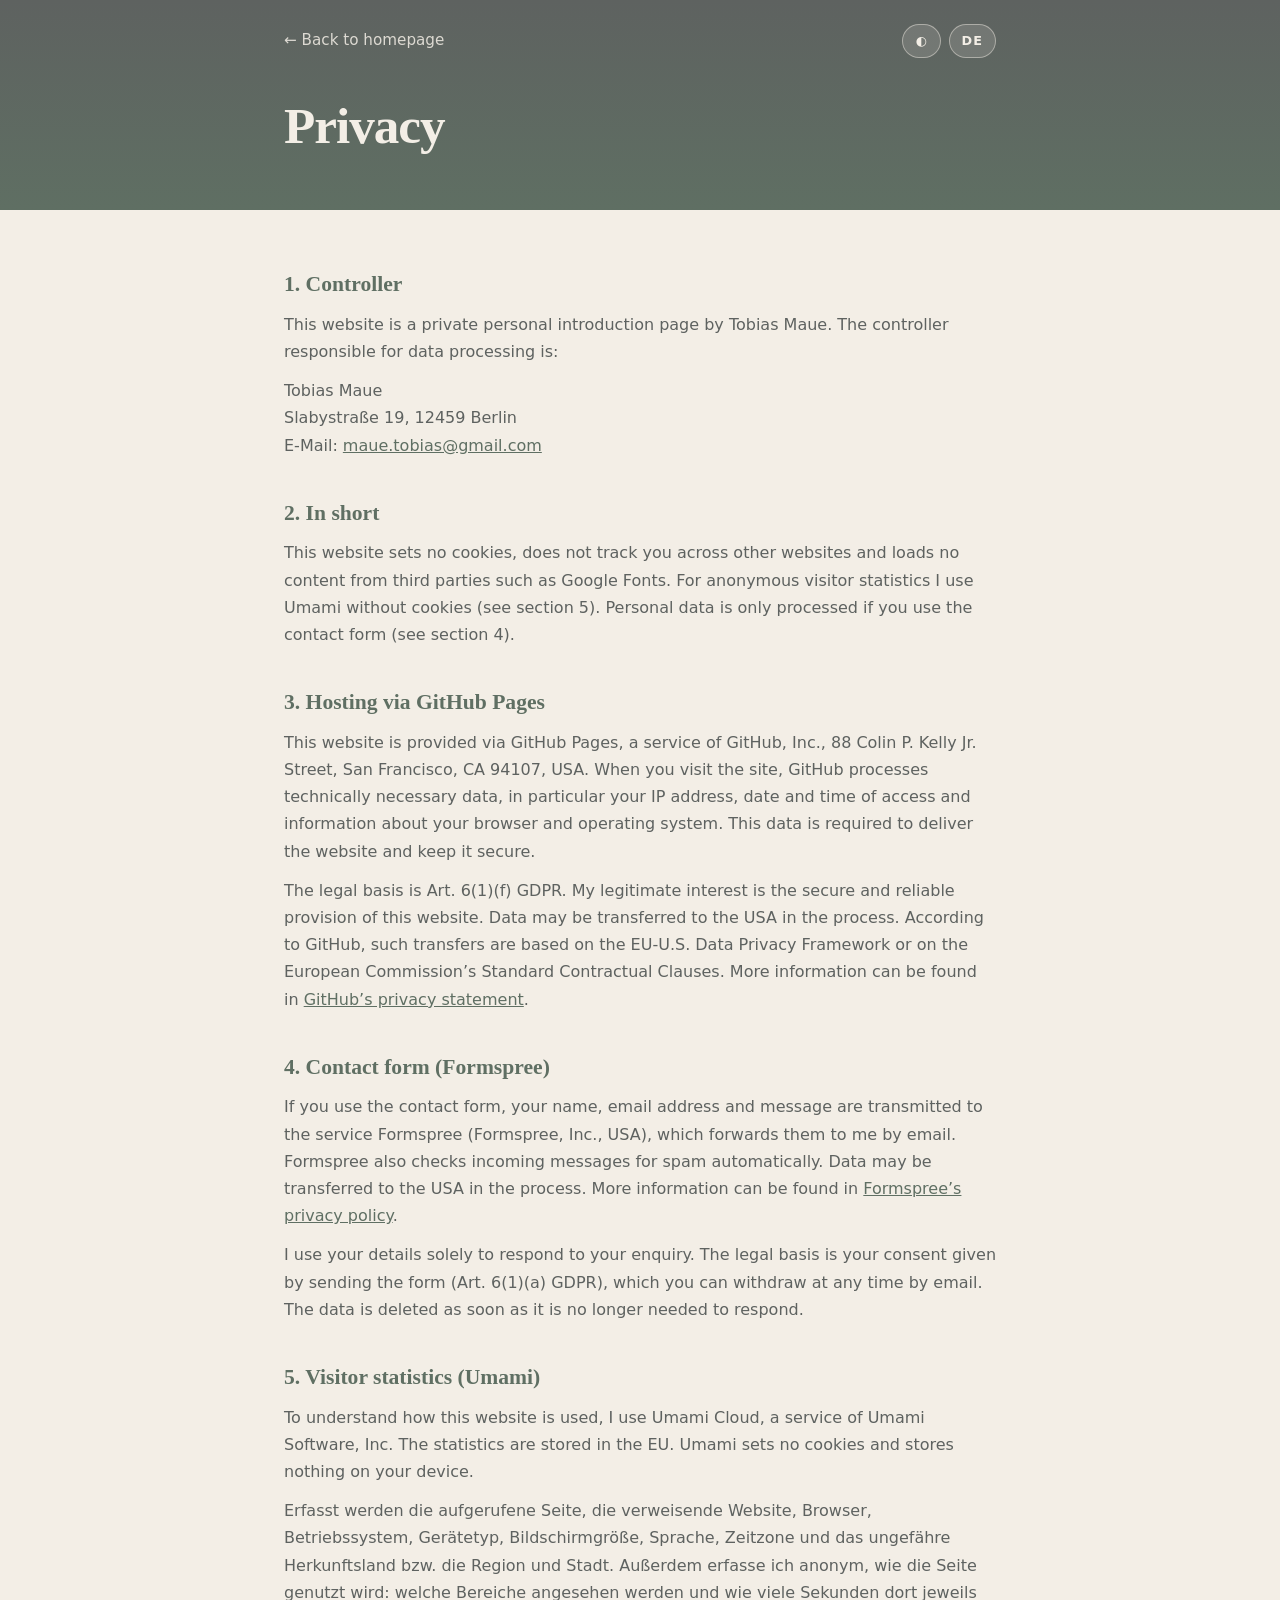
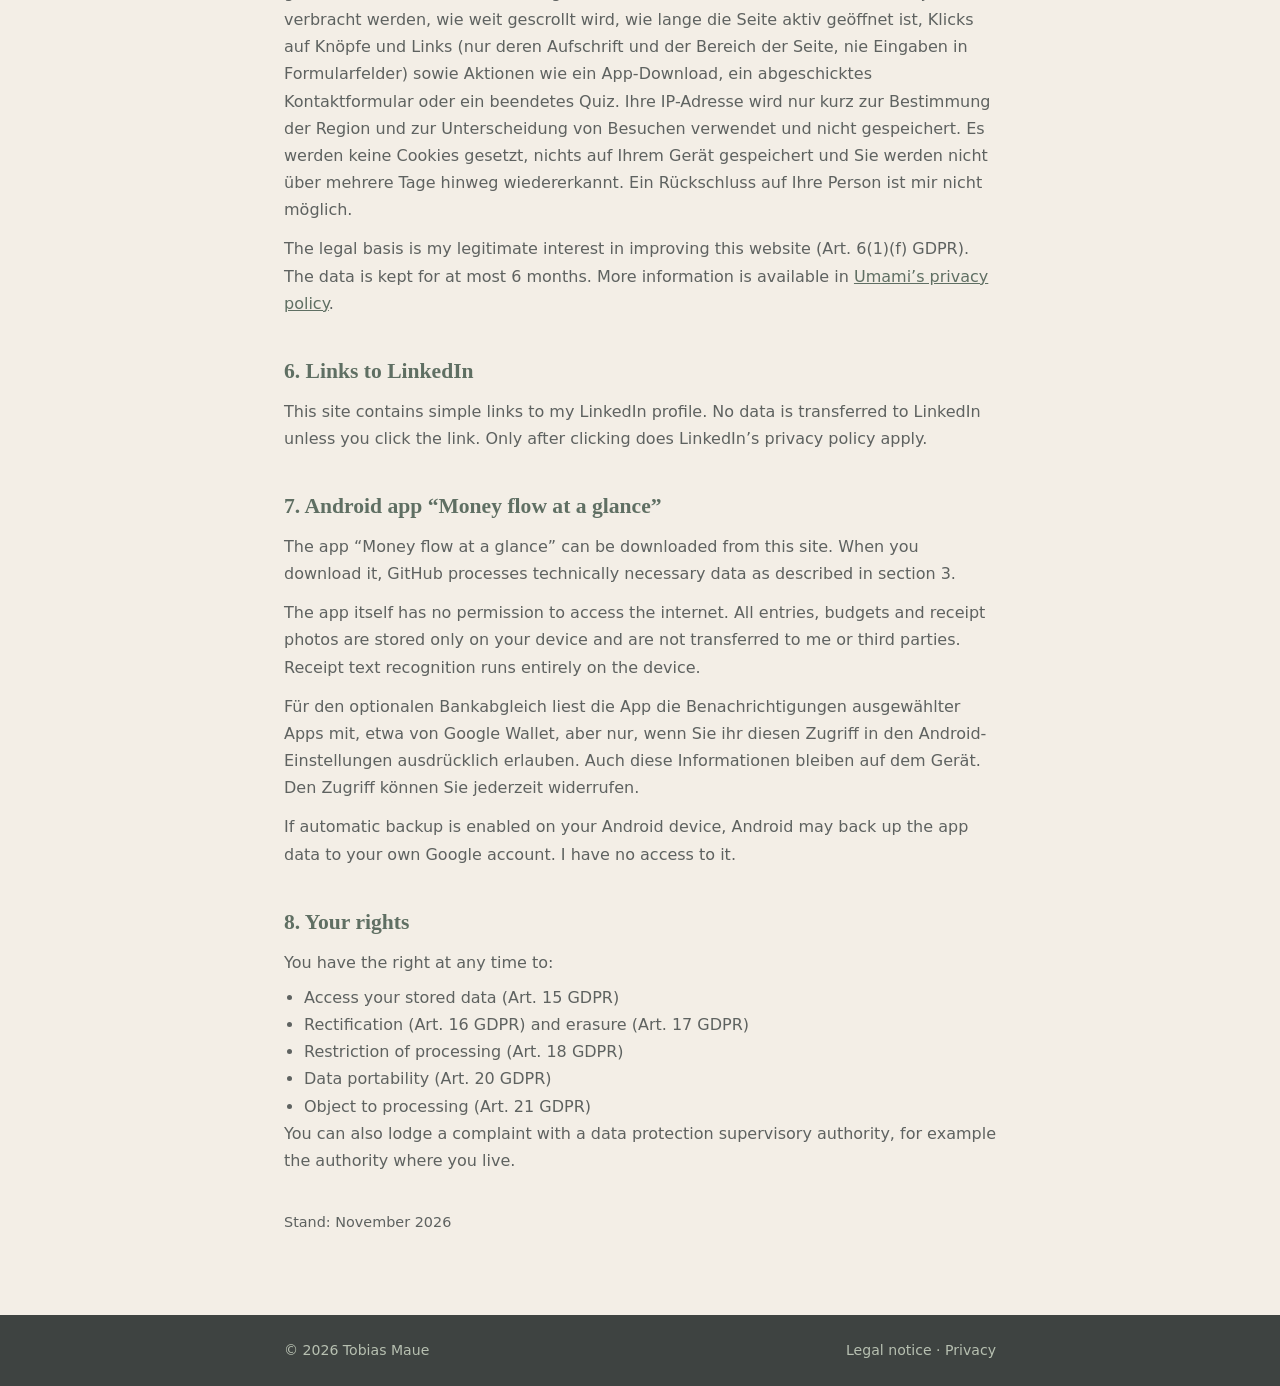
<file: datenschutz.html>
<!doctype html>
<html lang="de">
<head>
  <meta charset="utf-8">
  <script>
    (function () {
      var t = null; try { t = localStorage.getItem('theme'); } catch (e) {}
      if (!t) t = window.matchMedia && matchMedia('(prefers-color-scheme: dark)').matches ? 'dark' : 'light';
      document.documentElement.setAttribute('data-theme', t);
    })();
  </script>
  <meta name="viewport" content="width=device-width, initial-scale=1">
  <title>Datenschutz | Tobias Maue</title>
  <meta name="description" content="Datenschutzerklärung von mau-e.com, der Vorstellungsseite von Tobias Maue: anonyme Statistik ohne Cookies, Kontaktformular, Terminbuchung.">
  <link rel="canonical" href="https://mau-e.com/datenschutz.html">
  <meta name="robots" content="noindex, follow">
  <link rel="icon" href="favicon.svg?v=2" type="image/svg+xml">
  <link rel="icon" href="favicon-32.png?v=2" sizes="32x32" type="image/png">
  <link rel="icon" href="favicon-48.png?v=2" sizes="48x48" type="image/png">
  <link rel="icon" href="favicon-96.png?v=2" sizes="96x96" type="image/png">
  <link rel="icon" href="favicon-192.png?v=2" sizes="192x192" type="image/png">
  <link rel="shortcut icon" href="favicon.ico?v=2">
  <link rel="apple-touch-icon" href="apple-touch-icon.png?v=2">
  <meta name="theme-color" content="#5F6F63">
  <style>
    :root { --offwhite:#F3EEE6; --light-sage:#B7C0B1; --sage:#7F8F7A; --deep-sage:#5F6F63; --clay:#D4913F; --clay-deep:#9A6119; --graphite:#5E6260; --charcoal:#3E4341;
      --serif:"Iowan Old Style","Palatino Linotype",Palatino,"Book Antiqua",Georgia,serif;
      --sans:-apple-system,BlinkMacSystemFont,"Segoe UI",system-ui,Roboto,"Helvetica Neue",Arial,sans-serif; }
    * { box-sizing:border-box; margin:0; padding:0; }
    body { background:var(--offwhite); color:var(--charcoal); font-family:var(--sans); font-size:16px; line-height:1.7; -webkit-font-smoothing:antialiased; }
    header { background:linear-gradient(180deg,var(--graphite),var(--deep-sage)); color:var(--offwhite); padding:24px 0 56px; }
    .wrap { max-width:760px; margin:0 auto; padding:0 24px; }
    header a { color:var(--offwhite); text-decoration:none; opacity:.85; font-size:.95rem; }
    header a:hover { opacity:1; }
    .top { display:flex; justify-content:space-between; align-items:center; }
    .lang-switch { font:inherit; font-size:.8rem; font-weight:700; letter-spacing:.08em; color:var(--offwhite); background:rgba(243,238,230,.14); border:1.5px solid rgba(243,238,230,.45); border-radius:999px; padding:5px 12px; cursor:pointer; }
    h1 { font-family:var(--serif); font-size:clamp(2.2rem,6vw,3.2rem); letter-spacing:-.02em; margin-top:40px; line-height:1.1; }
    main { padding:56px 0 80px; }
    h2 { font-family:var(--serif); font-size:1.35rem; margin:36px 0 8px; color:var(--deep-sage); }
    h2:first-child { margin-top:0; }
    p, li { color:var(--graphite); }
    p + p { margin-top:12px; }
    ul { margin:8px 0 0 20px; }
    a { color:var(--deep-sage); }
    .ph { background:rgba(127,143,122,.22); border-bottom:2px dashed var(--sage); padding:0 4px; border-radius:4px; }
    footer { background:var(--charcoal); color:var(--light-sage); padding:24px 0; font-size:.88rem; }
    footer .wrap { display:flex; justify-content:space-between; flex-wrap:wrap; gap:12px; }
    footer a { color:inherit; text-decoration:none; }
    footer a:hover { color:var(--offwhite); }
    .tools { display:flex; gap:8px; }
    [data-theme="dark"] body { background:#1F2321; color:#ECE7DE; }
    [data-theme="dark"] header { background:linear-gradient(180deg,#252A28,#2A3330); }
    [data-theme="dark"] h2 { color:#E2A65A; }
    [data-theme="dark"] p, [data-theme="dark"] li { color:#B6BEB2; }
    [data-theme="dark"] a { color:#E2A65A; }
    [data-theme="dark"] header a { color:#F3EEE6; }
    [data-theme="dark"] footer { background:#141716; }
  </style>
</head>
<body>
  <header><div class="wrap"><div class="top"><a href="./">← Zurück zur Startseite</a><span class="tools"><button type="button" class="lang-switch" id="theme-switch" aria-label="Hell oder dunkel">◐</button><button type="button" class="lang-switch" id="lang-switch" aria-label="Switch to English">EN</button></span></div><h1>Datenschutz</h1></div></header>
  <main><div class="wrap">
    <h2>1. Verantwortlicher</h2>
    <p>Diese Website ist eine private Vorstellungsseite von Tobias Maue. Verantwortlich für die Datenverarbeitung ist:</p>
    <p>Tobias Maue<br>Slabystraße 19, 12459 Berlin<br>E-Mail: <span class="mail" data-u="maue.tobias" data-d="gmail.com">maue.tobias [at] gmail [punkt] com</span></p>

    <h2>2. Das Wichtigste in Kürze</h2>
    <p>Diese Website setzt keine Cookies, verfolgt Sie nicht über andere Websites hinweg und lädt keine Inhalte von Drittanbietern wie Google Fonts. Für eine anonyme Besucherstatistik nutze ich Umami ohne Cookies (siehe Punkt 5). Persönliche Daten verarbeite ich nur, wenn Sie das Kontaktformular nutzen (siehe Punkt 4).</p>

    <h2>3. Hosting über GitHub Pages</h2>
    <p>Diese Website wird über GitHub Pages bereitgestellt, einen Dienst der GitHub, Inc., 88 Colin P. Kelly Jr. Street, San Francisco, CA 94107, USA. Beim Aufruf der Seite verarbeitet GitHub technisch notwendige Daten, insbesondere Ihre IP-Adresse, Datum und Uhrzeit des Abrufs sowie Angaben zu Browser und Betriebssystem. Diese Daten sind erforderlich, um die Website auszuliefern und ihre Sicherheit zu gewährleisten.</p>
    <p>Rechtsgrundlage ist Art. 6 Abs. 1 lit. f DSGVO. Mein berechtigtes Interesse liegt in der sicheren und zuverlässigen Bereitstellung dieser Website. Dabei können Daten in die USA übermittelt werden. GitHub stützt solche Übermittlungen nach eigenen Angaben auf das EU-U.S. Data Privacy Framework bzw. auf Standardvertragsklauseln der EU-Kommission. Weitere Informationen finden Sie in der <a href="https://docs.github.com/de/site-policy/privacy-policies/github-general-privacy-statement" rel="noopener">Datenschutzerklärung von GitHub</a>.</p>

    <h2>4. Kontaktformular (Formspree)</h2>
    <p>Wenn Sie das Kontaktformular nutzen, werden Ihr Name, Ihre E-Mail-Adresse und Ihre Nachricht an den Dienst Formspree (Formspree, Inc., USA) übermittelt, der sie per E-Mail an mich weiterleitet. Formspree prüft eingehende Nachrichten außerdem automatisch auf Spam. Dabei können Daten in die USA übermittelt werden. Weitere Informationen finden Sie in der <a href="https://formspree.io/legal/privacy-policy" rel="noopener">Datenschutzerklärung von Formspree</a>.</p>
    <p>Ich nutze Ihre Angaben ausschließlich, um Ihre Anfrage zu beantworten. Rechtsgrundlage ist Ihre Einwilligung durch das Absenden (Art. 6 Abs. 1 lit. a DSGVO), die Sie jederzeit per E-Mail widerrufen können. Die Daten werden gelöscht, sobald sie für die Beantwortung nicht mehr benötigt werden.</p>

    <h2>5. Besucherstatistik (Umami)</h2>
    <p>Um zu verstehen, wie diese Website genutzt wird, verwende ich Umami Cloud, einen Dienst der Umami Software, Inc. Die Statistikdaten werden in der EU gespeichert. Umami setzt keine Cookies und speichert nichts auf Ihrem Gerät.</p>
    <p>Erfasst werden die aufgerufene Seite, die verweisende Website, Browser, Betriebssystem, Gerätetyp, Bildschirmgröße, Sprache, Zeitzone und das ungefähre Herkunftsland bzw. die Region und Stadt. Außerdem erfasse ich anonym, wie die Seite genutzt wird: welche Bereiche angesehen werden und wie viele Sekunden dort jeweils verbracht werden, wie weit gescrollt wird, wie lange die Seite aktiv geöffnet ist, Klicks auf Knöpfe und Links (nur deren Aufschrift und der Bereich der Seite, nie Eingaben in Formularfelder) sowie Aktionen wie ein App-Download, ein abgeschicktes Kontaktformular oder ein beendetes Quiz. Ihre IP-Adresse wird nur kurz zur Bestimmung der Region und zur Unterscheidung von Besuchen verwendet und nicht gespeichert. Es werden keine Cookies gesetzt, nichts auf Ihrem Gerät gespeichert und Sie werden nicht über mehrere Tage hinweg wiedererkannt. Ein Rückschluss auf Ihre Person ist mir nicht möglich.</p>
    <p>Rechtsgrundlage ist mein berechtigtes Interesse an der Verbesserung dieser Website (Art. 6 Abs. 1 lit. f DSGVO). Die Daten werden höchstens 6 Monate aufbewahrt. Weitere Informationen finden Sie in der <a href="https://umami.is/privacy" rel="noopener">Datenschutzerklärung von Umami</a>.</p>

    <h2>6. Links zu LinkedIn</h2>
    <p>Diese Seite enthält einfache Links zu meinem LinkedIn-Profil. Dabei werden keine Daten an LinkedIn übertragen, solange Sie den Link nicht anklicken. Erst nach dem Klick gelten die Datenschutzbestimmungen von LinkedIn.</p>

    <h2>7. Android-App „Geldfluss im Blick“</h2>
    <p>Auf dieser Seite kann die App „Geldfluss im Blick“ heruntergeladen werden. Beim Download verarbeitet GitHub technisch notwendige Daten wie unter Punkt 3 beschrieben.</p>
    <p>Die App selbst hat keine Berechtigung für den Internetzugriff. Alle Buchungen, Budgets und Fotos von Kassenbons werden ausschließlich auf Ihrem Gerät gespeichert und nicht an mich oder Dritte übertragen. Die Texterkennung für Kassenbons läuft vollständig auf dem Gerät.</p>
    <p>Für den optionalen Bankabgleich liest die App die Benachrichtigungen ausgewählter Apps mit, etwa von Google Wallet, aber nur, wenn Sie ihr diesen Zugriff in den Android-Einstellungen ausdrücklich erlauben. Auch diese Informationen bleiben auf dem Gerät. Den Zugriff können Sie jederzeit widerrufen.</p>
    <p>Wenn in Ihrem Android-Gerät die automatische Sicherung aktiviert ist, kann Android die App-Daten in Ihrem eigenen Google-Konto sichern. Darauf habe ich keinen Zugriff.</p>

    <h2>8. Ihre Rechte</h2>
    <p>Sie haben jederzeit das Recht auf:</p>
    <ul>
      <li>Auskunft über Ihre gespeicherten Daten (Art. 15 DSGVO)</li>
      <li>Berichtigung (Art. 16 DSGVO) und Löschung (Art. 17 DSGVO)</li>
      <li>Einschränkung der Verarbeitung (Art. 18 DSGVO)</li>
      <li>Datenübertragbarkeit (Art. 20 DSGVO)</li>
      <li>Widerspruch gegen die Verarbeitung (Art. 21 DSGVO)</li>
    </ul>
    <p>Außerdem können Sie sich bei einer Datenschutz-Aufsichtsbehörde beschweren, zum Beispiel bei der Behörde Ihres Wohnorts.</p>

    <p style="margin-top:36px;font-size:.9rem;">Stand: November 2026</p>
  </div></main>
  <footer><div class="wrap"><span>© 2026 Tobias Maue</span><span><a href="impressum.html">Impressum</a> · <a href="datenschutz.html">Datenschutz</a></span></div></footer>
  <script>
    document.querySelectorAll('.mail').forEach(function (el) {
      var a = el.dataset.u + '@' + el.dataset.d;
      var link = document.createElement('a');
      link.href = 'mailto:' + a; link.textContent = a;
      el.replaceWith(link);
    });
  </script>
  <script>
    document.getElementById('theme-switch').addEventListener('click', function () {
      var next = document.documentElement.getAttribute('data-theme') === 'dark' ? 'light' : 'dark';
      document.documentElement.setAttribute('data-theme', next);
      try { localStorage.setItem('theme', next); } catch (e) {}
    });
  </script>
  <script src="i18n.js?v=21"></script>
</body>
</html>
</file>
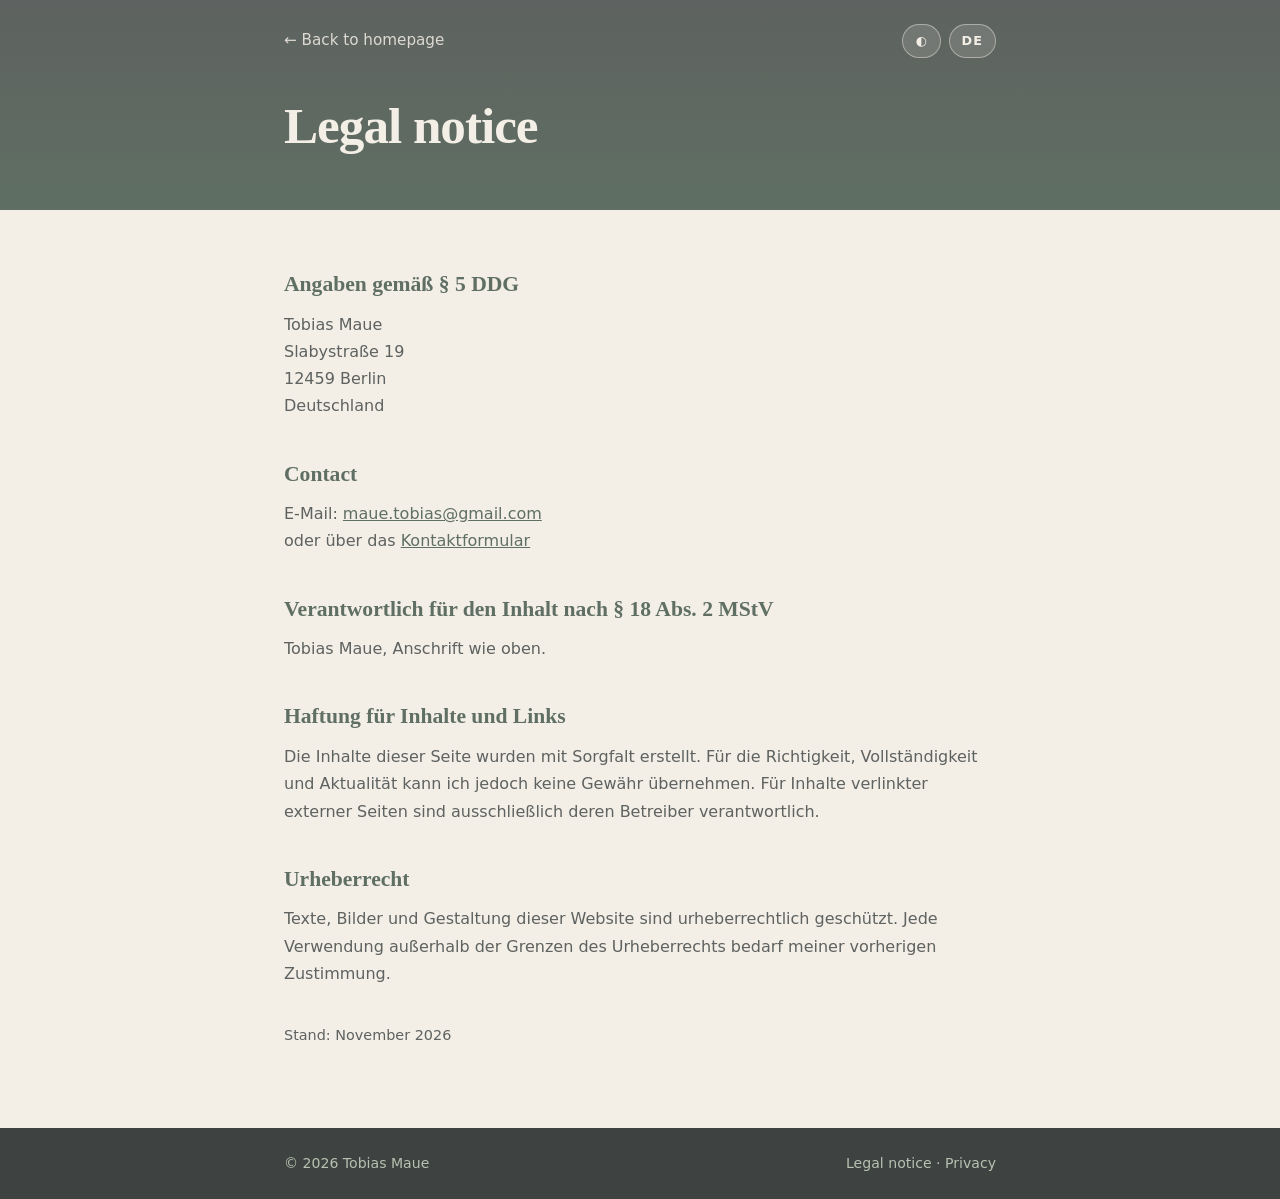
<file: impressum.html>
<!doctype html>
<html lang="de">
<head>
  <meta charset="utf-8">
  <script>
    (function () {
      var t = null; try { t = localStorage.getItem('theme'); } catch (e) {}
      if (!t) t = window.matchMedia && matchMedia('(prefers-color-scheme: dark)').matches ? 'dark' : 'light';
      document.documentElement.setAttribute('data-theme', t);
    })();
  </script>
  <meta name="viewport" content="width=device-width, initial-scale=1">
  <title>Impressum | Tobias Maue</title>
  <meta name="description" content="Impressum von mau-e.com, der Vorstellungsseite von Tobias Maue: Anschrift und Kontakt.">
  <link rel="canonical" href="https://mau-e.com/impressum.html">
  <meta name="robots" content="noindex, follow">
  <link rel="icon" href="favicon.svg?v=2" type="image/svg+xml">
  <link rel="icon" href="favicon-32.png?v=2" sizes="32x32" type="image/png">
  <link rel="icon" href="favicon-48.png?v=2" sizes="48x48" type="image/png">
  <link rel="icon" href="favicon-96.png?v=2" sizes="96x96" type="image/png">
  <link rel="icon" href="favicon-192.png?v=2" sizes="192x192" type="image/png">
  <link rel="shortcut icon" href="favicon.ico?v=2">
  <link rel="apple-touch-icon" href="apple-touch-icon.png?v=2">
  <meta name="theme-color" content="#5F6F63">
  <style>
    :root { --offwhite:#F3EEE6; --light-sage:#B7C0B1; --sage:#7F8F7A; --deep-sage:#5F6F63; --clay:#D4913F; --clay-deep:#9A6119; --graphite:#5E6260; --charcoal:#3E4341;
      --serif:"Iowan Old Style","Palatino Linotype",Palatino,"Book Antiqua",Georgia,serif;
      --sans:-apple-system,BlinkMacSystemFont,"Segoe UI",system-ui,Roboto,"Helvetica Neue",Arial,sans-serif; }
    * { box-sizing:border-box; margin:0; padding:0; }
    body { background:var(--offwhite); color:var(--charcoal); font-family:var(--sans); font-size:16px; line-height:1.7; -webkit-font-smoothing:antialiased; }
    header { background:linear-gradient(180deg,var(--graphite),var(--deep-sage)); color:var(--offwhite); padding:24px 0 56px; }
    .wrap { max-width:760px; margin:0 auto; padding:0 24px; }
    header a { color:var(--offwhite); text-decoration:none; opacity:.85; font-size:.95rem; }
    header a:hover { opacity:1; }
    .top { display:flex; justify-content:space-between; align-items:center; }
    .lang-switch { font:inherit; font-size:.8rem; font-weight:700; letter-spacing:.08em; color:var(--offwhite); background:rgba(243,238,230,.14); border:1.5px solid rgba(243,238,230,.45); border-radius:999px; padding:5px 12px; cursor:pointer; }
    h1 { font-family:var(--serif); font-size:clamp(2.2rem,6vw,3.2rem); letter-spacing:-.02em; margin-top:40px; line-height:1.1; }
    main { padding:56px 0 80px; }
    h2 { font-family:var(--serif); font-size:1.35rem; margin:36px 0 8px; color:var(--deep-sage); }
    h2:first-child { margin-top:0; }
    p, li { color:var(--graphite); }
    p + p { margin-top:12px; }
    ul { margin:8px 0 0 20px; }
    a { color:var(--deep-sage); }
    .ph { background:rgba(127,143,122,.22); border-bottom:2px dashed var(--sage); padding:0 4px; border-radius:4px; }
    footer { background:var(--charcoal); color:var(--light-sage); padding:24px 0; font-size:.88rem; }
    footer .wrap { display:flex; justify-content:space-between; flex-wrap:wrap; gap:12px; }
    footer a { color:inherit; text-decoration:none; }
    footer a:hover { color:var(--offwhite); }
    .tools { display:flex; gap:8px; }
    [data-theme="dark"] body { background:#1F2321; color:#ECE7DE; }
    [data-theme="dark"] header { background:linear-gradient(180deg,#252A28,#2A3330); }
    [data-theme="dark"] h2 { color:#E2A65A; }
    [data-theme="dark"] p, [data-theme="dark"] li { color:#B6BEB2; }
    [data-theme="dark"] a { color:#E2A65A; }
    [data-theme="dark"] header a { color:#F3EEE6; }
    [data-theme="dark"] footer { background:#141716; }
  </style>
</head>
<body>
  <header><div class="wrap"><div class="top"><a href="./">← Zurück zur Startseite</a><span class="tools"><button type="button" class="lang-switch" id="theme-switch" aria-label="Hell oder dunkel">◐</button><button type="button" class="lang-switch" id="lang-switch" aria-label="Switch to English">EN</button></span></div><h1>Impressum</h1></div></header>
  <main><div class="wrap">
    <h2>Angaben gemäß § 5 DDG</h2>
    <p>Tobias Maue<br>Slabystraße 19<br>12459 Berlin<br>Deutschland</p>

    <h2>Kontakt</h2>
    <p>E-Mail: <span class="mail" data-u="maue.tobias" data-d="gmail.com">maue.tobias [at] gmail [punkt] com</span><br>oder über das <a href="./#contact">Kontaktformular</a></p>

    <h2>Verantwortlich für den Inhalt nach § 18 Abs. 2 MStV</h2>
    <p>Tobias Maue, Anschrift wie oben.</p>

    <h2>Haftung für Inhalte und Links</h2>
    <p>Die Inhalte dieser Seite wurden mit Sorgfalt erstellt. Für die Richtigkeit, Vollständigkeit und Aktualität kann ich jedoch keine Gewähr übernehmen. Für Inhalte verlinkter externer Seiten sind ausschließlich deren Betreiber verantwortlich.</p>

    <h2>Urheberrecht</h2>
    <p>Texte, Bilder und Gestaltung dieser Website sind urheberrechtlich geschützt. Jede Verwendung außerhalb der Grenzen des Urheberrechts bedarf meiner vorherigen Zustimmung.</p>

    <p style="margin-top:36px;font-size:.9rem;">Stand: November 2026</p>
  </div></main>
  <footer><div class="wrap"><span>© 2026 Tobias Maue</span><span><a href="impressum.html">Impressum</a> · <a href="datenschutz.html">Datenschutz</a></span></div></footer>
  <script>
    document.querySelectorAll('.mail').forEach(function (el) {
      var a = el.dataset.u + '@' + el.dataset.d;
      var link = document.createElement('a');
      link.href = 'mailto:' + a; link.textContent = a;
      el.replaceWith(link);
    });
  </script>
  <script>
    document.getElementById('theme-switch').addEventListener('click', function () {
      var next = document.documentElement.getAttribute('data-theme') === 'dark' ? 'light' : 'dark';
      document.documentElement.setAttribute('data-theme', next);
      try { localStorage.setItem('theme', next); } catch (e) {}
    });
  </script>
  <script src="i18n.js?v=21"></script>
</body>
</html>
</file>
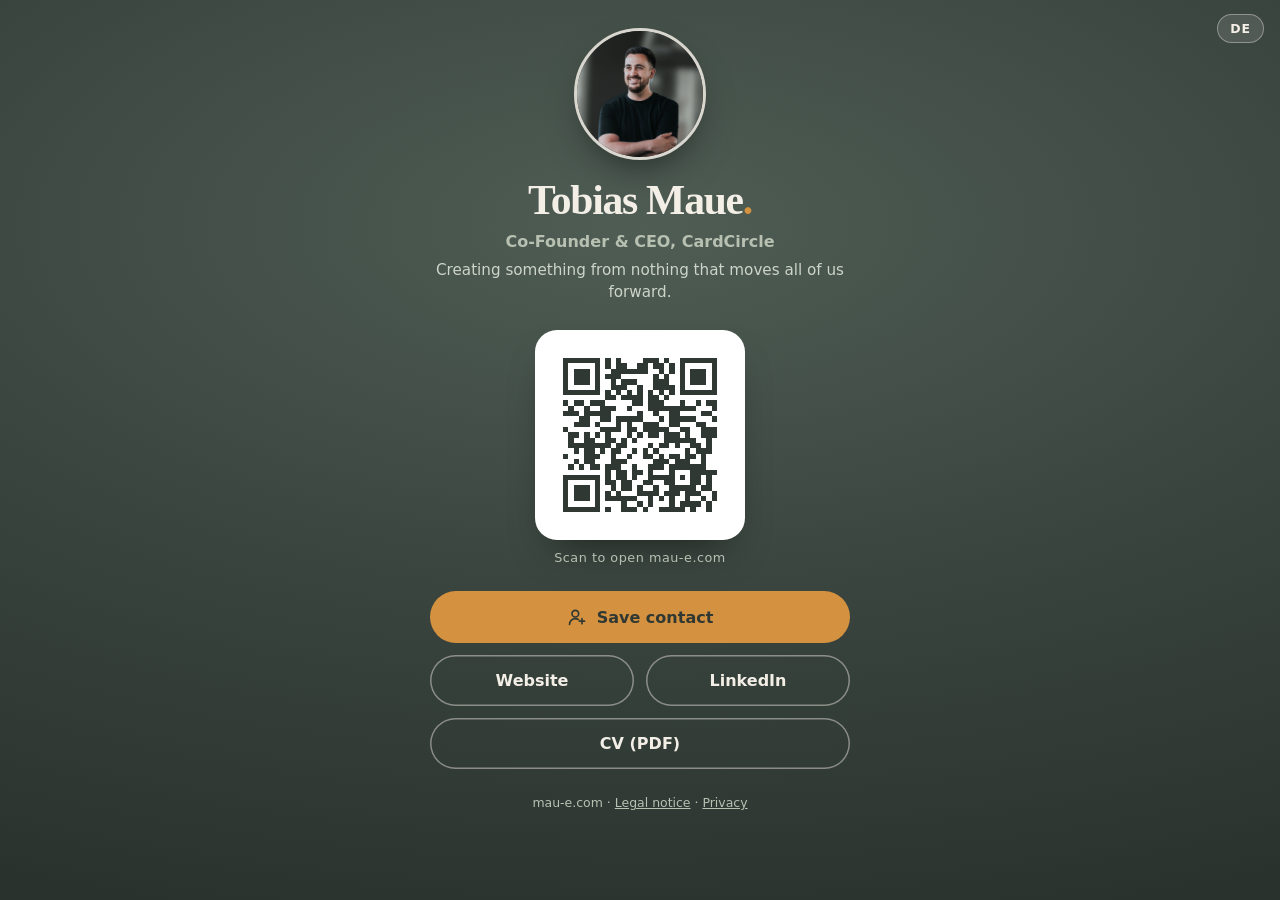
<file: karte.html>
<!doctype html>
<html lang="de">
<head>
  <meta charset="utf-8">
  <meta name="viewport" content="width=device-width, initial-scale=1, viewport-fit=cover">
  <title>Tobias Maue | Visitenkarte</title>
  <meta name="description" content="Digitale Visitenkarte von Tobias Maue: Kontakt speichern, Website, LinkedIn und Lebenslauf.">
  <meta name="robots" content="noindex, follow">
  <link rel="canonical" href="https://mau-e.com/karte">
  <link rel="icon" href="favicon.svg?v=2" type="image/svg+xml">
  <link rel="icon" href="favicon-32.png?v=2" sizes="32x32" type="image/png">
  <link rel="apple-touch-icon" href="apple-touch-icon.png?v=2">
  <meta name="theme-color" content="#2F3833">
  <meta property="og:title" content="Tobias Maue | Visitenkarte">
  <meta property="og:image" content="https://mau-e.com/img/og-image.jpg">
  <script>
    window.UMAMI = { id: 'e1f8c9f3-cc6d-4cf9-92c9-bbc2c82ef1c8', src: 'https://cloud.umami.is/script.js' };
    window.mauTrack = function (n, d) { try { if (window.umami) umami.track(n, d); } catch (e) {} };
    (function () { if (location.hostname !== 'mau-e.com') return; var s = document.createElement('script'); s.defer = true; s.src = UMAMI.src; s.setAttribute('data-website-id', UMAMI.id); s.setAttribute('data-domains', 'mau-e.com'); document.head.appendChild(s); })();
  </script>
  <style>
    :root { --ink:#F3EEE6; --soft:#B7C0B1; --amber:#D4913F; }
    * { box-sizing:border-box; margin:0; }
    html, body { min-height:100%; }
    body { font-family:-apple-system,BlinkMacSystemFont,"Segoe UI",system-ui,Roboto,Arial,sans-serif; color:var(--ink);
      background:radial-gradient(120% 80% at 50% 25%,#4F5D54 0%,#3A453F 50%,#2A322E 100%); display:grid; place-items:center;
      padding:max(28px, env(safe-area-inset-top)) 20px max(28px, env(safe-area-inset-bottom)); }
    .card { width:100%; max-width:420px; text-align:center; }
    .ph { width:132px; height:132px; border-radius:50%; overflow:hidden; margin:0 auto; border:3px solid rgba(243,238,230,.85); box-shadow:0 18px 40px -16px rgba(0,0,0,.6); }
    .ph img { width:100%; height:100%; object-fit:cover; object-position:50% 18%; }
    h1 { font:700 2.6rem/1 Georgia,"Times New Roman",serif; letter-spacing:-.03em; margin-top:20px; }
    h1 span { color:var(--amber); }
    .role { margin-top:10px; font-weight:700; color:var(--soft); }
    .tag { margin-top:8px; font-size:.95rem; color:#DCE2D6; opacity:.9; line-height:1.5; }
    .qr { width:210px; margin:26px auto 0; padding:12px; background:#fff; border-radius:22px; box-shadow:0 20px 40px -20px rgba(0,0,0,.6); }
    .qr svg { display:block; width:100%; height:auto; }
    .hint { font-size:.8rem; color:var(--soft); margin-top:10px; letter-spacing:.04em; }
    .btns { display:grid; gap:12px; margin-top:26px; }
    .btn { display:flex; align-items:center; justify-content:center; gap:10px; padding:16px 20px; border-radius:999px; font-weight:700; text-decoration:none; font-size:1rem; }
    .btn.main { background:var(--amber); color:#2F3833; }
    .btn.alt { color:var(--ink); box-shadow:inset 0 0 0 1.5px rgba(243,238,230,.45); }
    .btn svg { width:20px; height:20px; }
    .row { display:grid; grid-template-columns:1fr 1fr; gap:12px; }
    .foot { margin-top:26px; font-size:.78rem; color:var(--soft); }
    .foot a { color:var(--soft); }
    .lang { position:fixed; top:max(14px, env(safe-area-inset-top)); right:16px; font:inherit; font-size:.78rem; font-weight:700; letter-spacing:.08em; color:var(--ink);
      background:rgba(243,238,230,.12); border:1.5px solid rgba(243,238,230,.4); border-radius:999px; padding:6px 12px; cursor:pointer; }
    [hidden] { display:none !important; }
  </style>
</head>
<body>
  <button class="lang" id="lang">EN</button>
  <main class="card">
    <div class="ph"><img src="img/tobias-maue.jpg?v=4" alt="Tobias Maue"></div>
    <h1>Tobias Maue<span>.</span></h1>
    <p class="role">Co-Founder &amp; CEO, CardCircle</p>
    <p class="tag" data-de="Aus dem Nichts etwas schaffen, das uns alle ein Stück weiterbringt." data-en="Creating something from nothing that moves all of us forward.">Aus dem Nichts etwas schaffen, das uns alle ein Stück weiterbringt.</p>
    <div class="qr" aria-label="QR-Code zu mau-e.com"><svg xmlns="http://www.w3.org/2000/svg" viewBox="0 0 35 35" shape-rendering="crispEdges"><rect width="35" height="35" fill="#FFFFFF"/><path d="M3 3h1v1h-1zM4 3h1v1h-1zM5 3h1v1h-1zM6 3h1v1h-1zM7 3h1v1h-1zM8 3h1v1h-1zM9 3h1v1h-1zM11 3h1v1h-1zM13 3h1v1h-1zM18 3h1v1h-1zM19 3h1v1h-1zM20 3h1v1h-1zM22 3h1v1h-1zM25 3h1v1h-1zM26 3h1v1h-1zM27 3h1v1h-1zM28 3h1v1h-1zM29 3h1v1h-1zM30 3h1v1h-1zM31 3h1v1h-1zM3 4h1v1h-1zM9 4h1v1h-1zM11 4h1v1h-1zM13 4h1v1h-1zM14 4h1v1h-1zM17 4h1v1h-1zM18 4h1v1h-1zM20 4h1v1h-1zM21 4h1v1h-1zM23 4h1v1h-1zM25 4h1v1h-1zM31 4h1v1h-1zM3 5h1v1h-1zM5 5h1v1h-1zM6 5h1v1h-1zM7 5h1v1h-1zM9 5h1v1h-1zM12 5h1v1h-1zM13 5h1v1h-1zM14 5h1v1h-1zM15 5h1v1h-1zM16 5h1v1h-1zM17 5h1v1h-1zM18 5h1v1h-1zM21 5h1v1h-1zM23 5h1v1h-1zM25 5h1v1h-1zM27 5h1v1h-1zM28 5h1v1h-1zM29 5h1v1h-1zM31 5h1v1h-1zM3 6h1v1h-1zM5 6h1v1h-1zM6 6h1v1h-1zM7 6h1v1h-1zM9 6h1v1h-1zM11 6h1v1h-1zM12 6h1v1h-1zM13 6h1v1h-1zM20 6h1v1h-1zM22 6h1v1h-1zM25 6h1v1h-1zM27 6h1v1h-1zM28 6h1v1h-1zM29 6h1v1h-1zM31 6h1v1h-1zM3 7h1v1h-1zM5 7h1v1h-1zM6 7h1v1h-1zM7 7h1v1h-1zM9 7h1v1h-1zM12 7h1v1h-1zM14 7h1v1h-1zM15 7h1v1h-1zM16 7h1v1h-1zM20 7h1v1h-1zM21 7h1v1h-1zM22 7h1v1h-1zM25 7h1v1h-1zM27 7h1v1h-1zM28 7h1v1h-1zM29 7h1v1h-1zM31 7h1v1h-1zM3 8h1v1h-1zM9 8h1v1h-1zM12 8h1v1h-1zM13 8h1v1h-1zM14 8h1v1h-1zM17 8h1v1h-1zM20 8h1v1h-1zM21 8h1v1h-1zM22 8h1v1h-1zM23 8h1v1h-1zM25 8h1v1h-1zM31 8h1v1h-1zM3 9h1v1h-1zM4 9h1v1h-1zM5 9h1v1h-1zM6 9h1v1h-1zM7 9h1v1h-1zM8 9h1v1h-1zM9 9h1v1h-1zM11 9h1v1h-1zM13 9h1v1h-1zM15 9h1v1h-1zM17 9h1v1h-1zM19 9h1v1h-1zM21 9h1v1h-1zM23 9h1v1h-1zM25 9h1v1h-1zM26 9h1v1h-1zM27 9h1v1h-1zM28 9h1v1h-1zM29 9h1v1h-1zM30 9h1v1h-1zM31 9h1v1h-1zM11 10h1v1h-1zM12 10h1v1h-1zM14 10h1v1h-1zM15 10h1v1h-1zM16 10h1v1h-1zM17 10h1v1h-1zM19 10h1v1h-1zM20 10h1v1h-1zM22 10h1v1h-1zM3 11h1v1h-1zM5 11h1v1h-1zM6 11h1v1h-1zM8 11h1v1h-1zM9 11h1v1h-1zM10 11h1v1h-1zM16 11h1v1h-1zM17 11h1v1h-1zM19 11h1v1h-1zM20 11h1v1h-1zM21 11h1v1h-1zM25 11h1v1h-1zM28 11h1v1h-1zM30 11h1v1h-1zM31 11h1v1h-1zM4 12h1v1h-1zM7 12h1v1h-1zM10 12h1v1h-1zM11 12h1v1h-1zM12 12h1v1h-1zM15 12h1v1h-1zM19 12h1v1h-1zM20 12h1v1h-1zM21 12h1v1h-1zM22 12h1v1h-1zM23 12h1v1h-1zM24 12h1v1h-1zM25 12h1v1h-1zM26 12h1v1h-1zM27 12h1v1h-1zM31 12h1v1h-1zM3 13h1v1h-1zM4 13h1v1h-1zM5 13h1v1h-1zM7 13h1v1h-1zM8 13h1v1h-1zM9 13h1v1h-1zM10 13h1v1h-1zM11 13h1v1h-1zM17 13h1v1h-1zM20 13h1v1h-1zM23 13h1v1h-1zM24 13h1v1h-1zM29 13h1v1h-1zM30 13h1v1h-1zM6 14h1v1h-1zM7 14h1v1h-1zM10 14h1v1h-1zM11 14h1v1h-1zM13 14h1v1h-1zM14 14h1v1h-1zM15 14h1v1h-1zM16 14h1v1h-1zM17 14h1v1h-1zM21 14h1v1h-1zM23 14h1v1h-1zM24 14h1v1h-1zM25 14h1v1h-1zM26 14h1v1h-1zM27 14h1v1h-1zM31 14h1v1h-1zM5 15h1v1h-1zM6 15h1v1h-1zM7 15h1v1h-1zM9 15h1v1h-1zM13 15h1v1h-1zM15 15h1v1h-1zM18 15h1v1h-1zM19 15h1v1h-1zM20 15h1v1h-1zM23 15h1v1h-1zM24 15h1v1h-1zM28 15h1v1h-1zM29 15h1v1h-1zM3 16h1v1h-1zM10 16h1v1h-1zM11 16h1v1h-1zM12 16h1v1h-1zM13 16h1v1h-1zM15 16h1v1h-1zM16 16h1v1h-1zM18 16h1v1h-1zM19 16h1v1h-1zM20 16h1v1h-1zM21 16h1v1h-1zM22 16h1v1h-1zM25 16h1v1h-1zM26 16h1v1h-1zM29 16h1v1h-1zM30 16h1v1h-1zM31 16h1v1h-1zM4 17h1v1h-1zM5 17h1v1h-1zM7 17h1v1h-1zM9 17h1v1h-1zM11 17h1v1h-1zM15 17h1v1h-1zM17 17h1v1h-1zM19 17h1v1h-1zM20 17h1v1h-1zM22 17h1v1h-1zM23 17h1v1h-1zM24 17h1v1h-1zM26 17h1v1h-1zM29 17h1v1h-1zM30 17h1v1h-1zM31 17h1v1h-1zM4 18h1v1h-1zM7 18h1v1h-1zM8 18h1v1h-1zM11 18h1v1h-1zM12 18h1v1h-1zM14 18h1v1h-1zM16 18h1v1h-1zM22 18h1v1h-1zM23 18h1v1h-1zM24 18h1v1h-1zM25 18h1v1h-1zM26 18h1v1h-1zM27 18h1v1h-1zM30 18h1v1h-1zM4 19h1v1h-1zM5 19h1v1h-1zM6 19h1v1h-1zM7 19h1v1h-1zM8 19h1v1h-1zM9 19h1v1h-1zM10 19h1v1h-1zM11 19h1v1h-1zM13 19h1v1h-1zM14 19h1v1h-1zM19 19h1v1h-1zM21 19h1v1h-1zM22 19h1v1h-1zM24 19h1v1h-1zM27 19h1v1h-1zM28 19h1v1h-1zM30 19h1v1h-1zM5 20h1v1h-1zM7 20h1v1h-1zM8 20h1v1h-1zM10 20h1v1h-1zM12 20h1v1h-1zM13 20h1v1h-1zM16 20h1v1h-1zM18 20h1v1h-1zM20 20h1v1h-1zM26 20h1v1h-1zM28 20h1v1h-1zM29 20h1v1h-1zM30 20h1v1h-1zM3 21h1v1h-1zM7 21h1v1h-1zM8 21h1v1h-1zM9 21h1v1h-1zM12 21h1v1h-1zM15 21h1v1h-1zM18 21h1v1h-1zM19 21h1v1h-1zM21 21h1v1h-1zM23 21h1v1h-1zM24 21h1v1h-1zM26 21h1v1h-1zM27 21h1v1h-1zM29 21h1v1h-1zM5 22h1v1h-1zM7 22h1v1h-1zM8 22h1v1h-1zM12 22h1v1h-1zM13 22h1v1h-1zM14 22h1v1h-1zM20 22h1v1h-1zM21 22h1v1h-1zM22 22h1v1h-1zM24 22h1v1h-1zM25 22h1v1h-1zM26 22h1v1h-1zM29 22h1v1h-1zM4 23h1v1h-1zM6 23h1v1h-1zM8 23h1v1h-1zM9 23h1v1h-1zM11 23h1v1h-1zM12 23h1v1h-1zM13 23h1v1h-1zM16 23h1v1h-1zM19 23h1v1h-1zM20 23h1v1h-1zM21 23h1v1h-1zM23 23h1v1h-1zM24 23h1v1h-1zM25 23h1v1h-1zM26 23h1v1h-1zM27 23h1v1h-1zM28 23h1v1h-1zM29 23h1v1h-1zM11 24h1v1h-1zM13 24h1v1h-1zM14 24h1v1h-1zM16 24h1v1h-1zM17 24h1v1h-1zM19 24h1v1h-1zM23 24h1v1h-1zM27 24h1v1h-1zM28 24h1v1h-1zM29 24h1v1h-1zM30 24h1v1h-1zM31 24h1v1h-1zM3 25h1v1h-1zM4 25h1v1h-1zM5 25h1v1h-1zM6 25h1v1h-1zM7 25h1v1h-1zM8 25h1v1h-1zM9 25h1v1h-1zM11 25h1v1h-1zM13 25h1v1h-1zM14 25h1v1h-1zM16 25h1v1h-1zM19 25h1v1h-1zM20 25h1v1h-1zM21 25h1v1h-1zM22 25h1v1h-1zM23 25h1v1h-1zM25 25h1v1h-1zM27 25h1v1h-1zM28 25h1v1h-1zM30 25h1v1h-1zM3 26h1v1h-1zM9 26h1v1h-1zM11 26h1v1h-1zM12 26h1v1h-1zM14 26h1v1h-1zM15 26h1v1h-1zM18 26h1v1h-1zM19 26h1v1h-1zM22 26h1v1h-1zM23 26h1v1h-1zM27 26h1v1h-1zM28 26h1v1h-1zM30 26h1v1h-1zM3 27h1v1h-1zM5 27h1v1h-1zM6 27h1v1h-1zM7 27h1v1h-1zM9 27h1v1h-1zM12 27h1v1h-1zM14 27h1v1h-1zM15 27h1v1h-1zM17 27h1v1h-1zM20 27h1v1h-1zM23 27h1v1h-1zM24 27h1v1h-1zM25 27h1v1h-1zM26 27h1v1h-1zM27 27h1v1h-1zM29 27h1v1h-1zM30 27h1v1h-1zM3 28h1v1h-1zM5 28h1v1h-1zM6 28h1v1h-1zM7 28h1v1h-1zM9 28h1v1h-1zM11 28h1v1h-1zM13 28h1v1h-1zM17 28h1v1h-1zM18 28h1v1h-1zM19 28h1v1h-1zM20 28h1v1h-1zM22 28h1v1h-1zM23 28h1v1h-1zM24 28h1v1h-1zM26 28h1v1h-1zM27 28h1v1h-1zM28 28h1v1h-1zM31 28h1v1h-1zM3 29h1v1h-1zM5 29h1v1h-1zM6 29h1v1h-1zM7 29h1v1h-1zM9 29h1v1h-1zM11 29h1v1h-1zM12 29h1v1h-1zM13 29h1v1h-1zM14 29h1v1h-1zM15 29h1v1h-1zM16 29h1v1h-1zM19 29h1v1h-1zM21 29h1v1h-1zM23 29h1v1h-1zM26 29h1v1h-1zM29 29h1v1h-1zM31 29h1v1h-1zM3 30h1v1h-1zM9 30h1v1h-1zM14 30h1v1h-1zM17 30h1v1h-1zM19 30h1v1h-1zM23 30h1v1h-1zM25 30h1v1h-1zM26 30h1v1h-1zM27 30h1v1h-1zM28 30h1v1h-1zM30 30h1v1h-1zM3 31h1v1h-1zM4 31h1v1h-1zM5 31h1v1h-1zM6 31h1v1h-1zM7 31h1v1h-1zM8 31h1v1h-1zM9 31h1v1h-1zM11 31h1v1h-1zM14 31h1v1h-1zM15 31h1v1h-1zM16 31h1v1h-1zM18 31h1v1h-1zM21 31h1v1h-1zM22 31h1v1h-1zM23 31h1v1h-1zM24 31h1v1h-1zM25 31h1v1h-1zM27 31h1v1h-1zM30 31h1v1h-1z" fill="#2F3833"/></svg></div>
    <p class="hint" data-de="Scannen und direkt auf mau-e.com" data-en="Scan to open mau-e.com">Scannen und direkt auf mau-e.com</p>
    <div class="btns">
      <a class="btn main" href="tobias-maue.vcf" download onclick="mauTrack('Kontakt gespeichert')"><svg viewBox="0 0 24 24" fill="none" stroke="currentColor" stroke-width="2" stroke-linecap="round"><circle cx="10" cy="8" r="4"/><path d="M3 21c0-3.9 3.1-7 7-7 1.4 0 2.7.4 3.8 1.1M18 14v6M15 17h6"/></svg><span data-de="Kontakt speichern" data-en="Save contact">Kontakt speichern</span></a>
      <a class="btn alt" id="book" hidden target="_blank" rel="noopener" onclick="mauTrack('Termin geöffnet',{quelle:'karte'})"><svg viewBox="0 0 24 24" fill="none" stroke="currentColor" stroke-width="2" stroke-linecap="round"><rect x="3" y="4.5" width="18" height="16" rx="3"/><path d="M3 9.5h18M8 2.5v4M16 2.5v4"/></svg><span data-de="15 Minuten kennenlernen" data-en="15 minute intro call">15 Minuten kennenlernen</span></a>
      <div class="row">
        <a class="btn alt" href="./?von=visitenkarte" data-de="Website" data-en="Website">Website</a>
        <a class="btn alt" href="https://www.linkedin.com/in/tobiasmaue" target="_blank" rel="noopener">LinkedIn</a>
      </div>
      <a class="btn alt" id="cv" href="downloads/Tobias-Maue-Lebenslauf.pdf" target="_blank" onclick="mauTrack('Lebenslauf geöffnet',{quelle:'karte'})"><span data-de="Lebenslauf (PDF)" data-en="CV (PDF)">Lebenslauf (PDF)</span></a>
    </div>
    <p class="foot">mau-e.com · <a href="impressum.html" data-de="Impressum" data-en="Legal notice">Impressum</a> · <a href="datenschutz.html" data-de="Datenschutz" data-en="Privacy">Datenschutz</a></p>
  </main>
  <script src="booking.js?v=1"></script>
  <script>
    (function () {
      var en = false; try { en = (localStorage.getItem('lang') || (navigator.language || 'de').slice(0, 2)) === 'en'; } catch (e) {}
      function apply() {
        document.documentElement.lang = en ? 'en' : 'de';
        document.querySelectorAll('[data-de]').forEach(function (el) { el.textContent = el.getAttribute(en ? 'data-en' : 'data-de'); });
        document.getElementById('lang').textContent = en ? 'DE' : 'EN';
        document.getElementById('cv').href = en ? 'downloads/Tobias-Maue-CV.pdf' : 'downloads/Tobias-Maue-Lebenslauf.pdf';
        document.title = 'Tobias Maue | ' + (en ? 'Business card' : 'Visitenkarte');
      }
      document.getElementById('lang').addEventListener('click', function () { en = !en; try { localStorage.setItem('lang', en ? 'en' : 'de'); } catch (e) {} apply(); });
      apply();
      var b = document.getElementById('book'); if (window.BOOKING_URL) { b.href = window.BOOKING_URL; b.hidden = false; }
    })();
  </script>
</body>
</html>
</file>
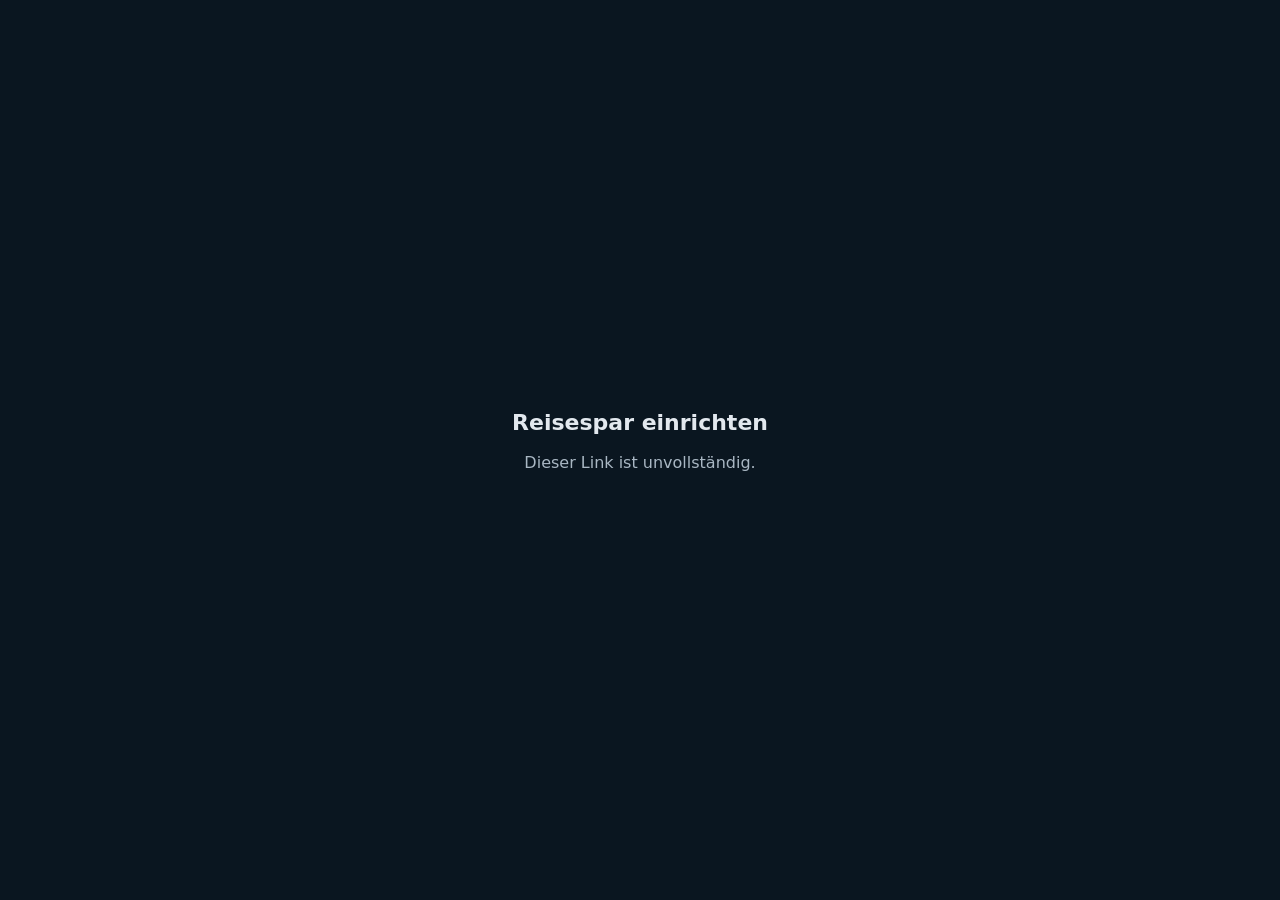
<file: r/reisespar-setup.html>
<!DOCTYPE html>
<html lang="de">
<head>
<meta charset="utf-8">
<meta name="viewport" content="width=device-width, initial-scale=1">
<meta name="robots" content="noindex">
<title>Reisespar einrichten</title>
<style>
  body { margin:0; font-family: system-ui, sans-serif; background:#0A1620; color:#E2E8EE; display:flex; min-height:100vh; align-items:center; justify-content:center; }
  .box { max-width:360px; padding:28px; text-align:center; }
  h1 { font-size:22px; margin:0 0 10px; }
  p { color:#A9B7C3; line-height:1.5; }
  a.btn { display:inline-block; margin-top:18px; padding:14px 22px; border-radius:28px; background:#F5B940; color:#2A1C00; font-weight:600; text-decoration:none; }
</style>
</head>
<body>
<div class="box">
  <h1>Reisespar einrichten</h1>
  <p id="msg">Ein Tipp, und der Bahn-Zugang landet in der App.</p>
  <a class="btn" id="go" href="#">In Reisespar übernehmen</a>
</div>
<script>
  // Die Schlüssel stehen nur im Teil hinter dem #, der nie an einen Server geschickt wird.
  var p = new URLSearchParams(location.hash.slice(1));
  var id = p.get('id'), key = p.get('key');
  var go = document.getElementById('go');
  if (!id || !key) {
    document.getElementById('msg').textContent = 'Dieser Link ist unvollständig.';
    go.style.display = 'none';
  } else {
    var target = 'intent://setup?id=' + encodeURIComponent(id) + '&key=' + encodeURIComponent(key) +
      '#Intent;scheme=reisespar;package=cc.maue.reisespar;end';
    go.href = target;
    if (/Android/i.test(navigator.userAgent)) location.href = target;
  }
</script>
</body>
</html>
</file>
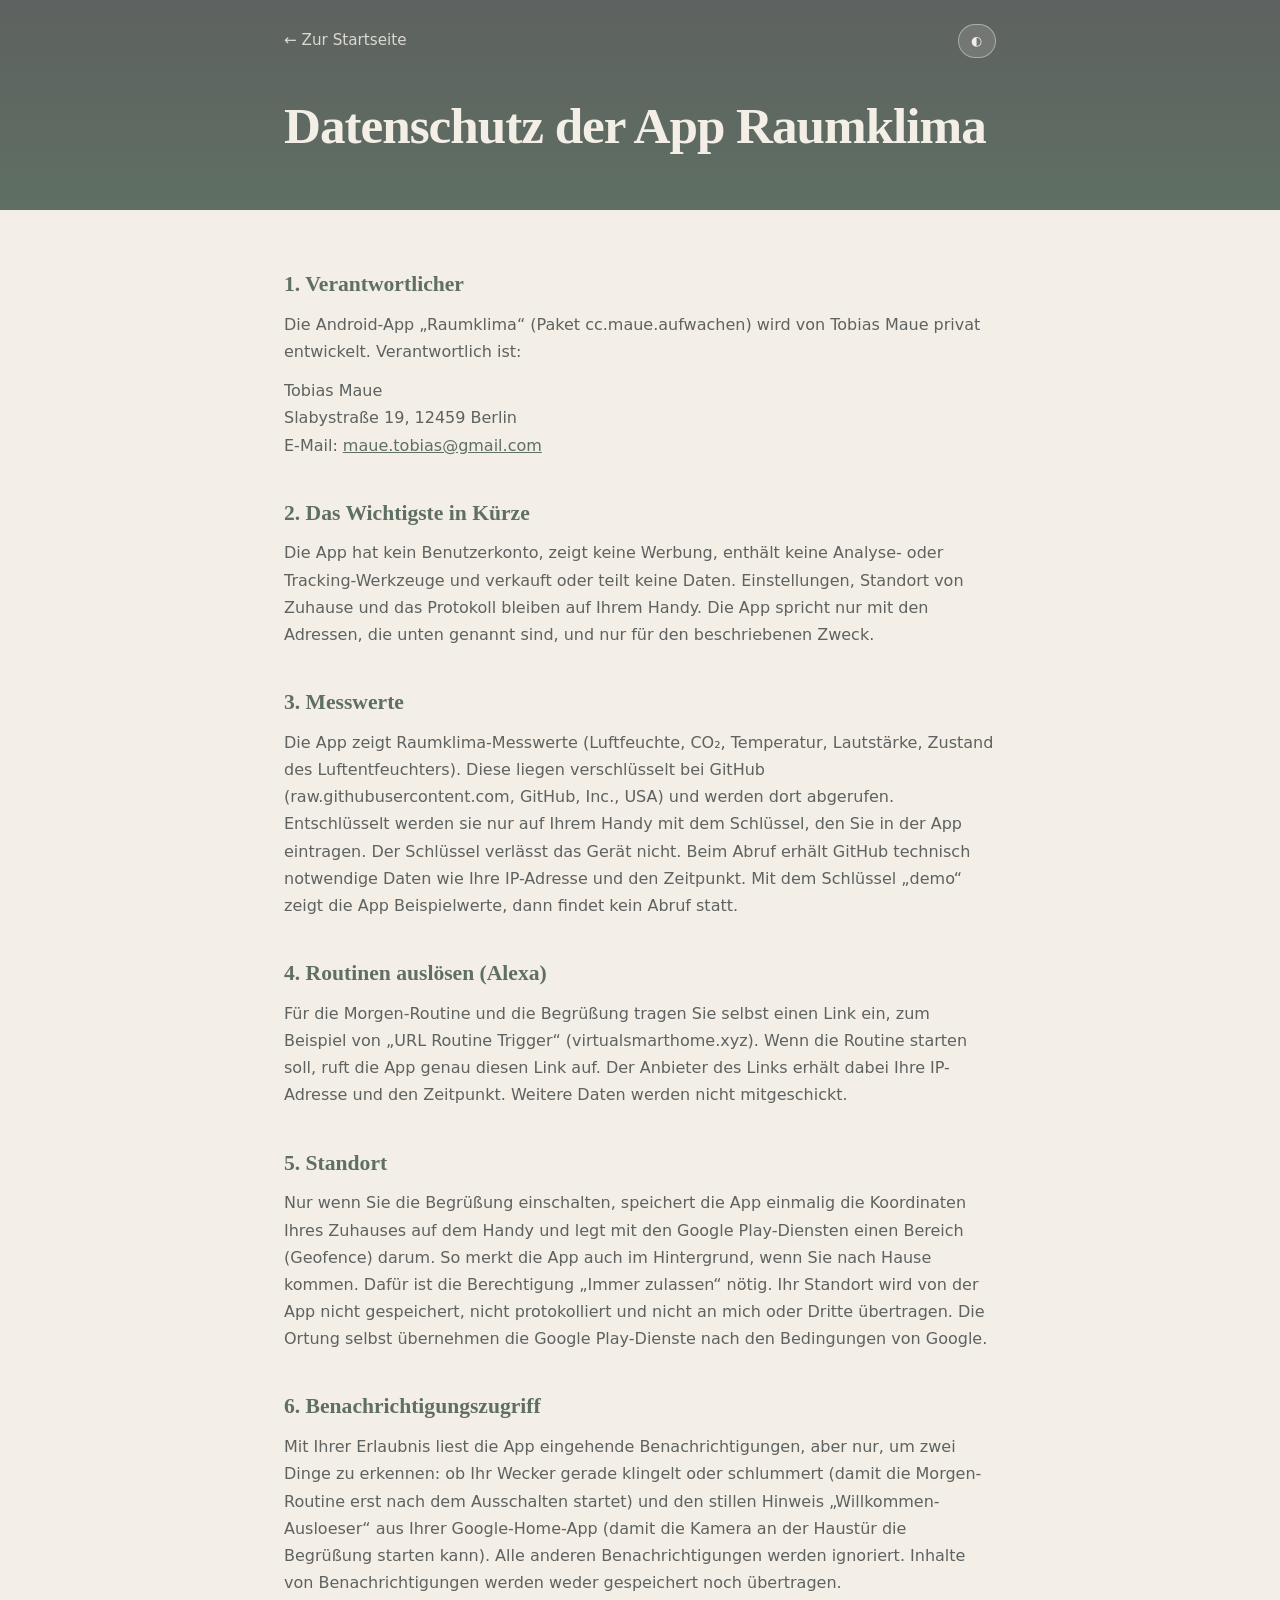
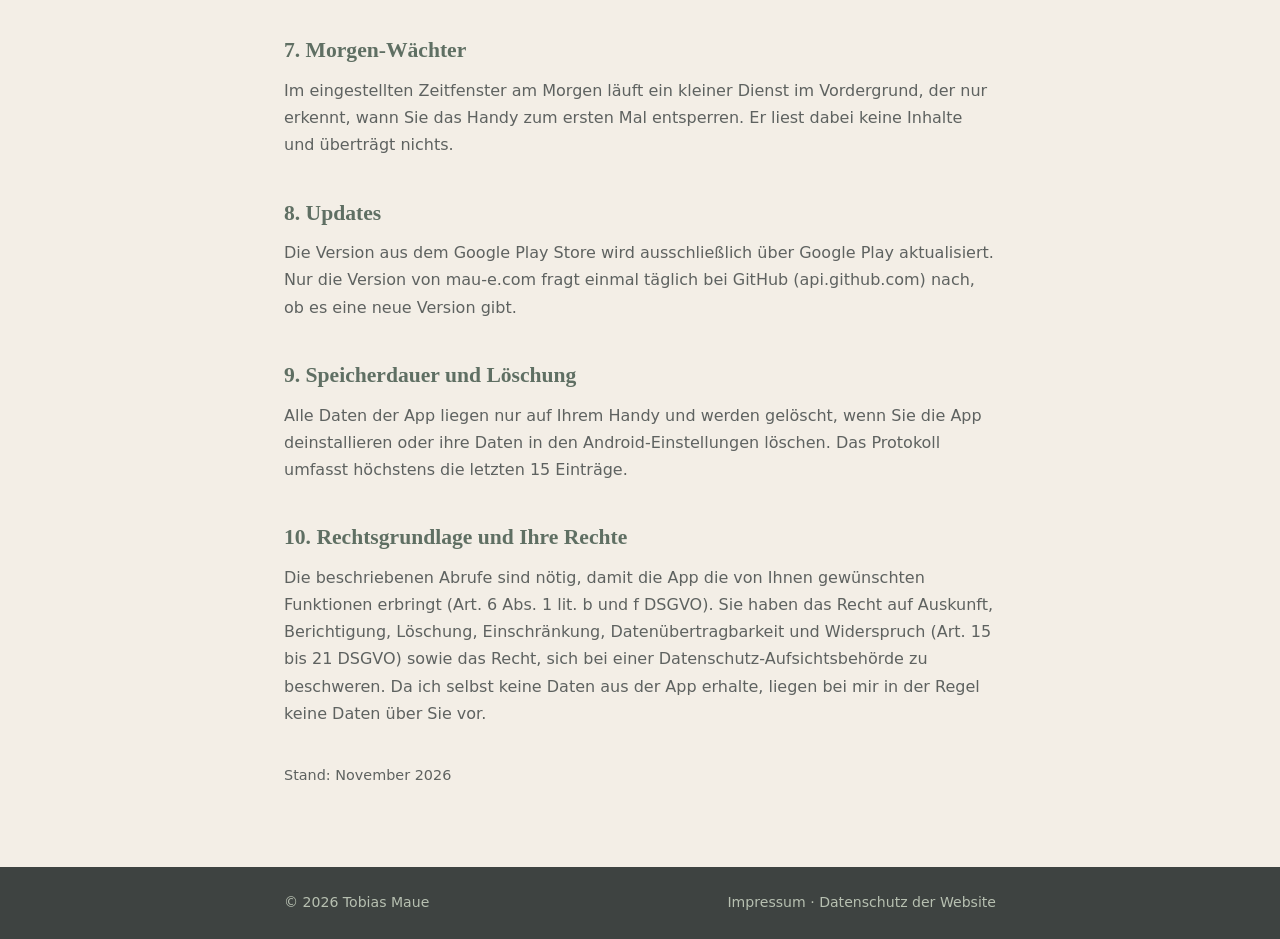
<file: raumklima/datenschutz.html>
<!doctype html>
<html lang="de">
<head>
  <meta charset="utf-8">
  <script>
    (function () {
      var t = null; try { t = localStorage.getItem('theme'); } catch (e) {}
      if (!t) t = window.matchMedia && matchMedia('(prefers-color-scheme: dark)').matches ? 'dark' : 'light';
      document.documentElement.setAttribute('data-theme', t);
    })();
  </script>
  <meta name="viewport" content="width=device-width, initial-scale=1">
  <title>Datenschutz Raumklima-App | Tobias Maue</title>
  <meta name="description" content="Datenschutzerklärung der Android-App Raumklima: kein Tracking, keine Werbung, Daten bleiben auf dem Handy.">
  <link rel="canonical" href="https://mau-e.com/raumklima/datenschutz.html">
  <meta name="robots" content="noindex, follow">
  <link rel="icon" href="../favicon.svg?v=2" type="image/svg+xml">
  <link rel="icon" href="../favicon-32.png?v=2" sizes="32x32" type="image/png">
  <link rel="icon" href="../favicon-48.png?v=2" sizes="48x48" type="image/png">
  <link rel="icon" href="../favicon-96.png?v=2" sizes="96x96" type="image/png">
  <link rel="icon" href="../favicon-192.png?v=2" sizes="192x192" type="image/png">
  <link rel="shortcut icon" href="../favicon.ico?v=2">
  <link rel="apple-touch-icon" href="../apple-touch-icon.png?v=2">
  <meta name="theme-color" content="#5F6F63">
  <style>
    :root { --offwhite:#F3EEE6; --light-sage:#B7C0B1; --sage:#7F8F7A; --deep-sage:#5F6F63; --clay:#D4913F; --clay-deep:#9A6119; --graphite:#5E6260; --charcoal:#3E4341;
      --serif:"Iowan Old Style","Palatino Linotype",Palatino,"Book Antiqua",Georgia,serif;
      --sans:-apple-system,BlinkMacSystemFont,"Segoe UI",system-ui,Roboto,"Helvetica Neue",Arial,sans-serif; }
    * { box-sizing:border-box; margin:0; padding:0; }
    body { background:var(--offwhite); color:var(--charcoal); font-family:var(--sans); font-size:16px; line-height:1.7; -webkit-font-smoothing:antialiased; }
    header { background:linear-gradient(180deg,var(--graphite),var(--deep-sage)); color:var(--offwhite); padding:24px 0 56px; }
    .wrap { max-width:760px; margin:0 auto; padding:0 24px; }
    header a { color:var(--offwhite); text-decoration:none; opacity:.85; font-size:.95rem; }
    header a:hover { opacity:1; }
    .top { display:flex; justify-content:space-between; align-items:center; }
    .lang-switch { font:inherit; font-size:.8rem; font-weight:700; letter-spacing:.08em; color:var(--offwhite); background:rgba(243,238,230,.14); border:1.5px solid rgba(243,238,230,.45); border-radius:999px; padding:5px 12px; cursor:pointer; }
    h1 { font-family:var(--serif); font-size:clamp(2.2rem,6vw,3.2rem); letter-spacing:-.02em; margin-top:40px; line-height:1.1; }
    main { padding:56px 0 80px; }
    h2 { font-family:var(--serif); font-size:1.35rem; margin:36px 0 8px; color:var(--deep-sage); }
    h2:first-child { margin-top:0; }
    p, li { color:var(--graphite); }
    p + p { margin-top:12px; }
    ul { margin:8px 0 0 20px; }
    a { color:var(--deep-sage); }
    .ph { background:rgba(127,143,122,.22); border-bottom:2px dashed var(--sage); padding:0 4px; border-radius:4px; }
    footer { background:var(--charcoal); color:var(--light-sage); padding:24px 0; font-size:.88rem; }
    footer .wrap { display:flex; justify-content:space-between; flex-wrap:wrap; gap:12px; }
    footer a { color:inherit; text-decoration:none; }
    footer a:hover { color:var(--offwhite); }
    .tools { display:flex; gap:8px; }
    [data-theme="dark"] body { background:#1F2321; color:#ECE7DE; }
    [data-theme="dark"] header { background:linear-gradient(180deg,#252A28,#2A3330); }
    [data-theme="dark"] h2 { color:#E2A65A; }
    [data-theme="dark"] p, [data-theme="dark"] li { color:#B6BEB2; }
    [data-theme="dark"] a { color:#E2A65A; }
    [data-theme="dark"] header a { color:#F3EEE6; }
    [data-theme="dark"] footer { background:#141716; }
  </style>
</head>
<body>
  <header><div class="wrap"><div class="top"><a href="../">← Zur Startseite</a><span class="tools"><button type="button" class="lang-switch" id="theme-switch" aria-label="Hell oder dunkel">◐</button></span></div><h1>Datenschutz der App Raumklima</h1></div></header>
  <main><div class="wrap">
    <h2>1. Verantwortlicher</h2>
    <p>Die Android-App „Raumklima“ (Paket cc.maue.aufwachen) wird von Tobias Maue privat entwickelt. Verantwortlich ist:</p>
    <p>Tobias Maue<br>Slabystraße 19, 12459 Berlin<br>E-Mail: <span class="mail" data-u="maue.tobias" data-d="gmail.com">maue.tobias [at] gmail [punkt] com</span></p>

    <h2>2. Das Wichtigste in Kürze</h2>
    <p>Die App hat kein Benutzerkonto, zeigt keine Werbung, enthält keine Analyse- oder Tracking-Werkzeuge und verkauft oder teilt keine Daten. Einstellungen, Standort von Zuhause und das Protokoll bleiben auf Ihrem Handy. Die App spricht nur mit den Adressen, die unten genannt sind, und nur für den beschriebenen Zweck.</p>

    <h2>3. Messwerte</h2>
    <p>Die App zeigt Raumklima-Messwerte (Luftfeuchte, CO₂, Temperatur, Lautstärke, Zustand des Luftentfeuchters). Diese liegen verschlüsselt bei GitHub (raw.githubusercontent.com, GitHub, Inc., USA) und werden dort abgerufen. Entschlüsselt werden sie nur auf Ihrem Handy mit dem Schlüssel, den Sie in der App eintragen. Der Schlüssel verlässt das Gerät nicht. Beim Abruf erhält GitHub technisch notwendige Daten wie Ihre IP-Adresse und den Zeitpunkt. Mit dem Schlüssel „demo“ zeigt die App Beispielwerte, dann findet kein Abruf statt.</p>

    <h2>4. Routinen auslösen (Alexa)</h2>
    <p>Für die Morgen-Routine und die Begrüßung tragen Sie selbst einen Link ein, zum Beispiel von „URL Routine Trigger“ (virtualsmarthome.xyz). Wenn die Routine starten soll, ruft die App genau diesen Link auf. Der Anbieter des Links erhält dabei Ihre IP-Adresse und den Zeitpunkt. Weitere Daten werden nicht mitgeschickt.</p>

    <h2>5. Standort</h2>
    <p>Nur wenn Sie die Begrüßung einschalten, speichert die App einmalig die Koordinaten Ihres Zuhauses auf dem Handy und legt mit den Google Play-Diensten einen Bereich (Geofence) darum. So merkt die App auch im Hintergrund, wenn Sie nach Hause kommen. Dafür ist die Berechtigung „Immer zulassen“ nötig. Ihr Standort wird von der App nicht gespeichert, nicht protokolliert und nicht an mich oder Dritte übertragen. Die Ortung selbst übernehmen die Google Play-Dienste nach den Bedingungen von Google.</p>

    <h2>6. Benachrichtigungszugriff</h2>
    <p>Mit Ihrer Erlaubnis liest die App eingehende Benachrichtigungen, aber nur, um zwei Dinge zu erkennen: ob Ihr Wecker gerade klingelt oder schlummert (damit die Morgen-Routine erst nach dem Ausschalten startet) und den stillen Hinweis „Willkommen-Ausloeser“ aus Ihrer Google-Home-App (damit die Kamera an der Haustür die Begrüßung starten kann). Alle anderen Benachrichtigungen werden ignoriert. Inhalte von Benachrichtigungen werden weder gespeichert noch übertragen.</p>

    <h2>7. Morgen-Wächter</h2>
    <p>Im eingestellten Zeitfenster am Morgen läuft ein kleiner Dienst im Vordergrund, der nur erkennt, wann Sie das Handy zum ersten Mal entsperren. Er liest dabei keine Inhalte und überträgt nichts.</p>

    <h2>8. Updates</h2>
    <p>Die Version aus dem Google Play Store wird ausschließlich über Google Play aktualisiert. Nur die Version von mau-e.com fragt einmal täglich bei GitHub (api.github.com) nach, ob es eine neue Version gibt.</p>

    <h2>9. Speicherdauer und Löschung</h2>
    <p>Alle Daten der App liegen nur auf Ihrem Handy und werden gelöscht, wenn Sie die App deinstallieren oder ihre Daten in den Android-Einstellungen löschen. Das Protokoll umfasst höchstens die letzten 15 Einträge.</p>

    <h2>10. Rechtsgrundlage und Ihre Rechte</h2>
    <p>Die beschriebenen Abrufe sind nötig, damit die App die von Ihnen gewünschten Funktionen erbringt (Art. 6 Abs. 1 lit. b und f DSGVO). Sie haben das Recht auf Auskunft, Berichtigung, Löschung, Einschränkung, Datenübertragbarkeit und Widerspruch (Art. 15 bis 21 DSGVO) sowie das Recht, sich bei einer Datenschutz-Aufsichtsbehörde zu beschweren. Da ich selbst keine Daten aus der App erhalte, liegen bei mir in der Regel keine Daten über Sie vor.</p>
    <p style="margin-top:36px;font-size:.9rem;">Stand: November 2026</p>
  </div></main>
  <footer><div class="wrap"><span>© 2026 Tobias Maue</span><span><a href="../impressum.html">Impressum</a> · <a href="../datenschutz.html">Datenschutz der Website</a></span></div></footer>
  <script>
    document.querySelectorAll('.mail').forEach(function (el) {
      var a = el.dataset.u + '@' + el.dataset.d;
      var link = document.createElement('a');
      link.href = 'mailto:' + a; link.textContent = a;
      el.replaceWith(link);
    });
    document.getElementById('theme-switch').addEventListener('click', function () {
      var next = document.documentElement.getAttribute('data-theme') === 'dark' ? 'light' : 'dark';
      document.documentElement.setAttribute('data-theme', next);
      try { localStorage.setItem('theme', next); } catch (e) {}
    });
  </script>
</body>
</html>
</file>
<file: design-future.css>
/* =====================================================================
   mau-e · Zweites Layout „Future" (Dark + HUD)
   Aktiv über <html data-design="future">. Das klassische Design bleibt
   unverändert; alles hier ist auf dieses Attribut beschränkt (bis auf
   den Umschalter und die HUD-Elemente, die im klassischen Design
   ausgeblendet sind).
   ===================================================================== */

/* Farbkanäle für helle/dunkle Varianten (Standard: dunkel) */
:root { --f-fg: 243, 238, 230; --f-bgc: 18, 24, 21; }

/* ---------- Umschalter (beide Layouts) ---------- */
.design-switch {
  display: inline-flex; align-items: center; gap: 7px;
  font: inherit; font-size: .8rem; font-weight: 700; letter-spacing: .06em;
  color: var(--offwhite); background: rgba(var(--f-fg), .14);
  border: 1.5px solid rgba(var(--f-fg), .45); border-radius: 999px;
  padding: 5px 12px 5px 9px; cursor: pointer; transition: background .2s, box-shadow .3s;
}
.design-switch:hover { background: rgba(var(--f-fg), .28); }
.ds-dot { width: 10px; height: 10px; border-radius: 50%; flex: 0 0 auto;
  background: conic-gradient(from 200deg, #D4913F, #7F8F7A, #B7C0B1, #D4913F);
  box-shadow: 0 0 8px rgba(212, 145, 63, .6); }
@media (prefers-reduced-motion: no-preference) {
  .ds-dot { animation: ds-spin 6s linear infinite; }
}
@keyframes ds-spin { to { transform: rotate(360deg); } }
.hud, .hero-hud { display: none; }

/* ---------- Grundfarben & Schrift ---------- */
html[data-design="future"] {
  color-scheme: dark;
  --f-bg: #121815;
  --f-bg2: #18201C;
  --f-card: #1F2723;
  --f-card2: #18201C;
  --f-line: rgba(var(--f-fg), .085);
  --f-line2: rgba(var(--f-fg), .16);
  --f-ink: #F3EEE6;
  --f-ink2: #DCD6CB;
  --f-soft: #B7C0B1;
  --f-dim: #7E8A7F;
  --f-acc: #D4913F;
  --f-acc2: #F5E4C8;
  --f-acc-glow: rgba(212, 145, 63, .55);
  --f-vio: #7F8F7A;
  --f-cyan: #B7C0B1;
  --f-mono: "JetBrains Mono", ui-monospace, SFMono-Regular, Menlo, Consolas, monospace;
  --f-display: "Space Grotesk", -apple-system, BlinkMacSystemFont, "Segoe UI", system-ui, sans-serif;
  --f-noise: url("data:image/svg+xml,%3Csvg xmlns='http://www.w3.org/2000/svg' width='120' height='120'%3E%3Cfilter id='n'%3E%3CfeTurbulence type='fractalNoise' baseFrequency='1.1' numOctaves='2' stitchTiles='stitch'/%3E%3C/filter%3E%3Crect width='100%25' height='100%25' filter='url(%23n)' opacity='.55'/%3E%3C/svg%3E");
}
html[data-design="future"] body {
  background-color: var(--f-bg);
  background-image:
    linear-gradient(rgba(var(--f-fg), .022) 1px, transparent 1px),
    linear-gradient(90deg, rgba(var(--f-fg), .022) 1px, transparent 1px);
  background-size: 80px 80px;
  background-attachment: fixed;
  color: var(--f-ink);
  counter-reset: fx-sec;
}
html[data-design="future"] ::selection { background: var(--f-acc); color: #1F2321; }
html[data-design="future"] h2,
html[data-design="future"] h3,
html[data-design="future"] h4 { font-family: var(--f-display); color: var(--f-ink); }
html[data-design="future"] h2 { font-weight: 700; letter-spacing: -.045em; line-height: .98; font-size: clamp(2.4rem, 6.4vw, 4.6rem); max-width: 860px; }

/* Abschnitts-Labels wie Folien in einem Pitch Deck: SLIDE 01 ── ÜBER MICH */
html[data-design="future"] .section-label {
  font-family: var(--f-mono); font-size: .72rem; font-weight: 600; letter-spacing: .2em;
  color: var(--f-acc); display: flex; align-items: center; gap: 10px;
}
html[data-design="future"] .section-label::before {
  counter-increment: fx-sec;
  content: "SLIDE " counter(fx-sec, decimal-leading-zero);
  padding: 3px 8px; border-radius: 3px; box-shadow: inset 0 0 0 1px var(--f-line2);
  color: var(--f-soft);
}
html[data-design="future"] .section-label::after {
  content: ""; height: 1px; width: 56px;
  background: linear-gradient(90deg, var(--f-acc), transparent);
}
@media (max-width: 700px) {
  html[data-design="future"] .section-label { justify-content: center; }
  html[data-design="future"] .section-label::after { display: none; }
}

/* ---------- Kopfleiste ---------- */
html[data-design="future"] nav { color: var(--f-ink); }
html[data-design="future"] .logo { font-family: var(--f-display); font-weight: 700; letter-spacing: -.02em; }
html[data-design="future"] .logo::after { content: "_"; color: var(--f-acc); margin-left: 1px; }
@media (prefers-reduced-motion: no-preference) {
  html[data-design="future"] .logo::after { animation: fx-blink 1.1s steps(1) infinite; }
}
@keyframes fx-blink { 50% { opacity: 0; } }
html[data-design="future"] nav ul a {
  font-family: var(--f-mono); font-size: .74rem; font-weight: 600; letter-spacing: .12em; text-transform: uppercase;
}
html[data-design="future"] nav a.active { box-shadow: 0 2px 0 var(--f-acc); text-shadow: 0 0 14px var(--f-acc-glow); }
html[data-design="future"] .topbar.scrolled,
html[data-design="future"][data-theme="dark"] .topbar.scrolled {
  background: rgba(var(--f-bgc), .72);
  -webkit-backdrop-filter: blur(16px) saturate(1.4); backdrop-filter: blur(16px) saturate(1.4);
  box-shadow: inset 0 -1px 0 var(--f-line);
}
html[data-design="future"] .lang-switch,
html[data-design="future"] .theme-switch,
html[data-design="future"] .design-switch {
  font-family: var(--f-mono); font-size: .72rem; letter-spacing: .1em; text-transform: uppercase;
  color: var(--f-ink); background: rgba(var(--f-fg), .04); border: 1px solid var(--f-line2);
}
html[data-design="future"] .lang-switch:hover,
html[data-design="future"] .theme-switch:hover,
html[data-design="future"] .design-switch:hover { background: rgba(212, 145, 63, .1); border-color: var(--f-acc); }
html[data-design="future"] .design-switch { box-shadow: 0 0 18px -4px var(--f-acc-glow); border-color: rgba(212, 145, 63, .55); }
html[data-design="future"] .menu-btn span { background: var(--f-ink); }
@media (max-width: 760px) {
  html[data-design="future"] nav ul,
  html[data-design="future"][data-theme="dark"] nav ul {
    background: rgba(var(--f-bgc), .96); box-shadow: inset 0 -1px 0 var(--f-line), 0 24px 40px -20px #000;
  }
  html[data-design="future"] nav ul a { font-size: .85rem; }
}

/* ---------- Seitenanfang ---------- */
html[data-design="future"] .hero,
html[data-design="future"][data-theme="dark"] .hero {
  background:
    radial-gradient(70% 55% at 50% 105%, rgba(212, 145, 63, .20), transparent 70%),
    radial-gradient(55% 60% at 85% 5%, rgba(127, 143, 122, .20), transparent 70%),
    radial-gradient(45% 50% at 5% 40%, rgba(183, 192, 177, .07), transparent 70%),
    #101512;
}
html[data-design="future"] .grain { opacity: .09; }
html[data-design="future"] .hero-fade,
html[data-design="future"][data-theme="dark"] .hero-fade {
  background: linear-gradient(180deg, rgba(var(--f-bgc), 0) 0%, rgba(var(--f-bgc), .7) 60%, var(--f-bg) 100%);
}
html[data-design="future"] .hero-hud {
  display: block; position: absolute; inset: 86px 24px 28px; z-index: 3; pointer-events: none;
  font-family: var(--f-mono); font-size: .68rem; letter-spacing: .18em; text-transform: uppercase; color: var(--f-dim);
}
html[data-design="future"] .hero-hud i {
  position: absolute; width: 18px; height: 18px; border: 0 solid rgba(var(--f-fg), .35);
}
html[data-design="future"] .hero-hud i:nth-child(1) { top: 0; left: 0; border-top-width: 1px; border-left-width: 1px; }
html[data-design="future"] .hero-hud i:nth-child(2) { top: 0; right: 0; border-top-width: 1px; border-right-width: 1px; }
html[data-design="future"] .hero-hud i:nth-child(3) { bottom: 0; left: 0; border-bottom-width: 1px; border-left-width: 1px; }
html[data-design="future"] .hero-hud i:nth-child(4) { bottom: 0; right: 0; border-bottom-width: 1px; border-right-width: 1px; }
html[data-design="future"] .hero-hud span { position: absolute; }
html[data-design="future"] .hero-hud .hh-tl { top: 2px; left: 30px; }
html[data-design="future"] .hero-hud .hh-tr { top: 2px; right: 30px; }
html[data-design="future"] .hero-hud .hh-bl { bottom: 2px; left: 30px; }
html[data-design="future"] .hero-hud .hh-br { bottom: 2px; right: 30px; }
html[data-design="future"] .hero-hud .hh-live::before {
  content: ""; display: inline-block; width: 6px; height: 6px; border-radius: 50%; margin-right: 8px; vertical-align: 1px;
  background: var(--f-acc); box-shadow: 0 0 10px var(--f-acc);
}
@media (prefers-reduced-motion: no-preference) {
  html[data-design="future"] .hero-hud .hh-live::before { animation: fx-blink 1.6s steps(1) infinite; }
}
@media (min-width: 900px) { html[data-design="future"] .hero-hud .hh-bl { display: none; } }
@media (max-width: 700px) {
  html[data-design="future"] .hero-hud { inset: 74px 14px 18px; font-size: .6rem; }
  html[data-design="future"] .hero-hud .hh-tr, html[data-design="future"] .hero-hud .hh-br { display: none; }
}

html[data-design="future"] .eyebrow {
  font-family: var(--f-mono); font-style: normal; font-size: .82rem; letter-spacing: .22em; text-transform: uppercase;
  color: var(--f-soft); opacity: 1; margin-bottom: 18px;
}
html[data-design="future"] .eyebrow::before { content: "//"; width: auto; height: auto; background: none; color: var(--f-acc); }
@media (max-width: 700px) { html[data-design="future"] .eyebrow::before { display: inline; } }
html[data-design="future"] h1 {
  font-family: var(--f-display); font-weight: 700; letter-spacing: -.055em; line-height: .95;
  background: linear-gradient(180deg, #FFFDF8 20%, #DCD6CB 62%, #8E9B8C 100%);
  -webkit-background-clip: text; background-clip: text; color: transparent; -webkit-text-fill-color: transparent;
  text-shadow: none; filter: drop-shadow(0 10px 40px rgba(127, 143, 122, .25));
}
html[data-design="future"] h1 .dot,
html[data-design="future"] h1 .dot.sprouted {
  -webkit-text-fill-color: var(--f-acc); color: var(--f-acc);
  text-shadow: 0 0 24px var(--f-acc-glow), 0 0 4px var(--f-acc);
}
html[data-design="future"] .lead { color: var(--f-soft); }

/* ---------- Buttons: plastisch, leuchtend, mit Pfeil-Kreis ---------- */
html[data-design="future"] .btn { position: relative; }
html[data-design="future"] .btn-primary,
html[data-design="future"] .contact .contact-card .btn-primary,
html[data-design="future"] .quiz-box .btn,
html[data-design="future"] .side-btn:not(.is-soon),
html[data-design="future"] .book-btn {
  color: #1F2321 !important; font-weight: 700;
  background-color: var(--f-acc);
  background-image: var(--f-noise), linear-gradient(180deg, #ECB36A 0%, #D4913F 52%, #B0711F 100%);
  background-blend-mode: soft-light, normal;
  border: 0;
  box-shadow:
    inset 0 1px 0 rgba(var(--f-fg), .55),
    inset 0 -3px 8px rgba(90, 50, 10, .45),
    0 0 0 1px rgba(226, 166, 90, .55),
    0 12px 34px -10px rgba(190, 120, 40, .7) !important;
  transition: transform .2s cubic-bezier(.3, 1.5, .5, 1), box-shadow .25s, filter .25s;
}
html[data-design="future"] .btn-primary:hover,
html[data-design="future"] .contact .contact-card .btn-primary:hover,
html[data-design="future"] .quiz-box .btn:hover,
html[data-design="future"] .side-btn:not(.is-soon):hover,
html[data-design="future"] .book-btn:hover {
  background-color: var(--f-acc) !important;
  filter: brightness(1.08);
  box-shadow:
    inset 0 1px 0 rgba(var(--f-fg), .6),
    inset 0 -3px 8px rgba(90, 50, 10, .4),
    0 0 0 1px rgba(236, 190, 120, .8),
    0 16px 44px -8px rgba(190, 120, 40, .9) !important;
}
html[data-design="future"] .btn-primary:active,
html[data-design="future"] .quiz-box .btn:active,
html[data-design="future"] .side-btn:not(.is-soon):active,
html[data-design="future"] .book-btn:active {
  transform: translateY(1px) scale(.98);
  box-shadow: inset 0 2px 8px rgba(90, 50, 10, .6), 0 0 0 1px rgba(226, 166, 90, .6), 0 4px 14px -6px rgba(190, 120, 40, .7) !important;
}
/* Pfeil-Kreis am Hauptbutton */
html[data-design="future"] .cta .btn-primary,
html[data-design="future"] .contact-form .btn-primary { padding-right: 58px; }
html[data-design="future"] .cta .btn-primary::after,
html[data-design="future"] .contact-form .btn-primary::after {
  content: "→"; position: absolute; right: 6px; top: 50%; transform: translateY(-50%);
  width: 36px; height: 36px; border-radius: 50%; display: grid; place-items: center;
  background: #1F2321; color: var(--f-acc); font-weight: 700; font-size: 1rem;
  box-shadow: inset 0 0 0 1px rgba(226, 166, 90, .35);
  transition: transform .3s cubic-bezier(.3, 1.5, .5, 1);
}
html[data-design="future"] .btn-ghost,
html[data-design="future"] .li-btn:not(.book-btn),
html[data-design="future"] .cv-btn,
html[data-design="future"] .side-btn.is-soon {
  color: var(--f-ink); background: rgba(var(--f-fg), .04);
  box-shadow: inset 0 0 0 1px var(--f-line2), inset 0 1px 0 rgba(var(--f-fg), .06);
  -webkit-backdrop-filter: blur(8px); backdrop-filter: blur(8px);
}
html[data-design="future"] .btn-ghost:hover,
html[data-design="future"] .li-btn:not(.book-btn):hover,
html[data-design="future"] .cv-btn:hover {
  background: rgba(212, 145, 63, .08); color: var(--f-ink);
  box-shadow: inset 0 0 0 1px var(--f-acc), 0 0 24px -8px var(--f-acc-glow);
}
html[data-design="future"] .cv-btn svg,
html[data-design="future"] .li-btn:not(.book-btn) svg { color: var(--f-acc); }
html[data-design="future"] .side-btn.is-soon { color: var(--f-dim); }

/* ---------- Glas-Panels mit Lichtkante, die dem Mauszeiger folgt ---------- */
html[data-design="future"] .card,
html[data-design="future"] .venture.main,
html[data-design="future"] .side-card:not(.side-next),
html[data-design="future"] .quiz-box,
html[data-design="future"] .contact-card,
html[data-design="future"] .soon-card,
html[data-design="future"] .venture.soon,
html[data-design="future"][data-theme="dark"] .card,
html[data-design="future"][data-theme="dark"] .venture.main,
html[data-design="future"][data-theme="dark"] .side-card:not(.side-next),
html[data-design="future"][data-theme="dark"] .quiz-box,
html[data-design="future"][data-theme="dark"] .contact-card {
  color: var(--f-ink);
  border: 1px solid transparent;
  background:
    radial-gradient(420px circle at var(--mx, -9999px) var(--my, -9999px), rgba(212, 145, 63, .09), transparent 45%) padding-box,
    linear-gradient(180deg, var(--f-card) 0%, var(--f-card2) 100%) padding-box,
    radial-gradient(240px circle at var(--mx, -9999px) var(--my, -9999px), rgba(226, 166, 90, .85), transparent 65%) border-box,
    linear-gradient(180deg, var(--f-line2), var(--f-line)) border-box;
  box-shadow: inset 0 1px 0 rgba(var(--f-fg), .04), 0 40px 70px -45px #000;
}
html[data-design="future"] .card:hover { transform: translateY(-4px); box-shadow: inset 0 1px 0 rgba(var(--f-fg),.05), 0 40px 70px -40px #000, 0 0 60px -30px var(--f-acc-glow); }
html[data-design="future"] .card { border-radius: 16px; }
html[data-design="future"] .card h3 { color: var(--f-ink); }
html[data-design="future"] .card p,
html[data-design="future"][data-theme="dark"] .card p { color: var(--f-soft); }
html[data-design="future"] .icon,
html[data-design="future"][data-theme="dark"] .icon {
  border-radius: 12px; background: rgba(212, 145, 63, .08); color: var(--f-acc);
  box-shadow: inset 0 0 0 1px rgba(212, 145, 63, .35);
}
html[data-design="future"] .card:hover .icon {
  background: var(--f-acc); color: #1F2321; box-shadow: 0 0 26px -2px var(--f-acc-glow);
}

/* ---------- Über mich ---------- */
html[data-design="future"] .about,
html[data-design="future"][data-theme="dark"] .about {
  background: var(--f-bg);
  box-shadow: 0 -1px 0 var(--f-line), 0 -30px 60px -30px rgba(0, 0, 0, calc(var(--p) * .9));
}
html[data-design="future"] .about-text p,
html[data-design="future"][data-theme="dark"] .about-text p { color: var(--f-soft); }
html[data-design="future"] .portrait,
html[data-design="future"][data-theme="dark"] .portrait {
  position: relative; border-radius: 18px; background: var(--f-card);
  box-shadow: 0 0 0 1px var(--f-line2), 0 46px 60px -34px rgba(212, 145, 63, .55), 0 30px 80px -40px #000;
}
html[data-design="future"] .portrait::before,
html[data-design="future"] .portrait::after {
  content: ""; position: absolute; z-index: 2; width: 22px; height: 22px; pointer-events: none;
  border: 0 solid var(--f-acc); filter: drop-shadow(0 0 6px var(--f-acc-glow));
}
html[data-design="future"] .portrait::before { top: 14px; left: 14px; border-top-width: 2px; border-left-width: 2px; }
html[data-design="future"] .portrait::after { bottom: 14px; right: 14px; border-bottom-width: 2px; border-right-width: 2px; }
html[data-design="future"] .callout,
html[data-design="future"][data-theme="dark"] .callout {
  background: linear-gradient(90deg, rgba(212, 145, 63, .10), rgba(212, 145, 63, .02));
  color: var(--f-ink); border-left: 2px solid var(--f-acc); border-radius: 4px 12px 12px 4px;
}
html[data-design="future"] .callout a,
html[data-design="future"][data-theme="dark"] .callout a { color: var(--f-acc); }

/* ---------- Zahlen ---------- */
html[data-design="future"] .stats,
html[data-design="future"][data-theme="dark"] .stats {
  background: linear-gradient(180deg, rgba(var(--f-fg),.015), rgba(var(--f-fg),0));
  border-top: 1px solid var(--f-line); border-bottom: 1px solid var(--f-line);
}
html[data-design="future"] .stat { position: relative; }
html[data-design="future"] .stat-num { font-family: var(--f-display); font-weight: 600; color: var(--f-ink); letter-spacing: -.04em; }
html[data-design="future"] .stat-plus { font-family: var(--f-display); color: var(--f-acc); text-shadow: 0 0 20px var(--f-acc-glow); }
html[data-design="future"] .stat p {
  font-family: var(--f-mono); font-size: .72rem; letter-spacing: .1em; text-transform: uppercase; color: var(--f-soft); line-height: 1.6;
}
@media (min-width: 701px) {
  html[data-design="future"] .stat + .stat::before {
    content: ""; position: absolute; left: -12px; top: 10%; bottom: 10%; width: 1px; background: var(--f-line);
  }
}

/* ---------- Schwerpunkte ---------- */
html[data-design="future"] .work,
html[data-design="future"][data-theme="dark"] .work { background: transparent; }

/* ---------- Laufband ---------- */
html[data-design="future"] .ticker {
  background: #151C18; color: var(--f-acc);
  box-shadow: inset 0 1px 0 var(--f-line2), inset 0 -1px 0 var(--f-line2), 0 20px 50px -25px rgba(212, 145, 63, .35);
}
html[data-design="future"] .ticker .tw { font-family: var(--f-mono); font-weight: 600; letter-spacing: .22em; text-shadow: 0 0 14px var(--f-acc-glow); }
html[data-design="future"] .ticker .sep { width: 6px; height: 6px; border-radius: 1px; transform: rotate(45deg); background: var(--f-ink); opacity: .6; }

/* ---------- Unternehmen ---------- */
html[data-design="future"] .ventures,
html[data-design="future"][data-theme="dark"] .ventures {
  background: radial-gradient(55% 60% at 88% 0%, rgba(127, 143, 122, .16), transparent 70%), transparent;
  color: var(--f-ink);
}
html[data-design="future"] .ventures h2 { color: var(--f-ink); }
html[data-design="future"] .ventures .ventures-intro,
html[data-design="future"][data-theme="dark"] .ventures-intro { color: var(--f-soft); }
html[data-design="future"] .venture.main { border-radius: 18px; }
html[data-design="future"] .v-logo { background: #F3EEE6; box-shadow: inset -1px 0 0 var(--f-line); }
html[data-design="future"] .v-role,
html[data-design="future"][data-theme="dark"] .v-role { font-family: var(--f-mono); font-weight: 600; letter-spacing: .16em; color: var(--f-acc); }
html[data-design="future"] .v-text,
html[data-design="future"][data-theme="dark"] .v-text { color: var(--f-soft); }
html[data-design="future"] .v-links a,
html[data-design="future"][data-theme="dark"] .v-links a { color: var(--f-ink2); font-family: var(--f-mono); font-size: .82rem; }
html[data-design="future"] .v-links a:hover { color: var(--f-acc); }
html[data-design="future"] .next-event,
html[data-design="future"][data-theme="dark"] .next-event {
  background: rgba(212, 145, 63, .06); box-shadow: inset 0 0 0 1px rgba(212, 145, 63, .25); border-radius: 12px;
}
html[data-design="future"] .ne-date { background: var(--f-acc); color: #1F2321; border-radius: 10px; box-shadow: 0 0 22px -4px var(--f-acc-glow); }
html[data-design="future"] .ne-day { font-family: var(--f-display); }
html[data-design="future"] .ne-mon { font-family: var(--f-mono); }
html[data-design="future"] .ne-label,
html[data-design="future"][data-theme="dark"] .ne-label { font-family: var(--f-mono); color: var(--f-acc); }
html[data-design="future"] .ne-title,
html[data-design="future"][data-theme="dark"] .ne-title { color: var(--f-ink); }
html[data-design="future"] .ne-meta,
html[data-design="future"][data-theme="dark"] .ne-meta { color: var(--f-soft); }
html[data-design="future"] .ne-btn,
html[data-design="future"][data-theme="dark"] .ne-btn {
  background: rgba(var(--f-fg), .06); color: var(--f-ink); box-shadow: inset 0 0 0 1px var(--f-line2);
}
html[data-design="future"] .ne-btn:hover { background: var(--f-acc); color: #1F2321; }
html[data-design="future"] .g-dots i.on { background: var(--f-acc); box-shadow: 0 0 8px var(--f-acc); }
html[data-design="future"] .g-nav { background: rgba(var(--f-bgc), .75); color: var(--f-ink); box-shadow: inset 0 0 0 1px var(--f-line2); }
html[data-design="future"] .venture.slot { border: 1px dashed var(--f-line2); color: var(--f-ink); border-radius: 18px; }
html[data-design="future"] .venture.slot:hover { border-color: var(--f-acc); box-shadow: 0 0 40px -20px var(--f-acc-glow); }
html[data-design="future"] .venture.soon { border-radius: 18px; }
html[data-design="future"] .venture.slot p,
html[data-design="future"] .venture.soon p { color: var(--f-soft); }
html[data-design="future"] .slot-plus,
html[data-design="future"] .side-next .slot-plus { background: rgba(212, 145, 63, .1); color: var(--f-acc); box-shadow: inset 0 0 0 1px rgba(212, 145, 63, .35); }
html[data-design="future"] .venture.slot:hover .slot-plus { background: var(--f-acc); color: #1F2321; }
html[data-design="future"] .soon-dot { background: var(--f-acc); }

/* ---------- Stationen ---------- */
html[data-design="future"] .timeline,
html[data-design="future"][data-theme="dark"] .timeline {
  border-left: 1px solid transparent;
  border-image: linear-gradient(180deg, var(--f-acc), var(--f-line2) 20%, var(--f-line) 100%) 1;
}
html[data-design="future"] .timeline li::before,
html[data-design="future"][data-theme="dark"] .timeline li::before {
  width: 11px; height: 11px; left: -6px; top: 8px; border-radius: 2px; transform: rotate(45deg);
  background: var(--f-bg); border: 1px solid var(--f-soft);
}
html[data-design="future"] .timeline li:first-child::before,
html[data-design="future"][data-theme="dark"] .timeline li:first-child::before {
  background: var(--f-acc); border-color: var(--f-acc); box-shadow: 0 0 0 5px rgba(212, 145, 63, .15), 0 0 18px var(--f-acc);
}
html[data-design="future"] .timeline .when,
html[data-design="future"][data-theme="dark"] .timeline .when {
  font-family: var(--f-mono); font-size: .76rem; font-weight: 600; letter-spacing: .1em; text-transform: uppercase; color: var(--f-soft);
}
html[data-design="future"] .timeline h3,
html[data-design="future"][data-theme="dark"] .timeline h3 { font-family: var(--f-display); font-weight: 600; color: var(--f-ink); letter-spacing: -.02em; }
html[data-design="future"] .timeline .role,
html[data-design="future"][data-theme="dark"] .timeline .role { color: var(--f-ink2); }
html[data-design="future"] .timeline p,
html[data-design="future"] .timeline .facts,
html[data-design="future"][data-theme="dark"] .timeline p,
html[data-design="future"][data-theme="dark"] .timeline .facts { color: var(--f-soft); }
html[data-design="future"] .chip,
html[data-design="future"][data-theme="dark"] .chip {
  font-family: var(--f-mono); font-weight: 600; font-size: .66rem; letter-spacing: .14em; border-radius: 4px;
  background: rgba(var(--f-fg), .03); color: var(--f-soft); box-shadow: inset 0 0 0 1px var(--f-line2);
}
html[data-design="future"] .chip.hot,
html[data-design="future"][data-theme="dark"] .chip.hot {
  background: rgba(212, 145, 63, .1); color: var(--f-acc); box-shadow: inset 0 0 0 1px rgba(212, 145, 63, .5);
}
html[data-design="future"] .timeline .cities span,
html[data-design="future"][data-theme="dark"] .timeline .cities span {
  font-family: var(--f-mono); font-size: .72rem; border-radius: 4px;
  background: rgba(var(--f-fg), .03); color: var(--f-ink2); box-shadow: inset 0 0 0 1px var(--f-line);
}
html[data-design="future"] .timeline .cities em,
html[data-design="future"][data-theme="dark"] .timeline .cities em { font-family: var(--f-mono); color: var(--f-acc); }
html[data-design="future"] .timeline summary,
html[data-design="future"] .timeline .links a,
html[data-design="future"][data-theme="dark"] .timeline summary,
html[data-design="future"][data-theme="dark"] .timeline .links a { color: var(--f-acc); }
html[data-design="future"] .timeline summary::before,
html[data-design="future"][data-theme="dark"] .timeline summary::before { background: rgba(212, 145, 63, .12); border-radius: 4px; }

/* ---------- Mehr ---------- */
html[data-design="future"] .more,
html[data-design="future"][data-theme="dark"] .more {
  background-color: transparent;
  background-image:
    radial-gradient(rgba(var(--f-fg), .07) 1px, transparent 1.3px),
    radial-gradient(60% 55% at 8% 0%, rgba(212, 145, 63, .10), transparent 70%);
  background-size: 22px 22px, auto;
  border-top: 1px solid var(--f-line);
}
html[data-design="future"] .more::before {
  font-family: var(--f-mono); font-weight: 600; letter-spacing: .28em; color: var(--f-acc);
  border: 1px solid rgba(212, 145, 63, .5); border-radius: 3px; transform: none;
  box-shadow: 0 0 20px -6px var(--f-acc-glow);
}
html[data-design="future"] .more h2 { color: var(--f-ink); }
html[data-design="future"] .more-intro,
html[data-design="future"] .grown { color: var(--f-soft); }
html[data-design="future"] .grown { font-family: var(--f-mono); font-size: .76rem; letter-spacing: .04em; }
html[data-design="future"] .more-sub { font-family: var(--f-mono); font-weight: 600; letter-spacing: .2em; color: var(--f-soft); }
html[data-design="future"] .side-card:not(.side-next) h4,
html[data-design="future"][data-theme="dark"] .side-card:not(.side-next) h4 { color: var(--f-ink); }
html[data-design="future"] .side-card:not(.side-next) p,
html[data-design="future"][data-theme="dark"] .side-card:not(.side-next) p { color: var(--f-soft); }
html[data-design="future"] .side-ic { background: rgba(212, 145, 63, .08); color: var(--f-acc); box-shadow: inset 0 0 0 1px rgba(212, 145, 63, .35); border-radius: 12px; }
html[data-design="future"] .side-video video { box-shadow: 0 0 0 1px var(--f-line2), 0 30px 50px -24px #000, 0 20px 50px -30px var(--f-acc-glow); background: var(--f-card2); }
html[data-design="future"] .dl-meta,
html[data-design="future"] .dl-help,
html[data-design="future"][data-theme="dark"] .dl-meta,
html[data-design="future"][data-theme="dark"] .dl-help { color: var(--f-soft); }
html[data-design="future"] .dl-meta { font-family: var(--f-mono); font-size: .74rem; }
html[data-design="future"] .dl-help summary,
html[data-design="future"][data-theme="dark"] .dl-help summary { color: var(--f-acc); }
html[data-design="future"] .side-next { border: 1px dashed var(--f-line2); }
html[data-design="future"] .side-next h4 { color: var(--f-ink) !important; }
html[data-design="future"] .side-next p,
html[data-design="future"] .soon-card p { color: var(--f-soft) !important; }
html[data-design="future"] .soon-card h4 { color: var(--f-ink) !important; }
html[data-design="future"] .soon-card { border-radius: 14px; }
html[data-design="future"] .soon-ic { background: rgba(212, 145, 63, .1); color: var(--f-acc); border-radius: 10px; }
html[data-design="future"] .skeleton i { background: linear-gradient(90deg, rgba(var(--f-fg),.04) 0%, rgba(var(--f-fg),.14) 40%, rgba(var(--f-fg),.04) 80%); background-size: 220% 100%; }
html[data-design="future"] .soon-tag {
  font-family: var(--f-mono); font-weight: 600; letter-spacing: .14em; border-radius: 3px;
  background: transparent; color: var(--f-acc); box-shadow: inset 0 0 0 1px rgba(212, 145, 63, .55);
}

/* ---------- Quiz ---------- */
html[data-design="future"] .quiz,
html[data-design="future"][data-theme="dark"] .quiz { background: transparent; border-top: 1px solid var(--f-line); }
html[data-design="future"] .quiz-intro p,
html[data-design="future"] .quiz-box p,
html[data-design="future"] .quiz-top,
html[data-design="future"][data-theme="dark"] .quiz-intro p,
html[data-design="future"][data-theme="dark"] .quiz-box p,
html[data-design="future"][data-theme="dark"] .quiz-top { color: var(--f-soft); }
html[data-design="future"] .quiz-top { font-family: var(--f-mono); font-size: .74rem; letter-spacing: .08em; }
html[data-design="future"] .quiz-box h3,
html[data-design="future"] .quiz-score,
html[data-design="future"][data-theme="dark"] .quiz-box h3,
html[data-design="future"][data-theme="dark"] .quiz-score { color: var(--f-ink); font-family: var(--f-display); }
html[data-design="future"] .quiz-kicker,
html[data-design="future"] .quiz-pct,
html[data-design="future"] .quiz-passed { color: var(--f-acc) !important; font-family: var(--f-mono); }
html[data-design="future"] .quiz-bar,
html[data-design="future"][data-theme="dark"] .quiz-bar { background: rgba(var(--f-fg), .06); }
html[data-design="future"] .quiz-bar i { background: linear-gradient(90deg, var(--f-vio), var(--f-acc)); box-shadow: 0 0 12px var(--f-acc-glow); }
html[data-design="future"] .quiz-opt,
html[data-design="future"][data-theme="dark"] .quiz-opt {
  background: rgba(var(--f-fg), .025); border: 1px solid var(--f-line2); color: var(--f-ink); border-radius: 12px;
}
html[data-design="future"] .quiz-opt:hover { border-color: var(--f-acc); box-shadow: 0 0 24px -10px var(--f-acc-glow); }
html[data-design="future"] .quiz-opt.right,
html[data-design="future"][data-theme="dark"] .quiz-opt.right { background: rgba(60, 220, 140, .12); border-color: #3CDC8C; }
html[data-design="future"] .quiz-opt.wrong,
html[data-design="future"][data-theme="dark"] .quiz-opt.wrong { background: rgba(255, 90, 90, .12); border-color: #FF5A5A; }
html[data-design="future"] .quiz-score span { color: var(--f-soft); }
html[data-design="future"] .fastlane-card,
html[data-design="future"] .fastlane-badge,
html[data-design="future"][data-theme="dark"] .fastlane-card,
html[data-design="future"][data-theme="dark"] .fastlane-badge {
  background: rgba(212, 145, 63, .08); color: var(--f-ink); box-shadow: inset 0 0 0 1px rgba(212, 145, 63, .3);
}

/* ---------- Kontakt ---------- */
html[data-design="future"] .contact,
html[data-design="future"][data-theme="dark"] .contact {
  padding-bottom: 150px; color: var(--f-ink);
  background:
    radial-gradient(70% 55% at 50% 115%, rgba(212, 145, 63, .30), transparent 65%),
    radial-gradient(50% 50% at 92% 0%, rgba(127, 143, 122, .16), transparent 70%),
    #101512;
  border-top: 1px solid var(--f-line);
}
html[data-design="future"] .night { display: none; }
html[data-design="future"] .contact h2 { color: var(--f-ink); }
html[data-design="future"] .contact .section-label { color: var(--f-acc); }
html[data-design="future"] .contact .intro p { color: var(--f-soft); opacity: 1; }
html[data-design="future"] .contact-card { border-radius: 18px; }
html[data-design="future"] .contact-form label,
html[data-design="future"][data-theme="dark"] .contact-form label {
  font-family: var(--f-mono); font-size: .7rem; letter-spacing: .14em; text-transform: uppercase; color: var(--f-soft);
}
html[data-design="future"] .contact-form input,
html[data-design="future"] .contact-form textarea,
html[data-design="future"][data-theme="dark"] .contact-form input,
html[data-design="future"][data-theme="dark"] .contact-form textarea {
  font-family: var(--sans); text-transform: none; letter-spacing: normal;
  background: #141A17; border: 1px solid var(--f-line2); border-radius: 10px; color: var(--f-ink);
  transition: border-color .2s, box-shadow .2s;
}
html[data-design="future"] .contact-form input:focus,
html[data-design="future"] .contact-form textarea:focus { border-color: var(--f-acc); box-shadow: 0 0 0 3px rgba(212, 145, 63, .18), 0 0 24px -8px var(--f-acc-glow); }
html[data-design="future"] .contact-form .form-note,
html[data-design="future"][data-theme="dark"] .contact-form .form-note { color: var(--f-soft); }
html[data-design="future"] .contact-form .form-note a,
html[data-design="future"][data-theme="dark"] .contact-form .form-note a { color: var(--f-acc); }
html[data-design="future"] .form-status { color: var(--f-ink); }

/* ---------- Fußzeile, Hinweise, Geheimnisse ---------- */
html[data-design="future"] footer,
html[data-design="future"][data-theme="dark"] footer {
  background: #0E1311; color: var(--f-dim); box-shadow: inset 0 1px 0 var(--f-line);
  font-family: var(--f-mono); font-size: .74rem; letter-spacing: .04em;
}
html[data-design="future"] footer a:hover { color: var(--f-acc); }
html[data-design="future"] .egg-counter { color: var(--f-acc); }
html[data-design="future"] .toast {
  background: rgba(var(--f-bgc), .92); color: var(--f-ink); border-left-color: var(--f-acc);
  box-shadow: inset 0 0 0 1px var(--f-line2), 0 20px 50px -20px #000, 0 0 40px -24px var(--f-acc-glow);
  -webkit-backdrop-filter: blur(10px); backdrop-filter: blur(10px);
}
html[data-design="future"] .toast p { color: var(--f-soft); }
html[data-design="future"] .egg-panel,
html[data-design="future"][data-theme="dark"] .egg-panel { background: var(--f-card); color: var(--f-ink); box-shadow: 0 0 0 1px var(--f-line2), 0 40px 80px -30px #000; }
html[data-design="future"] .egg-panel h3 { font-family: var(--f-display); }
html[data-design="future"] .egg-list li,
html[data-design="future"][data-theme="dark"] .egg-list li { background: #141A17; box-shadow: inset 0 0 0 1px var(--f-line); }
html[data-design="future"] .egg-list p,
html[data-design="future"] .egg-close,
html[data-design="future"][data-theme="dark"] .egg-list p,
html[data-design="future"][data-theme="dark"] .egg-close { color: var(--f-soft); }
html[data-design="future"] .egg-list li.locked,
html[data-design="future"][data-theme="dark"] .egg-list li.locked { background: transparent; border-color: var(--f-line2); box-shadow: none; }
html[data-design="future"] .egg-mark { background: var(--f-acc); color: #1F2321; }
html[data-design="future"] .egg-list li.locked .egg-mark,
html[data-design="future"][data-theme="dark"] .egg-list li.locked .egg-mark { background: rgba(var(--f-fg),.06); color: var(--f-soft); }
html[data-design="future"] .egg-kicker,
html[data-design="future"] .egg-done,
html[data-design="future"][data-theme="dark"] .egg-kicker,
html[data-design="future"][data-theme="dark"] .egg-done { color: var(--f-acc); font-family: var(--f-mono); }
html[data-design="future"] .ph { background: rgba(212, 145, 63, .12); border-bottom-color: var(--f-acc); }

/* ---------- HUD am Bildschirmrand ---------- */
html[data-design="future"] .hud { display: block; }
.hud-progress { position: fixed; top: 0; left: 0; right: 0; height: 2px; z-index: 60; pointer-events: none; }
.hud-progress i {
  display: block; height: 100%; width: calc(var(--sp, 0) * 100%);
  background: linear-gradient(90deg, var(--f-vio), var(--f-acc)); box-shadow: 0 0 10px var(--f-acc-glow);
}
/* Folienzähler unten links, wie in einer Präsentation */
.hud-ruler, .hud-read { display: none; }
@media (min-width: 900px) {
  .hud-read {
    display: flex; gap: 8px; align-items: center; position: fixed; left: 18px; bottom: 18px; z-index: 40; pointer-events: none;
    padding: 7px 12px; border-radius: 999px; background: rgba(var(--f-bgc), .7);
    -webkit-backdrop-filter: blur(10px); backdrop-filter: blur(10px); box-shadow: inset 0 0 0 1px var(--f-line2);
    font-family: var(--f-mono); font-size: .64rem; font-weight: 600; letter-spacing: .18em; text-transform: uppercase; color: var(--f-dim);
  }
  .hud-read::before { content: "SLIDE"; color: var(--f-dim); }
  .hud-read .hud-n { color: var(--f-acc); }
  .hud-read .hud-s { color: var(--f-soft); }
  .hud-read .hud-s::before { content: "·"; margin-right: 8px; color: var(--f-dim); }
}

/* Rotierende Zeile im Hero */
.fx-rot { display: none; }
html[data-design="future"] .fx-rot {
  display: block; margin-top: 18px; font-family: var(--f-display); font-weight: 600; letter-spacing: -.03em;
  font-size: clamp(1.5rem, 3.4vw, 2.4rem); line-height: 1.15; color: var(--f-ink);
}
html[data-design="future"] .fx-rot .fx-w {
  display: inline-block; color: var(--f-acc); text-shadow: 0 0 30px var(--f-acc-glow);
  transition: opacity .35s, transform .35s cubic-bezier(.3, 1.4, .5, 1), filter .35s;
}
html[data-design="future"] .fx-rot .fx-w.out { opacity: 0; transform: translateY(-.4em) rotateX(60deg); filter: blur(6px); }
html[data-design="future"] .fx-rot .fx-w.in { opacity: 0; transform: translateY(.4em) rotateX(-60deg); filter: blur(6px); transition: none; }
html[data-design="future"] .fx-rot .fx-c { display: inline-block; width: .08em; height: .9em; margin-left: 4px; vertical-align: -.1em; background: var(--f-acc); }
@media (prefers-reduced-motion: no-preference) { html[data-design="future"] .fx-rot .fx-c { animation: fx-blink 1s steps(1) infinite; } }
html[data-design="future"] .fx-rot + .lead { margin-top: 16px; }

/* „Traction" über den Zahlen */
html[data-design="future"] .stats { position: relative; padding-top: 70px; }
html[data-design="future"] .stats::before {
  content: "Traction"; position: absolute; top: 26px; left: 50%; transform: translateX(-50%);
  font-family: var(--f-mono); font-size: .68rem; font-weight: 600; letter-spacing: .3em; text-transform: uppercase; color: var(--f-acc);
}

/* ---------- Ruhigere Variante bei „weniger Bewegung" ---------- */
@media (prefers-reduced-motion: reduce) {
  html[data-design="future"] .hero::after,
  html[data-design="future"] .logo::after,
  html[data-design="future"] .hero-hud .hh-live::before { animation: none; }
}
</file>
<file: design-retro.css>
/* =====================================================================
   mau-e · Layout „Retro": so hätte die Seite 1996 ausgesehen
   Aktiv über <html data-design="retro">. Die normale Seite wird ausgeblendet,
   retro.js baut daraus eine eigene Ansicht im Stil des frühen Webs.
   ===================================================================== */
#retro { display: none; }
html[data-design="retro"] { color-scheme: light; background: #C0C0C0 !important; scroll-behavior: auto; }
html[data-design="retro"] body {
  margin: 0 !important; padding: 8px !important; color: #000 !important; overflow-x: hidden;
  font: 16px/1.35 "Times New Roman", Times, serif !important; -webkit-font-smoothing: none;
  background-color: #C0C0C0 !important;
  background-image:
    linear-gradient(45deg, rgba(255, 255, 255, .22) 25%, transparent 25%, transparent 75%, rgba(255, 255, 255, .22) 75%),
    linear-gradient(45deg, rgba(255, 255, 255, .22) 25%, transparent 25%, transparent 75%, rgba(255, 255, 255, .22) 75%) !important;
  background-size: 8px 8px !important; background-position: 0 0, 4px 4px !important;
}
html[data-design="retro"] body > *:not(#retro):not(dialog):not(script):not(style) { display: none !important; }
html[data-design="retro"] #retro { display: block; max-width: 800px; margin: 0 auto; background: #FFFFF0; border: 2px outset #FFFFFF; padding: 10px 14px 18px; box-shadow: 4px 4px 0 #808080; }
html[data-design="retro"] #retro[hidden] { display: none; }
#retro * { box-sizing: content-box; }
#retro a { color: #0000EE; text-decoration: underline; }
#retro a:visited { color: #551A8B; }
#retro a:active { color: #FF0000; }
#retro p { margin: 0 0 1em; }
#retro small, #retro .r-small { font-size: 13px; }
#retro hr { border: 0; border-top: 2px groove #FFFFFF; border-bottom: 1px solid #808080; height: 0; margin: 14px 0; }
#retro hr.r-rainbow { height: 6px; border: 0; background: linear-gradient(90deg, #F00, #F80, #FF0, #0C0, #00F, #80F, #F0F); }

#retro .r-marquee { display: block; background: #000080; color: #FFFF00; font: bold 15px/1.8 "Courier New", Courier, monospace; padding: 2px 0; border: 2px inset #FFFFFF; }
#retro .r-alt { display: block; color: #FF0000; font: bold 18px/1.6 "Comic Sans MS", "Comic Sans", cursive; margin: 8px 0 16px; }
#retro .r-top td { padding: 6px 0; }
#retro .r-h1 {
  font: bold 46px/1.1 "Times New Roman", Times, serif; margin: 10px 0 4px; color: #000080;
  text-shadow: 3px 3px 0 #C0C0C0, 4px 4px 0 #808080;
}
#retro .r-sub { font-size: 20px; color: #800000; margin-bottom: 10px; }
#retro .r-construct {
  display: inline-block; margin: 6px 0 2px; padding: 6px 14px; font: 15px/1.3 Arial, Helvetica, sans-serif; color: #000;
  background: repeating-linear-gradient(-45deg, #FFD700 0 14px, #000 14px 28px); border: 2px solid #000;
}
#retro .r-construct b, #retro .r-construct small { background: #FFD700; padding: 0 6px; }
#retro .r-construct b { font-size: 18px; text-transform: uppercase; letter-spacing: 1px; }
#retro .r-sign { display: inline-block; width: 22px; height: 20px; line-height: 22px; margin: 0 8px; vertical-align: middle; text-align: center; font-weight: bold; color: #000;
  background: #FFD700; clip-path: polygon(50% 0, 100% 100%, 0 100%); }

#retro .r-main { border-collapse: separate; }
#retro .r-nav { background: #E0E0E0; border: 2px inset #FFFFFF; font: 14px/1.5 Arial, Helvetica, sans-serif; }
#retro .r-nav ul { margin: 8px 0; padding-left: 18px; }
#retro .r-nav li { margin: 3px 0; }
#retro .r-content { padding-left: 18px; }
#retro .r-h2 { font: bold 26px/1.2 "Times New Roman", Times, serif; color: #000080; margin: 22px 0 10px; border-bottom: 2px solid #000080; padding-bottom: 2px; }
#retro .r-h2:first-of-type { margin-top: 4px; }
#retro .r-ball {
  display: inline-block; width: 14px; height: 14px; margin-right: 8px; vertical-align: middle; border-radius: 50%;
  background: radial-gradient(circle at 35% 35%, #FFB0B0, #F00 45%, #600 100%);
}
#retro .r-photo { float: left; margin: 2px 14px 8px 0; border: 3px ridge #808080; width: 150px; height: auto; }
#retro .r-table { border-collapse: collapse; margin: 6px 0 14px; background: #FFFFFF; }
#retro .r-table td, #retro .r-table th { border: 2px ridge #C0C0C0; font-size: 15px; }
#retro .r-num { font-size: 34px; font-weight: bold; color: #008000; }
#retro .r-list { padding-left: 22px; }
#retro .r-list li { margin: 6px 0; list-style: square; }
#retro .r-blink { color: #FF0000; font: bold 13px/1 Arial, Helvetica, sans-serif; animation: r-blink 1s steps(1) infinite; }
@keyframes r-blink { 50% { visibility: hidden; } }
#retro .r-dig { font: bold 11px/1 Arial, sans-serif; background: #FFD700; border: 1px solid #000; padding: 2px 4px; }
#retro .r-dl { font: bold 16px Arial, Helvetica, sans-serif; color: #FF0000; }

#retro .r-btn, #retro input[type=submit], #retro input[type=reset] {
  font: 13px/1 Arial, Helvetica, sans-serif; color: #000; background: #C0C0C0; cursor: pointer;
  border: 2px outset #FFFFFF; border-right-color: #404040; border-bottom-color: #404040; padding: 5px 10px; border-radius: 0;
}
#retro .r-btn:active, #retro input[type=submit]:active, #retro input[type=reset]:active { border-style: inset; }
#retro input[type=text], #retro input[type=email], #retro textarea {
  font: 14px "Courier New", Courier, monospace; color: #000; background: #FFF; border: 2px inset #FFFFFF; border-radius: 0; padding: 2px 4px; max-width: 100%;
}
#retro .r-hp { position: absolute; left: -9999px; width: 1px; height: 1px; opacity: 0; }

#retro .r-counter { display: inline-block; margin-top: 4px; background: #000; padding: 3px; border: 2px inset #FFF; }
#retro .r-counter span { display: inline-block; width: 16px; margin: 0 1px; text-align: center; font: bold 20px/26px "Courier New", monospace; color: #00FF00; background: #111; }
#retro .r-badges span {
  display: inline-block; width: 88px; height: 31px; margin: 3px; text-align: center; vertical-align: middle;
  font: bold 11px/31px Arial, Helvetica, sans-serif; color: #FFF; border: 1px solid #000;
  background: linear-gradient(180deg, #4060C0, #102080);
}
#retro .r-badges span:nth-child(2) { background: linear-gradient(180deg, #30A030, #105010); }
#retro .r-badges span:nth-child(3) { background: linear-gradient(180deg, #A03030, #501010); }
#retro .r-badges span:nth-child(4) { background: linear-gradient(180deg, #606060, #202020); }

@media (max-width: 640px) {
  html[data-design="retro"] body { padding: 4px !important; }
  #retro { padding: 8px; }
  #retro .r-h1 { font-size: 32px; }
  #retro .r-main, #retro .r-main tbody, #retro .r-main tr, #retro .r-main td { display: block; width: auto !important; }
  #retro .r-content { padding-left: 0; }
  #retro .r-table td, #retro .r-table th { font-size: 13px; }
  #retro .r-photo { width: 110px; }
  #retro textarea { width: 95%; }
}
@media (prefers-reduced-motion: reduce) { #retro .r-blink { animation: none; } }
</file>
<file: design-orbit.css>
/* =====================================================================
   mau-e · Layout „Future" · Sinkflug (Bühne, Tiefe, Ring, Sonnensystem)
   Gehört zu orbit.js. Die Grundfarben und Bauteile kommen aus
   design-future.css, hier liegt alles, was mit Raum und Bewegung zu tun hat.
   ===================================================================== */

/* ---------- Bühne: ein durchgehender Himmel, keine Abschnittsflächen ---------- */
.f-sky, .f-alt, .f-ghost, .f-plate, .f-wing, .f-sys, .f-ring, .f-cue, .f-gyro { display: none; }
html[data-design="future"] { background: #020403; --f-R: 2000px; }
html[data-design="future"][data-theme="light"] { background: #B9C3BB; }
html[data-design="future"].f-nogl { background: linear-gradient(180deg, #020403 0%, #0A1510 45%, #1A3023 100%) fixed; }
html[data-design="future"][data-theme="light"].f-nogl { background: linear-gradient(180deg, #8C9A94 0%, #C3CABD 50%, #E3DECD 100%) fixed; }
html[data-design="future"] body { background: none !important; }
html[data-design="future"] .f-sky { display: block; position: fixed; inset: 0; width: 100%; height: 100%; z-index: -1; pointer-events: none; }
html[data-design="future"].f-nogl .f-sky { display: none; }
html[data-design="future"] header.hero,
html[data-design="future"] main > section,
html[data-design="future"][data-theme] header.hero,
html[data-design="future"][data-theme] main > section { background: none !important; border: 0 !important; box-shadow: none !important; overflow: visible !important; }
html[data-design="future"] #depth, html[data-design="future"] .grain, html[data-design="future"] .hero-fade, html[data-design="future"] .hero-hud { display: none !important; }
html[data-design="future"] footer, html[data-design="future"][data-theme="dark"] footer { background: rgba(2, 6, 4, .55); backdrop-filter: blur(6px); }
html[data-design="future"][data-theme="light"] footer { background: rgba(46, 58, 50, .78); color: #D5DACF; }

/* Das Hereindrehen ist die Einblendung: die alten Einblend-Effekte bleiben aus */
html[data-design="future"] .js .reveal { opacity: 1 !important; transition: none !important; }
html[data-design="future"] .js .reveal:not(.f-b) { transform: none; }

/* ---------- Körper auf der Spirale ---------- */
html[data-design="future"] .f-b { transform-style: preserve-3d; will-change: transform; backface-visibility: hidden; position: relative; }
html[data-design="future"] .f-b :is(.hero-content, .about-grid, .about-text, .cards, .venture-grid, .side-grid, .soon-grid, .cta, .quiz-wrap > div) { transform-style: preserve-3d; }
html[data-design="future"] main > section { padding-top: clamp(70px, 13vh, 150px); padding-bottom: clamp(70px, 13vh, 150px); }
html[data-design="future"] main > .stats { padding-top: 0; padding-bottom: clamp(70px, 13vh, 150px); }
html[data-design="future"] #about { padding-bottom: 40px; }
html[data-design="future"] .hero { min-height: 100vh; min-height: 100svh; }

/* Ebenen in der Tiefe: Überschriften vorne, Marken ganz vorne, Ziffern weit hinten */
html[data-design="future"] .f-b h2, html[data-design="future"] h2.f-b { position: relative; }
html[data-design="future"] .f-b h2 { transform: translateZ(54px); }
html[data-design="future"] .f-b .section-label { transform: translateZ(84px); }
html[data-design="future"] .f-b .portrait { transform: translateZ(70px); }
html[data-design="future"] .f-b .callout { transform: translateZ(34px); }
html[data-design="future"] .f-b .stat { transform: translateZ(40px); }
html[data-design="future"] .f-b .btn { transform: translateZ(36px); }
html[data-design="future"] .f-ghost {
  display: block; position: absolute; right: -3%; top: -.42em; z-index: -1; pointer-events: none; user-select: none;
  font-family: var(--f-display); font-weight: 700; font-size: clamp(9rem, 26vw, 24rem); line-height: 1; letter-spacing: -.06em;
  color: transparent; -webkit-text-stroke: 1.5px rgba(var(--f-fg), .1);
  transform: translateZ(-520px);
}
html[data-design="future"] h2 > .f-ghost { right: -6%; top: -.9em; }
@media (max-width: 760px) { html[data-design="future"] .f-ghost { right: 0; -webkit-text-stroke-width: 1px; } }

/* ---------- Seitenanfang ---------- */
html[data-design="future"] .hero h1 { font-size: clamp(3.4rem, 11vw, 9.5rem); line-height: .92; letter-spacing: -.055em; }
html[data-design="future"] .hero .lead { max-width: 34em; }
html[data-design="future"] .f-cue {
  display: flex; align-items: center; gap: 12px; margin-top: clamp(28px, 7vh, 70px);
  font-family: var(--f-mono); font-size: .68rem; font-weight: 600; letter-spacing: .28em; text-transform: uppercase; color: var(--f-dim);
}
html[data-design="future"] .f-cue i { width: 1px; height: 44px; background: linear-gradient(180deg, var(--f-acc), transparent); transform-origin: top; }
@media (prefers-reduced-motion: no-preference) {
  html[data-design="future"] .f-cue i { animation: f-cue 2.2s cubic-bezier(.6, 0, .3, 1) infinite; }
  html[data-design="future"].f-on .hero-content > * { animation: f-in 1.2s cubic-bezier(.2, .8, .2, 1) both; }
  html[data-design="future"].f-on .hero-content > :nth-child(1) { animation-delay: .05s; }
  html[data-design="future"].f-on .hero-content > :nth-child(2) { animation-delay: .14s; }
  html[data-design="future"].f-on .hero-content > :nth-child(3) { animation-delay: .26s; }
  html[data-design="future"].f-on .hero-content > :nth-child(4) { animation-delay: .36s; }
  html[data-design="future"].f-on .hero-content > :nth-child(5) { animation-delay: .46s; }
  html[data-design="future"].f-on .hero-content > :nth-child(6) { animation-delay: .7s; }
}
@keyframes f-cue { 0% { transform: scaleY(0); opacity: 1; } 60% { transform: scaleY(1); opacity: 1; } 100% { transform: scaleY(1); opacity: 0; } }
@keyframes f-in { from { opacity: 0; transform: translate3d(0, 46px, -340px) rotateX(-22deg); } to { opacity: 1; transform: translate3d(0, 0, 0) rotateX(0); } }

html[data-design="future"] .f-rl {
  position: absolute; left: 0; top: 0; width: var(--w); height: 1px; backface-visibility: hidden;
  transform: translate(-50%, -50%) rotateY(var(--a)) translateZ(var(--z));
  background: linear-gradient(90deg, rgba(212, 145, 63, .55), rgba(212, 145, 63, .18) 50%, rgba(212, 145, 63, .55));
}

/* ---------- Der Kern am Seitenanfang: drei Ringe um einen leuchtenden Punkt ---------- */
@media (min-width: 1000px) {
  html[data-design="future"].f-on .f-gyro {
    display: block; position: absolute; right: 4%; top: 50%; width: min(38vh, 30vw); aspect-ratio: 1; translate: 0 -46%;
    transform-style: preserve-3d; transform: translateZ(-160px) rotateX(64deg) rotateZ(-18deg); pointer-events: none;
  }
  html[data-design="future"] .f-gyro i { position: absolute; inset: 0; border-radius: 50%; border: 1px solid rgba(var(--f-fg), .22); transform-style: preserve-3d; }
  html[data-design="future"] .f-gyro i::after { content: ""; position: absolute; left: 50%; top: -5px; width: 9px; height: 9px; margin-left: -5px; border-radius: 50%; background: var(--f-acc); box-shadow: 0 0 16px 3px var(--f-acc-glow); }
  html[data-design="future"] .f-gyro .g1 { animation: f-gy1 26s linear infinite; border-color: rgba(212, 145, 63, .5); }
  html[data-design="future"] .f-gyro .g2 { inset: 14%; animation: f-gy2 19s linear infinite; }
  html[data-design="future"] .f-gyro .g3 { inset: 29%; animation: f-gy3 13s linear infinite; border-style: dashed; }
  html[data-design="future"] .f-gyro b {
    position: absolute; left: 50%; top: 50%; width: 15%; aspect-ratio: 1; translate: -50% -50%; border-radius: 50%;
    transform: rotateZ(18deg) rotateX(-64deg);
    background: radial-gradient(circle at 34% 30%, #FBF1DE 0%, #E2A65A 34%, #D4913F 60%, #8A5512 100%);
    box-shadow: 0 0 40px 6px rgba(212, 145, 63, .6), 0 0 130px 40px rgba(212, 145, 63, .22);
  }
}
@keyframes f-gy1 { from { transform: rotateZ(0deg); } to { transform: rotateZ(360deg); } }
@keyframes f-gy2 { from { transform: rotateX(58deg) rotateZ(0deg); } to { transform: rotateX(58deg) rotateZ(-360deg); } }
@keyframes f-gy3 { from { transform: rotateY(62deg) rotateZ(0deg); } to { transform: rotateY(62deg) rotateZ(360deg); } }

/* ---------- Karten: schweben über ihrer eigenen Schattenplatte, kippen zum Zeiger ---------- */
html[data-design="future"] :is(.card, .venture.main, .venture.slot, .venture.soon, .side-card, .soon-card, .quiz-box, .contact-card) { position: relative; transform-style: preserve-3d; }
html[data-design="future"] :is(.card, .venture.slot, .venture.soon, .soon-card, .side-card) { transition: transform .35s cubic-bezier(.2, .8, .2, 1), box-shadow .3s; will-change: transform; }
html[data-design="future"] .f-plate {
  display: block; position: absolute; inset: 6px; z-index: -1; border-radius: inherit; pointer-events: none;
  background: rgba(0, 0, 0, .55); filter: blur(22px); transform: translateZ(-70px) scale(1.02);
}
html[data-design="future"][data-theme="light"] .f-plate { background: rgba(62, 74, 67, .38); }
html[data-design="future"] .card > :not(.f-plate) { transform: translateZ(22px); }
html[data-design="future"] .f-ping { animation: f-ping 1.1s ease-out; }
@keyframes f-ping { 0% { box-shadow: 0 0 0 0 rgba(212, 145, 63, .7); } 100% { box-shadow: 0 0 0 26px rgba(212, 145, 63, 0); } }

/* ---------- Zahlen ---------- */
html[data-design="future"] .stats::before { display: none; }
html[data-design="future"] .stat-num, html[data-design="future"] .stat-plus { font-size: clamp(3rem, 6.4vw, 5.4rem); }

/* ---------- Ring der Schlagworte (gleiche Achse und gleicher Radius wie die Spirale) ---------- */
html[data-design="future"].f-on .ticker { position: relative; height: 150px; background: none !important; box-shadow: none !important; border: 0; overflow: visible; transform: none !important; }
html[data-design="future"].f-on .ticker .f-ring ~ .ticker-track, html[data-design="future"].f-on .ticker:has(.f-ring) .ticker-track { display: none; }
html[data-design="future"] .f-ring { display: block; position: absolute; left: 50%; top: 50%; width: 0; height: 0; transform-style: preserve-3d; pointer-events: none; }
html[data-design="future"] .f-ring-spin { position: absolute; left: 0; top: 0; width: 0; height: 0; transform-style: preserve-3d; animation: f-spin 240s linear infinite; }
@keyframes f-spin { to { transform: rotateY(-360deg); } }
html[data-design="future"] .f-rw {
  position: absolute; left: 0; top: 0; white-space: nowrap; backface-visibility: hidden;
  transform: translate(-50%, -50%) rotateY(var(--a)) translateZ(var(--f-R));
  font-family: var(--f-mono); font-size: .86rem; font-weight: 600; letter-spacing: .26em; text-transform: uppercase;
  padding: 12px 26px; border-radius: 999px; color: var(--f-acc);
  background: linear-gradient(rgba(212, 145, 63, .1), rgba(212, 145, 63, .1)), rgb(var(--f-bgc)); border: 1px solid rgba(212, 145, 63, .5);
  box-shadow: 0 0 34px -10px rgba(212, 145, 63, .6), inset 0 0 18px -8px rgba(212, 145, 63, .5);
}
html[data-design="future"][data-theme="light"] .f-rw { color: #3A2A10; background: rgba(245, 228, 200, .7); border-color: rgba(154, 97, 25, .5); box-shadow: 0 10px 26px -14px rgba(62, 74, 67, .6); }
@media (max-width: 760px) { html[data-design="future"] .f-rw { font-size: .7rem; padding: 9px 16px; letter-spacing: .18em; } }

/* ---------- Sonnensystem: Sonne in der Mitte, Planeten auf geneigten Bahnen ---------- */
html[data-design="future"].f-on .f-sys {
  display: block; position: relative; height: clamp(280px, 44vh, 430px); margin: 6px 0 0; transform-style: preserve-3d;
  --r1: clamp(96px, 13vw, 180px); --r2: clamp(150px, 21vw, 290px); --r3: clamp(200px, 29vw, 400px); --tilt: 70deg;
}
html[data-design="future"] .f-sys-plane { position: absolute; left: 50%; top: 52%; width: 0; height: 0; transform-style: preserve-3d; transform: rotateX(var(--tilt)); }
html[data-design="future"] .f-orbit {
  position: absolute; left: calc(var(--r) * -1); top: calc(var(--r) * -1); width: calc(var(--r) * 2); height: calc(var(--r) * 2); border-radius: 50%;
  border: 1px solid rgba(var(--f-fg), .13); box-shadow: 0 0 30px -4px rgba(212, 145, 63, .12), inset 0 0 30px -4px rgba(212, 145, 63, .1);
}
html[data-design="future"] .f-orbit:first-child { border-color: rgba(212, 145, 63, .4); }
html[data-design="future"] .f-sun { position: absolute; left: 0; top: 0; transform-style: preserve-3d; transform: rotateX(calc(var(--tilt) * -1)); }
html[data-design="future"] .f-arm { position: absolute; left: 0; top: 0; width: 0; height: 0; transform-style: preserve-3d; animation: f-orb var(--d) linear infinite; animation-delay: var(--dl); }
html[data-design="future"] .f-planet { position: absolute; left: 0; top: 0; transform-style: preserve-3d; animation: f-orb-b var(--d) linear infinite; animation-delay: var(--dl); }
@keyframes f-orb { from { transform: rotateZ(0deg) translateX(var(--r)); } to { transform: rotateZ(360deg) translateX(var(--r)); } }
@keyframes f-orb-b { from { transform: rotateZ(0deg) rotateX(calc(var(--tilt) * -1)); } to { transform: rotateZ(-360deg) rotateX(calc(var(--tilt) * -1)); } }
html[data-design="future"] .f-sys:hover :is(.f-arm, .f-planet) { animation-play-state: paused; }
html[data-design="future"] .f-ball {
  position: absolute; left: 0; top: 0; translate: -50% -50%; border-radius: 50%; border: 0; padding: 0; display: grid; place-items: center;
  font: 700 1rem var(--f-display); color: #1F2321; cursor: pointer; transition: scale .4s cubic-bezier(.3, 1.6, .5, 1);
}
html[data-design="future"] button.f-ball:hover, html[data-design="future"] button.f-ball:focus-visible { scale: 1.16; outline: none; }
html[data-design="future"] .f-sun .f-ball {
  width: clamp(72px, 9vw, 112px); aspect-ratio: 1; cursor: default; font-size: clamp(1rem, 1.8vw, 1.5rem); letter-spacing: -.04em;
  background:
    radial-gradient(circle at 32% 28%, rgba(255, 250, 235, .9) 0%, rgba(255, 250, 235, 0) 30%),
    radial-gradient(circle at 72% 78%, rgba(90, 45, 5, .65) 0%, rgba(90, 45, 5, 0) 58%),
    radial-gradient(circle at 40% 36%, #F3C98A 0%, #E2A65A 34%, #D4913F 60%, #8A5512 100%);
  box-shadow: 0 0 46px 6px rgba(212, 145, 63, .55), 0 0 150px 40px rgba(212, 145, 63, .2);
}
@media (prefers-reduced-motion: no-preference) { html[data-design="future"] .f-sun .f-ball { animation: f-corona 4.5s ease-in-out infinite; } }
@keyframes f-corona { 50% { box-shadow: 0 0 62px 12px rgba(212, 145, 63, .62), 0 0 180px 54px rgba(212, 145, 63, .24); } }
html[data-design="future"] .f-ball.p-main {
  width: clamp(44px, 5vw, 62px); aspect-ratio: 1;
  background: radial-gradient(circle at 32% 28%, #E9F0E4 0%, #9FB09A 34%, #5F6F63 68%, #1E2823 100%);
  box-shadow: inset -8px -9px 16px rgba(0, 0, 0, .55), 0 0 26px -4px rgba(159, 176, 154, .6);
}
html[data-design="future"] .f-ball.p-main::after { content: ""; position: absolute; left: -38%; right: -38%; top: 42%; height: 16%; border-radius: 50%; border: 2px solid rgba(226, 166, 90, .9); border-top-color: transparent; transform: rotate(-16deg); }
html[data-design="future"] .f-ball.p-soon {
  width: clamp(30px, 3.6vw, 44px); aspect-ratio: 1;
  background: radial-gradient(circle at 32% 28%, #F5E4C8 0%, #C98A4A 38%, #7A2E2A 72%, #2A0E10 100%);
  box-shadow: inset -6px -7px 12px rgba(0, 0, 0, .5), 0 0 22px -4px rgba(201, 138, 74, .7);
}
html[data-design="future"] .f-ball.p-slot {
  width: clamp(34px, 4vw, 48px); aspect-ratio: 1; color: var(--f-ink); font-size: 1.05rem;
  background: rgba(var(--f-fg), .05); border: 1.5px dashed rgba(var(--f-fg), .5);
}
html[data-design="future"] .f-pl {
  position: absolute; left: 0; top: clamp(30px, 3.6vw, 44px); translate: -50% 0; white-space: nowrap; pointer-events: none;
  font-family: var(--f-mono); font-size: .62rem; font-weight: 600; letter-spacing: .16em; text-transform: uppercase; color: var(--f-soft);
}

/* ---------- Stationen: jede Station ein Satellit auf der Spirale ---------- */
html[data-design="future"].f-on .timeline, html[data-design="future"].f-on[data-theme] .timeline { border: 0; border-image: none; margin: 12vh 0 0; padding: 0; transform-style: preserve-3d; }
html[data-design="future"].f-on .timeline > li {
  display: block; width: min(600px, 100%); margin: 0 auto 16vh; padding: 26px 28px 24px; border-radius: 22px;
  background:
    radial-gradient(120% 70% at 50% -10%, rgba(212, 145, 63, .16), transparent 60%),
    linear-gradient(180deg, rgba(var(--f-bgc), .82), rgba(var(--f-bgc), .66));
  border: 1px solid var(--f-line2); backdrop-filter: blur(10px);
  box-shadow: inset 0 1px 0 rgba(var(--f-fg), .12), 0 0 0 1px rgba(212, 145, 63, .08);
}
html[data-design="future"].f-on .timeline > li:last-child { margin-bottom: 6vh; }
html[data-design="future"].f-on .timeline > li::before { display: none; }
html[data-design="future"].f-on .timeline > li::after {
  content: ""; position: absolute; left: 50%; top: -38px; width: 2px; height: 38px; translate: -50% 0;
  background: linear-gradient(0deg, var(--f-line2), var(--f-acc)); box-shadow: 0 -2px 10px 1px var(--f-acc-glow);
}
html[data-design="future"].f-on .timeline .when { display: inline-block; margin-bottom: 10px; font-family: var(--f-mono); font-size: .7rem; letter-spacing: .2em; text-transform: uppercase; color: var(--f-acc); }
html[data-design="future"].f-on .timeline > li > div { transform: translateZ(26px); }
html[data-design="future"].f-on .f-wing {
  display: block; position: absolute; top: 50%; width: clamp(90px, 12vw, 170px); height: 92px; margin-top: -46px; border-radius: 6px; pointer-events: none;
  background:
    linear-gradient(90deg, rgba(var(--f-fg), .16) 1px, transparent 1px) 0 0 / 22px 100%,
    linear-gradient(0deg, rgba(var(--f-fg), .16) 1px, transparent 1px) 0 0 / 100% 23px,
    linear-gradient(135deg, #1D3A33, #0F211D 60%, #1A332C);
  border: 1px solid rgba(var(--f-fg), .22); box-shadow: 0 0 30px -8px rgba(127, 160, 140, .5);
}
html[data-design="future"].f-on .f-wl { right: calc(100% + 16px); transform: translateZ(-60px) rotateY(24deg); transform-origin: 100% 50%; }
html[data-design="future"].f-on .f-wr { left: calc(100% + 16px); transform: translateZ(-60px) rotateY(-24deg); transform-origin: 0 50%; }
html[data-design="future"][data-theme="light"].f-on .f-wing { background: linear-gradient(90deg, rgba(255, 255, 255, .35) 1px, transparent 1px) 0 0 / 22px 100%, linear-gradient(0deg, rgba(255, 255, 255, .35) 1px, transparent 1px) 0 0 / 100% 23px, linear-gradient(135deg, #5F7A70, #3E5850 60%, #587068); }
@media (max-width: 980px) { html[data-design="future"].f-on .f-wing { display: none; } html[data-design="future"].f-on .timeline > li { margin-bottom: 12vh; } }

/* ---------- Höhenmesser ---------- */
html[data-design="future"] .f-alt {
  display: flex; align-items: center; gap: 12px; position: fixed; right: 22px; bottom: 20px; z-index: 55; pointer-events: none;
  padding: 9px 12px 9px 16px; border-radius: 999px; font-family: var(--f-mono); font-size: .66rem; font-weight: 600; letter-spacing: .2em; text-transform: uppercase;
  color: var(--f-acc); background: rgba(var(--f-bgc), .6); border: 1px solid var(--f-line2); backdrop-filter: blur(10px);
}
html[data-design="future"] .f-alt b { color: var(--f-ink); font-weight: 600; letter-spacing: .1em; min-width: 5.4em; text-align: right; }
html[data-design="future"] .f-alt-bar { position: relative; width: 3px; height: 22px; border-radius: 2px; background: rgba(var(--f-fg), .14); overflow: hidden; }
html[data-design="future"] .f-alt-bar i { position: absolute; inset: 0; background: var(--f-acc); transform-origin: bottom; }
html[data-design="future"] .f-alt.landed { color: #8FBF8A; }
@media (max-width: 760px) { html[data-design="future"] .f-alt { right: 10px; bottom: 74px; font-size: .56rem; padding: 7px 9px 7px 12px; gap: 8px; } }

@media (min-width: 761px) { html[data-design="future"] footer .wrap { padding-left: 260px !important; padding-right: 250px !important; max-width: none; } }

/* ---------- Kontakt: ruhiger Abschluss am Boden ---------- */
html[data-design="future"] .contact { padding-bottom: clamp(110px, 20vh, 220px) !important; }

@media (prefers-reduced-motion: reduce) {
  html[data-design="future"] .f-ring, html[data-design="future"] .f-sys, html[data-design="future"] .f-plate { display: none !important; }
  html[data-design="future"] .f-b :is(h2, .section-label, .portrait, .callout, .stat, .btn), html[data-design="future"] .card > * { transform: none !important; }
}

/* ---------- Hell-Modus: Tagflug in Salbei, Offwhite, Graphit und Bernstein ---------- */
html[data-design="future"][data-theme="light"] {
  color-scheme: light;
  --f-fg: 46, 52, 49;
  --f-bgc: 226, 223, 213;
  --f-bg: #E3DFD5;
  --f-bg2: #DAD7CC;
  --f-card: #F3EEE6;
  --f-card2: #EFEAE1;
  --f-ink: #262B28;
  --f-ink2: #343A37;
  --f-soft: #4A524D;
  --f-dim: #69736C;
  --f-acc: #9A6119;
  --f-acc2: #F5E4C8;
  --f-acc-glow: rgba(212, 145, 63, .35);
  --f-line: rgba(46, 52, 49, .12);
  --f-line2: rgba(46, 52, 49, .22);
  background: #C6CCBF;
}
html[data-design="future"][data-theme="light"] ::selection { background: #D4913F; color: #1F2321; }
html[data-design="future"][data-theme="light"] h1 {
  background: linear-gradient(180deg, #262B28 35%, #46574B 100%);
  -webkit-background-clip: text; background-clip: text; filter: none;
}
html[data-design="future"][data-theme="light"] h1 .dot { text-shadow: none; }
html[data-design="future"][data-theme="light"] .lead,
html[data-design="future"][data-theme="light"] .about-text p { color: #3E4341; }
html[data-design="future"][data-theme="light"] :is(.card, .venture.main, .side-card:not(.side-next), .quiz-box, .contact-card, .soon-card, .venture.soon) {
  background:
    radial-gradient(420px circle at var(--mx, -9999px) var(--my, -9999px), rgba(212, 145, 63, .08), transparent 45%) padding-box,
    linear-gradient(180deg, #F3EEE6 0%, #EFEAE1 100%) padding-box,
    radial-gradient(240px circle at var(--mx, -9999px) var(--my, -9999px), rgba(212, 145, 63, .7), transparent 65%) border-box,
    linear-gradient(180deg, rgba(95, 111, 99, .28), rgba(95, 111, 99, .14)) border-box;
  box-shadow: 0 24px 50px -30px rgba(62, 74, 67, .45), 0 4px 12px -6px rgba(62, 74, 67, .18);
}
html[data-design="future"][data-theme="light"] .card:hover { box-shadow: 0 30px 60px -30px rgba(62, 74, 67, .5), 0 0 50px -24px rgba(212, 145, 63, .5); }
html[data-design="future"][data-theme="light"] :is(.icon, .side-ic, .soon-ic) { background: #F5E4C8; box-shadow: inset 0 0 0 1px rgba(154, 97, 25, .3); }
html[data-design="future"][data-theme="light"] .contact-form input,
html[data-design="future"][data-theme="light"] .contact-form textarea { background: #E9E4DA; border-color: rgba(46, 52, 49, .18); }
html[data-design="future"][data-theme="light"] .contact-form input:focus,
html[data-design="future"][data-theme="light"] .contact-form textarea:focus { background: #F3EEE6; }
html[data-design="future"][data-theme="light"] .egg-list li { background: #F3EEE6; }
html[data-design="future"][data-theme="light"] .v-logo { background: #F3EEE6; }
html[data-design="future"][data-theme="light"] .callout { background: linear-gradient(90deg, rgba(212, 145, 63, .16), rgba(212, 145, 63, .04)); }
html[data-design="future"][data-theme="light"] .topbar.scrolled { background: rgba(214, 218, 207, .82); box-shadow: inset 0 -1px 0 rgba(46, 52, 49, .12), 0 8px 24px -16px rgba(31, 35, 33, .3); }
html[data-design="future"][data-theme="light"] .portrait { box-shadow: 0 0 0 1px rgba(46, 52, 49, .14), 0 40px 60px -34px rgba(154, 97, 25, .45), 0 30px 60px -40px rgba(31, 35, 33, .5); }
html[data-design="future"][data-theme="light"] .soon-card::after { background: repeating-linear-gradient(-45deg, #D4913F 0 7px, #1F2321 7px 14px); background-size: 19.8px 100%; }
html[data-design="future"] .theme-switch { width: 34px; height: 30px; padding: 0; display: grid; place-items: center; }
html[data-design="future"] .theme-switch svg { width: 15px; height: 15px; }
html[data-design="future"] .theme-switch .sun { color: #ECB36A; }
html[data-design="future"] .theme-switch .moon { color: #3E4A43; }
html[data-design="future"][data-theme="light"] .theme-switch { background: rgba(62, 74, 67, .1); border-color: rgba(62, 74, 67, .35); }
html[data-design="future"] .theme-switch svg { display: none; }
html[data-design="future"]:not([data-theme="dark"]) .theme-switch .moon,
html[data-design="future"][data-theme="dark"] .theme-switch .sun { display: block; }

html[data-design="future"][data-theme="light"].f-on .timeline > li { background: radial-gradient(120% 70% at 50% -10%, rgba(212, 145, 63, .2), transparent 60%), linear-gradient(180deg, rgba(243, 238, 230, .96), rgba(239, 234, 225, .92)); box-shadow: 0 30px 60px -34px rgba(62, 74, 67, .6); }
</file>
